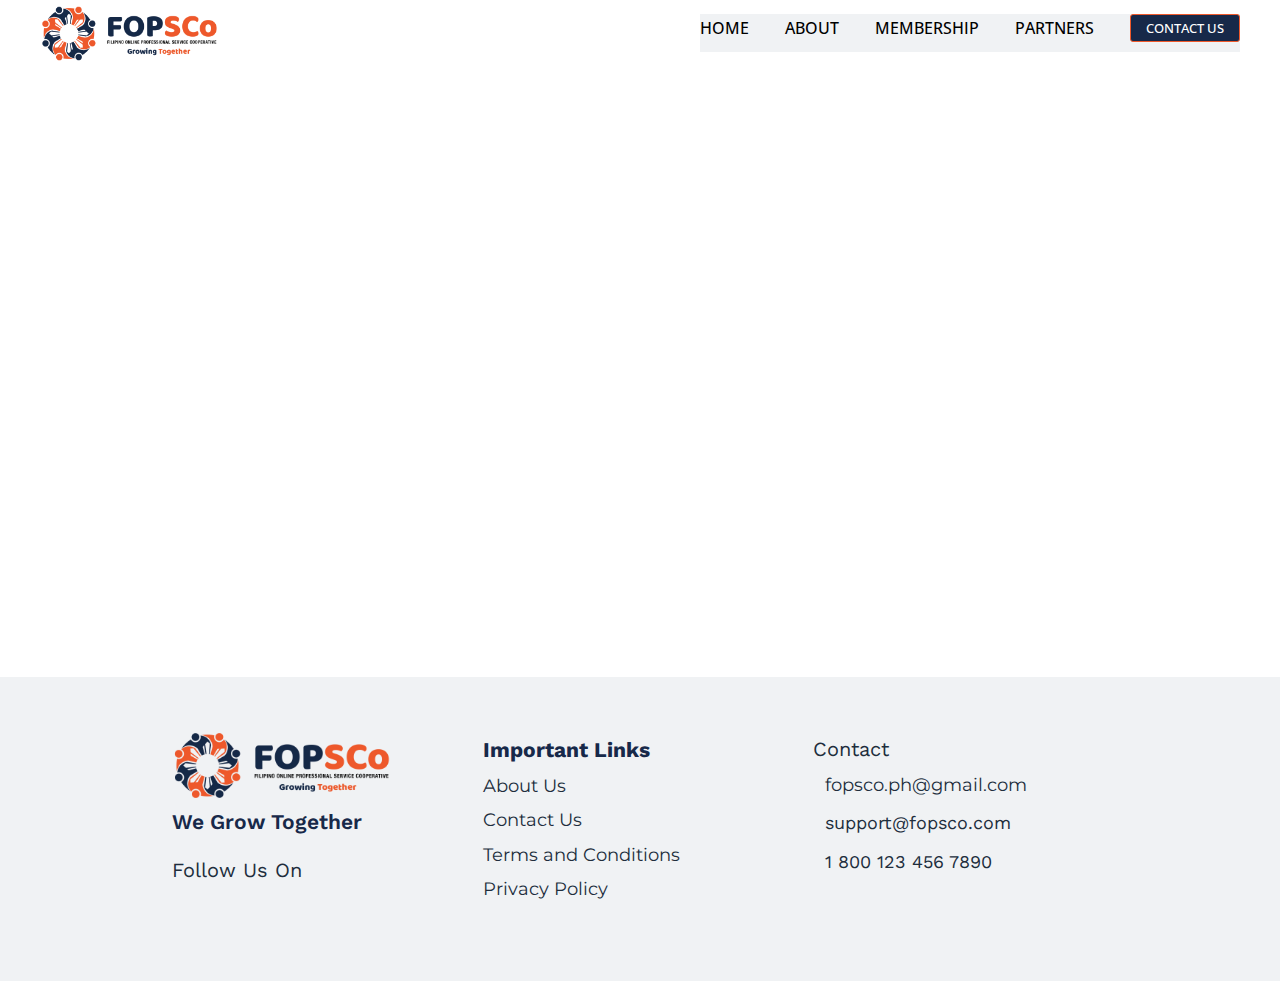
<file: index.html>
<!DOCTYPE html>
<html lang="en">
<head>
  <meta charset="UTF-8">
  <meta name="viewport" content="width=device-width, initial-scale=1.0">
  <title>FOPSCo Pages List</title>
  <meta property="og:title" content="">
  <meta property="og:description" content="">
  <meta property="og:image" content="">
  <meta name="description" content="">
  <meta name="keywords" content="">
  <meta name="robots" content="">
  <link rel="icon"
    href="images/aHR0cHM6Ly9hc3NldHMuZ3Jvb3ZlYXBwcy5jb20vaW1hZ2VzLzVmODkxY2FkM2Q4NmY1MDA3NmZlOGZjMC8xNzA3NDA2NDI4X1VudGl0bGVkZGVzaWduMS5wbmc.webp">
  <link rel="preconnect" href="https://fonts.gstatic.com">
  <link
    href="https://fonts.googleapis.com/css2?family=Abril+Fatface&family=Amatic+SC:wght@400;700&family=Architects+Daughter&family=Asap:wght@400;700&family=Balsamiq+Sans:wght@400;700&family=Barlow:wght@400;700;900&family=Bebas+Neue&family=Bitter:wght@400;700;900&family=Cabin:wght@400;700&family=Cairo:wght@400;700&family=Cormorant+Garamond:wght@400;700&family=Crimson+Text:wght@400;700&family=Dancing+Script:wght@400;700&family=Fira+Sans:wght@400;700;900&family=Fjalla+One&family=Indie+Flower&family=Josefin+Sans:wght@400;700&family=Lato:wght@400;700;900&family=Libre+Baskerville:wght@400;700&family=Libre+Franklin:wght@400;700;900&family=Lobster&family=Lora:wght@400;700&family=Martel:wght@400;700;900&family=Merriweather:wght@400;700;900&family=Montserrat:wght@400;700;900&family=Mukta:wght@400;700&family=Noto+Sans+JP:wght@400;700&family=Noto+Sans+KR:wght@400;700;900&family=Noto+Sans:wght@400;700&family=Noto+Serif:wght@400;700&family=Nunito+Sans:wght@200;300;400;700;900&family=Nunito:wght@300;400;700;900&family=Old+Standard+TT:wght@400;700&family=Open+Sans+Condensed:wght@300;700&family=Open+Sans:wght@300;400;700&family=Oswald:wght@400;700&family=Overpass:wght@400;700;900&family=Oxygen:wght@300;400;700&family=PT+Sans+Narrow:wght@400;700&family=PT+Sans:wght@400;700&family=PT+Serif:wght@400;700&family=Pacifico&family=Playfair+Display:wght@400;700;900&family=Poppins:ital,wght@0,300;0,400;0,700;0,900;1,300;1,400;1,700;1,900&family=Raleway:wght@400;700;900&family=Roboto+Condensed:wght@400;700&family=Roboto+Slab:wght@400;700;900&family=Roboto:ital,wght@0,100;0,300;0,400;0,500;0,700;0,900;1,100;1,300;1,400;1,500;1,700;1,900&family=Rubik:ital,wght@0,400;0,700;1,900&family=Shadows+Into+Light&family=Signika:wght@400;700&family=Slabo+27px&family=Source+Code+Pro:wght@400;700;900&family=Source+Sans+Pro:wght@400;700;900&family=Source+Serif+Pro:wght@400;700;900&family=Tajawal:wght@400;700;900&family=Titillium+Web:wght@400;700;900&family=Ubuntu:wght@400;700&family=Work+Sans:wght@400;700;900&display=swap"
    rel="stylesheet">
  <link href="css/inpage_published.css" rel="stylesheet">
  <script type="text/javascript" async="" defer="" src="js/matomo.js"></script>
  <script src="js/e7647a48d4.js" crossorigin="anonymous"></script>
  <script
    type="text/javascript"> window.websiteurl = ""; var megamenuEvent = new Event('megamenuLoaded'); function setPageUrl(button, page, queryString) { var pageUrl = site.pages[page]?.url; button.setAttribute('href', pageUrl + (queryString || '')); } function urlWithQueryParam(linkHREF) { if (linkHREF.match(/^(http|https)?:\/\//i)) { var newQuery = window.location.search.substring(1); if (linkHREF.includes(newQuery)) return linkHREF; var baseLink = linkHREF.split('?')[0]; var existingQuery = linkHREF.split('?')[1] || ''; var hash = baseLink.split('#')[1] || existingQuery.split('#')[1] || ''; baseLink = baseLink.split('#')[0]; existingQuery = existingQuery.split('#')[0]; newQuery = newQuery ? '&' + newQuery : ''; var hashStr = hash ? '#' + hash : ''; var queryStr = existingQuery || newQuery ? '?' + existingQuery + newQuery : ''; return baseLink + queryStr + hashStr; } return linkHREF; } function openQuickPopup(id, config, popupFrame) { const popupClosebutton = '<button class="quick-popup-close-' + (config.closeButton || 'small') + '"><svg xmlns="http://www.w3.org/2000/svg" viewBox="0 0 32 32"><title>Close</title><g stroke-linecap="square" stroke-linejoin="miter" stroke-width="1" transform="translate(0.5 0.5)" fill="#dcdcea" stroke="#dcdcea"><line fill="none" stroke="#dcdcea" stroke-miterlimit="10" x1="27" y1="5" x2="5" y2="27"></line> <line fill="none" stroke="#dcdcea" stroke-miterlimit="10" x1="27" y1="27" x2="5" y2="5"></line></g></svg></button>'; if (document.body.classList.contains('gpblsh')) { if (!document.querySelector('[data-gp-quick-popup-id="' + id + '"]')) { var quickPopupWrapper = document.createElement('div'); quickPopupWrapper.setAttribute('data-gp-quick-popup-id', id); quickPopupWrapper.classList.add('hidden-popup'); var quickPopupWrapperInner = document.createElement('div'); quickPopupWrapperInner.innerHTML = popupClosebutton; quickPopupWrapperInner.style = "width:" + (config.width || 625) + "px"; popupFrame.classList.add('popupframe'); quickPopupWrapperInner.prepend(popupFrame); quickPopupWrapper.prepend(quickPopupWrapperInner); document.body.prepend(quickPopupWrapper); quickPopupWrapper.classList.remove('hidden-popup'); if (config.appearingAnimation) { quickPopupWrapper.children[0].classList.add(config.appearingAnimation); quickPopupWrapper.children[0].classList.add('animated'); } quickPopupWrapper.addEventListener('click', e => { if (config.leavingAnimation) { quickPopupWrapper.children[0].classList.add(config.leavingAnimation); quickPopupWrapper.children[0].classList.add('animated'); setTimeout(() => { quickPopupWrapper.children[0].classList.remove(config.leavingAnimation); quickPopupWrapper.classList.add('hidden-popup'); }, 1000); } else { quickPopupWrapper.classList.add('hidden-popup'); } }); } else { document.querySelector('[data-gp-quick-popup-id="' + id + '"]').classList.remove('hidden-popup'); } } }
  </script>
  <script>window.site || window.encodeSite || (window.encodeSite = function (e, s) { return e.pages = JSON.parse(atob(e.pages)), window.site = function (e) { try { const s = { ...e.pages } || {}; return new Proxy({}, {}) instanceof Object ? (delete e.pages, e.isProxy = !0, new Proxy(e, { pages: s, get(e, s) { return "pages" === s && s in this.pages ? this.pages[s] : "pages" === s ? this.pages : s in e ? e[s] : void 0 }, set: (e, s, t) => (e[s] = t, !0) })) : void 0 } catch (e) { } const s = { ...e.pages } || {}; if (new Proxy({}, {}) instanceof Object) return delete e.pages, e.isProxy = !0, new Proxy(e, { pages: s, get(e, s) { return "pages" === s && s in this.pages ? this.pages[s] : "pages" === s ? this.pages : s in e ? e[s] : void 0 }, set: (e, s, t) => (e[s] = t, !0) }) }(e), window.site });</script>
  <script
    type="text/javascript"> var _paq = window._paq || []; /* tracker methods like "setCustomDimension" should be called before "trackPageView" */ _paq.push(["setDocumentTitle", document.domain + "/" + document.title]); _paq.push(["setCookieDomain", "*.localhost"]); _paq.push(["setDomains", ["*.localhost"]]); _paq.push(['setCustomDimension', 1, "65c07809eeff8f0f7c60e362"]); _paq.push(['setCustomDimension', 2, "9FDNGhGEA"]); _paq.push(['trackPageView']); _paq.push(['enableLinkTracking']); (function () { var u = "//matomo.groovetech.io/"; _paq.push(['setTrackerUrl', u + 'matomo.php']); _paq.push(['setSiteId', '4']); var d = document, g = d.createElement('script'), s = d.getElementsByTagName('script')[0]; g.type = 'text/javascript'; g.async = true; g.defer = true; g.src = u + 'matomo.js'; s.parentNode.insertBefore(g, s); })(); </script>
  <noscript>
    <p><img src="//matomo.groovetech.io/matomo.php?idsite=4&rec=1" style="border:0;" alt="" /></p>
  </noscript>
  <link data-gp-stylesheet="" href="css/index.css" rel="stylesheet">
</head>
<body>
  <script>
    if (!window.mergeContentSettings) { function mergeContentSettings() { } }
  </script>
  <script id="IE-check">
    (function () { if (!!window.navigator.userAgent.match(/MSIE|Trident/)) { document.getElementById("IE-warning").style.display = "block"; } else { document.getElementById("IE-warning").remove(); } })();
  </script>
  <div id="custom-top"> </div>
  <script>
    (function () { var populateSiteSettings = async function () { if (window.encodeSite) { const result = await encodeSite({ "pages": "[base64]", "popups": [], "navigation": [{ "url": "index", "name": "HOME", "megamenu": null, "megamenuHideScreens": [], "megamenuAlignment": null, "megamenuMaxWidth": null, "children": [] }, { "url": "about-us", "name": "ABOUT", "megamenu": null, "megamenuHideScreens": [], "megamenuAlignment": null, "megamenuMaxWidth": null, "children": [] }, { "url": "membership", "name": "MEMBERSHIP", "megamenu": null, "megamenuHideScreens": [], "megamenuAlignment": null, "megamenuMaxWidth": null, "children": [] }, { "url": "partners", "name": "PARTNERS", "megamenu": null, "megamenuHideScreens": [], "megamenuAlignment": null, "megamenuMaxWidth": null, "children": [] }, { "url": "contact-us", "name": "CONTACT US", "megamenu": null, "megamenuHideScreens": [], "megamenuAlignment": null, "megamenuMaxWidth": null, "children": [] }], "baseURL": "https://v1.gdapis.com/api" }, "65c07809eeff8f0f7c60e362"); if (!window.inBuilder && window.websiteurl) { const separator = window.websiteurl.charAt(window.websiteurl.length - 1) === '/' ? '' : '/'; for (const page in window.site.pages) { window.site.pages[page].url = window.websiteurl + separator + window.site.pages[page]?.url; } } if (window.site) window.encodeSite = undefined; site.subscribed = []; site.subscribe = callback => { site.subscribed.push(callback); }; var clearSiteCheck = setInterval(function () { if (window.site.isProxy) { window.dispatchEvent(new Event('settingsLoaded')); clearInterval(clearSiteCheck); } }, 250); } }; document.readyState !== 'loading' ? populateSiteSettings() : document.addEventListener("DOMContentLoaded", populateSiteSettings); })();
  </script>
  <div id="page-container" data-gp-page-id="9FDNGhGEA">
    <div class="blocks-container" id="blocks-container">
      <section data-gp-component="block" data-gp-block-id="jdaeg1E6I" data-gp-block="true"
        data-gp-block-type="global_block" data-gp-block-data="{"
        type":"global_block","id":"jdaeg1e6i","revision":1708715832}"="" data-gp-disable-styles=""
        data-gp-disable-buttons="[" save","grid","spacer","clipboard","source"]"="" data-gp-component-id="DnlAC4SisE"
        class="gp-component gp-component-id-DnlAC4SisE gp-navmenu-block"><a name="DnlAC4SisE"
          data-gp-block-anchor=""></a>
        <div class="gp-component gp-navmenu-block gp-component-id-spm1rS_XM" data-gp-block-id="12378829"
          data-gp-block-data="{" id":12378829,"type":"block","thumbnail":"="" assets.grooveapps.com=""
          pages-screenshots=""
          65d8ef791d08f.png","category":"fopsco","tag":"designed","user_id":"5f891cad3d86f50076fe8fc0","filename":null,"height":107,"global":0,"tailwind":0}"=""
          data-gp-block-type="block" id="spm1rS_XM" tabindex="0">
          <div class="" data-section-overlay=""></div>
          <div class="gp-component gp-component-id-TC3JnO95hQ" tabindex="0">
            <div class="gp-component-id-pRhagySS6h gp-component" data-navbar="" tabindex="0">
              <div class="gp-component-id-Wk9BPg6xS" tabindex="0"> <img
                  src="images/aHR0cHM6Ly9hc3NldHMuZ3Jvb3ZlYXBwcy5jb20vaW1hZ2VzLzVmODkxY2FkM2Q4NmY1MDA3NmZlOGZjMC8xNzA3NjMxMjU1X0ZPUFNDb2xvZ29uZXdjb2xvci5wbmc.webp"
                  alt=""
                  class="inline-flex items-start justify-start object-cover object-center gp-component gp-component-id-Vl5dGyAzNb"
                  tabindex="0">
                <div class="gp-component-id-3JMAFNunA0 gp-component" tabindex="0">
                  <div class="gp-component gp-component-id-IRB7iTGme8" data-gp-navmenu-id="jeIvKDd_G4"
                    data-gp-classes="">
                    <div class="data-gp-navmenu-container gp-component-id-H3iq2xui8w hidden builder-hidden"
                      data-collapse="">
                      <div class="lg:mr-9 gp-navmenu-link"><a href="home.html"
                          class="block pl-4 pr-4 pt-4 pb-4 lg:pl-0 lg:pr-0 lg:pt-0 lg:pb-0 gp-component-id-bNEUlGsotQ">
                          HOME </a></div>
                      <div class="lg:mr-9 gp-navmenu-link"><a href="about-us.html"
                          class="block pl-4 pr-4 pt-4 pb-4 lg:pl-0 lg:pr-0 lg:pt-0 lg:pb-0 gp-component-id-MT6aEfuWmr">
                          ABOUT </a></div>
                      <div class="lg:mr-9 gp-navmenu-link"><a href="membership.html"
                          class="block pl-4 pr-4 pt-4 pb-4 lg:pl-0 lg:pr-0 lg:pt-0 lg:pb-0 gp-component-id-I2Ec7Y_hLS">
                          MEMBERSHIP </a></div>
                      <div class="lg:mr-9 gp-navmenu-link"><a href="partners.html"
                          class="block pl-4 pr-4 pt-4 pb-4 lg:pl-0 lg:pr-0 lg:pt-0 lg:pb-0 gp-component-id-UI_2Fm606x">
                          PARTNERS </a></div>
                      <div class="lg:mr-9 gp-navmenu-link"><a href="contact-us.html"
                          class="block pl-4 pr-4 pt-4 pb-4 lg:pl-0 lg:pr-0 lg:pt-0 lg:pb-0 gp-component-id-y14w1TgukM">
                          CONTACT US </a></div>
                    </div>
                    <script src="js/navmenu-lib.web.js" id="script-IZQ9OMpMYI"></script>
                    <script class="gp-navmenu-script"
                      id="script-VM09jU4k6"> (function () { var checkSetup = setInterval(function () { if (window.setupNavmenu && window.site) { setupNavmenu("jeIvKDd_G4", "[base64]", "IRB7iTGme8"); clearInterval(checkSetup); } }, 250); })(); </script>
                  </div>
                </div> <button class="gp-component-id-eb6UmJiWmo gp-component" data-menu-toggle=""> <span
                    class="fas fa-bars gp-component-id-ML4iF9zDSK gp-component" aria-hidden="true"></span></button>
              </div>
            </div>
          </div>
        </div>
      </section>
      <section style="min-height: calc(100vh - 290px);">
        &nbsp;
      </section>
      <section data-gp-component="block" data-gp-block-id="Ew7Kj9OHb" data-gp-block="true"
        data-gp-block-type="global_block" data-gp-block-data="{"
        type":"global_block","id":"ew7kj9ohb","revision":1707885736}"="" data-gp-disable-styles=""
        data-gp-disable-buttons="[" save","grid","spacer","clipboard","source"]"="" data-gp-component-id="7N3Anb8gWJ"
        class="gp-component gp-component-id-7N3Anb8gWJ" id="7N3Anb8gWJ" tabindex="0"><a name="7N3Anb8gWJ"
          data-gp-block-anchor=""></a>
        <div class="gp-component gp-component-id-SO4zLrjjDF" tabindex="0" id="SO4zLrjjDF" data-gp-block-id="L0eiuyr6y_A"
          data-gp-block-type="standard" data-gp-block-data="{" id":"l0eiuyr6y_a"}"="" style="">
          <div class="" data-section-overlay=""></div>
          <div class="gp-component gp-component-id-4N1Uxb0gED" tabindex="0">
            <div class="gp-component gp-component-id-nOaBDL1Ouv" tabindex="0">
              <div class="gp-component-id-lMuNGRrcD_P">
                <div class="gp-component-id-gWtHhc7Zn0J" data-gp-grid-col="">
                  <div class="gp-component gp-component-id-WRHfYO0fWb" tabindex="0">
                    <div class="gp-component gp-component-id-mS0wvKVlHM" tabindex="0"><a data-gp-button-id="x1rSoHw7i"
                        class="inline-flex items-start justify-start overflow-hidden gp-component gp-component-id-y0l9hCCgnF"
                        href="https://fopsco.ph/index"><img
                          src="images/aHR0cHM6Ly9hc3NldHMuZ3Jvb3ZlYXBwcy5jb20vaW1hZ2VzLzVmODkxY2FkM2Q4NmY1MDA3NmZlOGZjMC8xNzA3NjMxMjU1X0ZPUFNDb2xvZ29uZXdjb2xvci5wbmc.webp"
                          alt="" class="object-cover object-center">
                        <script
                          id="script-qZHvJ2MWl"> ['load', 'settingsLoaded', 'megamenuLoaded'].forEach(myEvent => { window.addEventListener(myEvent, function () { const button = document.querySelector('[data-gp-button-id="x1rSoHw7i"]'); if (button) setPageUrl(button, "9FDNGhGEA", null) }); }); </script>
                      </a></div>
                    <div class="gp-text-container gp-component gp-component-id-leje_1kvN3" tabindex="0">
                      <p class="gp-component-id-VKTudLd025" data-id="quill-node-0">We Grow Together</p>
                    </div>
                    <div class="gp-text-container gp-component gp-component-id-s0zvJNUXRJ" tabindex="0">
                      <h3 class="gp-component-id-DJeUYfRZp9" data-id="quill-node-0">Follow Us On</h3>
                    </div>
                    <div class="gp-component gp-component-id-8Rv2l5Kcgj" tabindex="0">
                      <div class="gp-component-id-V9O9qe7XeY"> <a
                          class="text-5xl gp-component gp-component-id-CCJi75UJ2v" data-gp-button-id="2gOX15OOn_"
                          href="https://www.youtube.com/@FOPSCoPH" target="_blank"><span class="fab fa-youtube"
                            aria-hidden="true"></span> </a><a class="text-5xl gp-component gp-component-id-ksoDbq021f"
                          data-gp-button-id="ZGslWQwm0A" href="https://www.facebook.com/fopsco.ph" target="_blank"><span
                            class="fab fa-facebook" aria-hidden="true"></span> </a> <a
                          class="text-5xl gp-component gp-component-id-zgWlgumL1k" data-gp-button-id="aI8cCXRKXW"
                          href="https://www.instagram.com/fopsco.ph/" target="_blank"><span
                            class="fab fa-instagram-square" aria-hidden="true"></span> </a> <a
                          class="text-5xl gp-component gp-component-id-RGY7wAxPac" data-gp-button-id="ZHhNIt2JfQ"
                          href="https://twitter.com/fopsco_ph" target="_blank"><span class="fab fa-twitter-square"
                            aria-hidden="true"></span> </a></div>
                    </div>
                  </div>
                </div>
                <div class="gp-component-id-_b4XHxw0tQe" data-gp-grid-col="">
                  <div class="gp-component gp-component-id-q5N7U3YL_q8" tabindex="0">
                    <div class="gp-text-container gp-component gp-component-id-eMMAaxFha0a" tabindex="0">
                      <h3 class="gp-component-id-ZkuS159hJ8C" data-id="quill-node-0"><strong
                          class="gp-component-id-2dijMWqKgc">Important Links</strong></h3>
                    </div><a data-gp-button-id="sObnvJkgf" class="gp-component gp-component-id-blhoG6NqxPJ" href="about-us.html"> About Us
                      <script
                        id="script-hwPUSJu_Kh"> window.addEventListener('load', function () { var button = document.querySelectorAll('[data-gp-button-id="sObnvJkgf"]')[0]; var queryString = null; var pageUrl = site.pages['PwTXWempE'].url; button.setAttribute('href', pageUrl + (queryString || '')); }); </script>
                    </a><a data-gp-button-id="l2sOSmZ6H" class="gp-component gp-component-id-ul0phZSIzc0" href="contact-us.html"> Contact Us
                      <script
                        id="script-OtgpLRQqxM"> window.addEventListener('load', function () { var button = document.querySelectorAll('[data-gp-button-id="l2sOSmZ6H"]')[0]; var queryString = null; var pageUrl = site.pages['jGbkr0NyF'].url; button.setAttribute('href', pageUrl + (queryString || '')); }); </script>
                    </a><a data-gp-button-id="UwE4qMrYB" class="block gp-component gp-component-id-LQbpvpLNRPI"
                      href="https://fopsco.ph/terms-and-condition">Terms and Conditions
                      <script
                        id="script-G_UI7lbMK"> ['load', 'settingsLoaded', 'megamenuLoaded'].forEach(myEvent => { window.addEventListener(myEvent, function () { const button = document.querySelector('[data-gp-button-id="UwE4qMrYB"]'); if (button) setPageUrl(button, "uIyJQ7b6F", null) }); }); </script>
                    </a><a data-gp-button-id="IxjGTfPtp" class="gp-component gp-component-id-ij7dWKDtETF"
                      href="https://fopsco.ph/privacy-policy">Privacy Policy
                      <script
                        id="script-a1qVs722F"> ['load', 'settingsLoaded', 'megamenuLoaded'].forEach(myEvent => { window.addEventListener(myEvent, function () { const button = document.querySelector('[data-gp-button-id="IxjGTfPtp"]'); if (button) setPageUrl(button, "a9AUdFL6a", null) }); }); </script>
                    </a>
                  </div>
                </div>
                <div class="gp-component-id-S04FVGDTJa7" data-gp-grid-col="">
                  <div class="gp-component gp-component-id-O1quRKBIvuX" tabindex="0">
                    <div class="gp-text-container gp-component gp-component-id-cxntWWyVIsJ" tabindex="0">
                      <h3 class="gp-component-id-z1gMQ0WcxDF" data-id="quill-node-0">Contact</h3>
                    </div>
                    <li class="gp-component gp-component-id-ZjwBVmf9Rt6" tabindex="0"> <span
                        class="fas fa-envelope gp-component gp-component-id-ZYqY0ZH0b8y" tabindex="0"
                        aria-hidden="true"></span>
                      <div class="gp-text-container gp-component gp-component-id-bt6uvfQ_YMj">
                        <p class="gp-component-id-JPKtYiBPH7w" data-id="quill-node-0"><a
                            href="/cdn-cgi/l/email-protection#98fef7e8ebfbf7b6e8f0d8fff5f9f1f4b6fbf7f5"
                            rel="noopener noreferrer" target="_blank"><span class="__cf_email__"
                              data-cfemail="95f3fae5e6f6fabbe5fdd5f2f8f4fcf9bbf6faf8">[email protected]</span></a></p>
                      </div>
                    </li>
                    <li class="gp-component gp-component-id-R2Jksnfbqmv" tabindex="0"> <span
                        class="fas fa-envelope gp-component gp-component-id-BU_FVQFGo8c" tabindex="0"
                        aria-hidden="true"></span>
                      <div class="gp-text-container gp-component gp-component-id-0o6z3nriQTe">
                        <p class="gp-component-id-tV0u7A79CTA" data-id="quill-node-0"><a
                            href="/cdn-cgi/l/email-protection" class="__cf_email__"
                            data-cfemail="70030500001f020430161f0003131f5e131f1d">[email protected]</a></p>
                      </div>
                    </li>
                    <li class="gp-component gp-component-id-QsdDvv_gKpb" tabindex="0"> <span
                        class="fas fa-phone-alt gp-component gp-component-id-yfNFev6mA6V" tabindex="0"
                        aria-hidden="true"></span>
                      <div class="gp-text-container gp-component gp-component-id-EMf2bxnLTu1">
                        <p class="gp-component-id-ugxmC8UZzfa" data-id="quill-node-0">1 800 123 456 7890</p>
                      </div>
                    </li>
                  </div>
                </div>
              </div>
            </div>
          </div>
        </div>
      </section>
    </div>
    <div id="blocks-staging" style="top: 0px; left: 0; position: absolute;"></div>
  </div>
  <div id="custom-bottom"> </div>
  <script data-cfasync="false" src="js/email-decode.min.js"></script>
  <script> (function () { var callSiteCallbacks = function () { if (window.site && window.site.subscribed) { site.subscribed.forEach(callback => { callback(); }); } }; document.readyState !== 'loading' ? callSiteCallbacks() : document.addEventListener("DOMContentLoaded", callSiteCallbacks); })(); </script>
  <script src="js/inpage_published.js"></script>
</body>
</html>
</file>
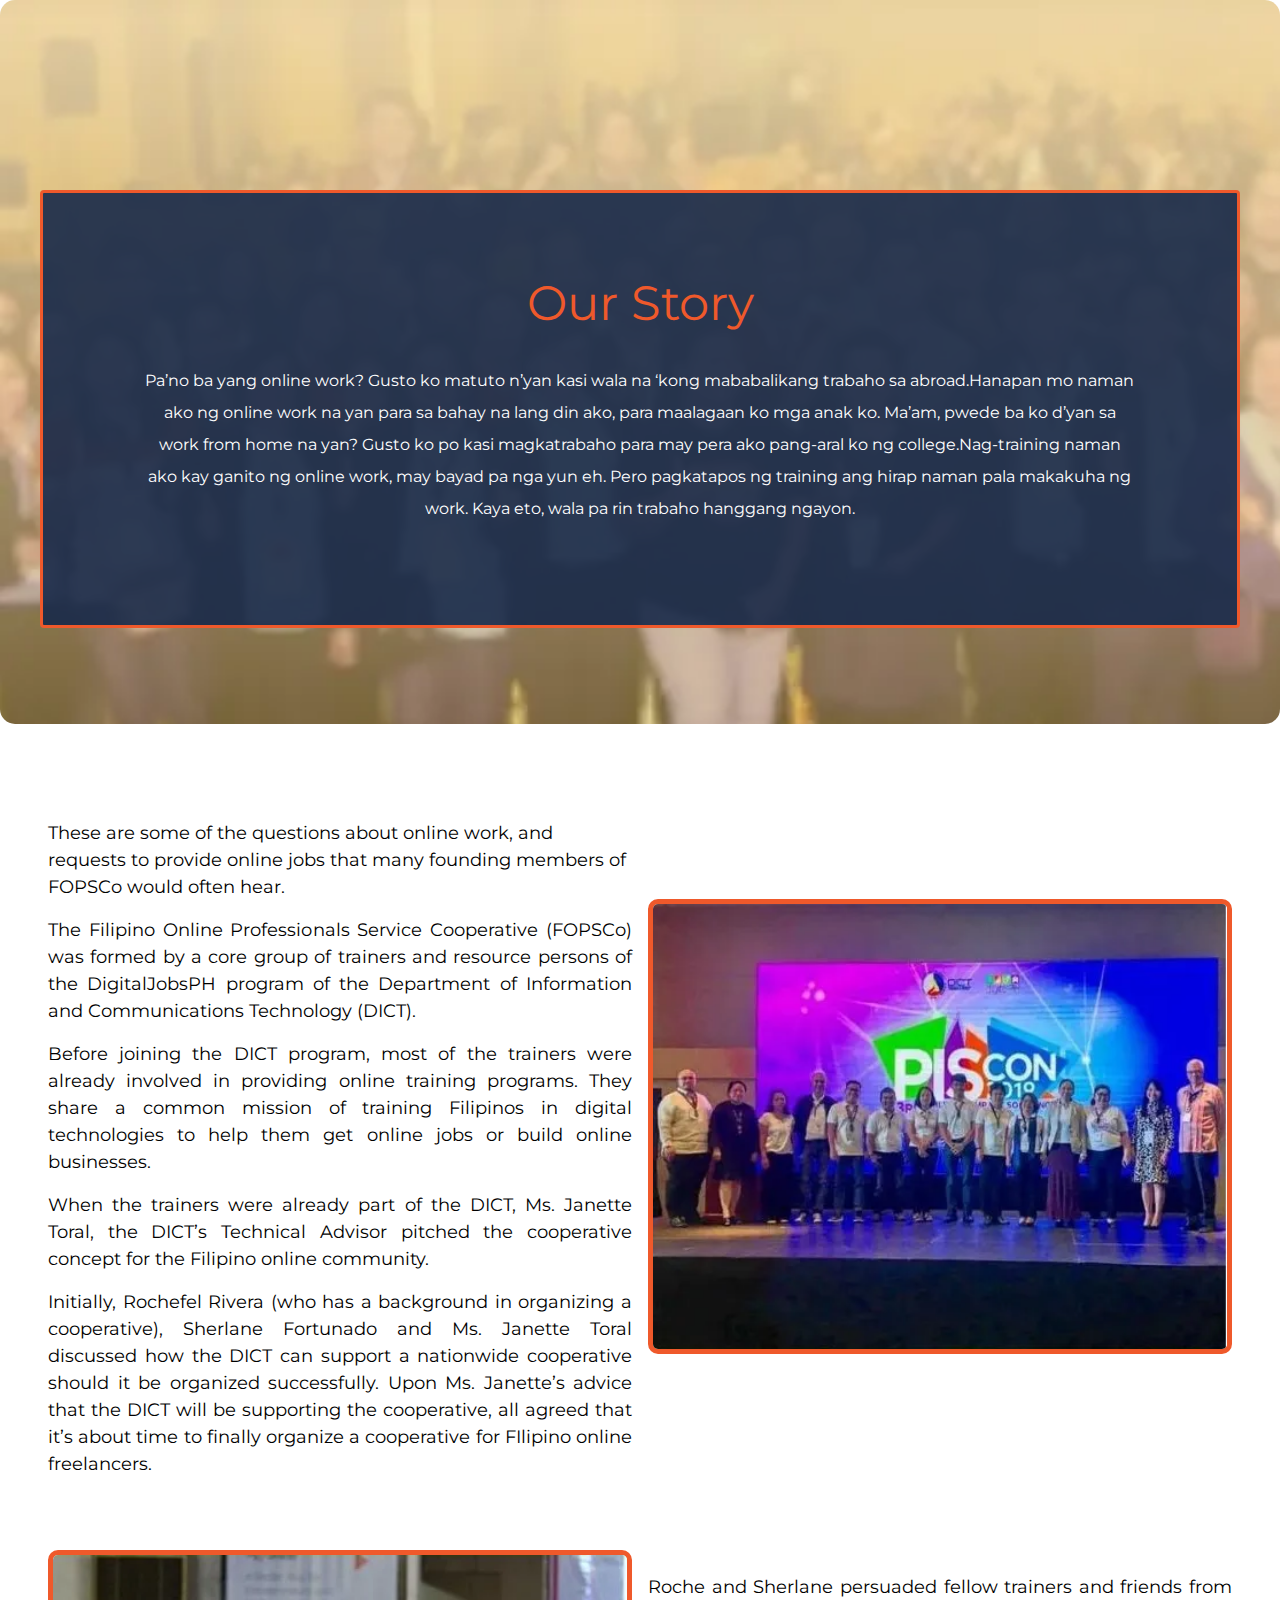
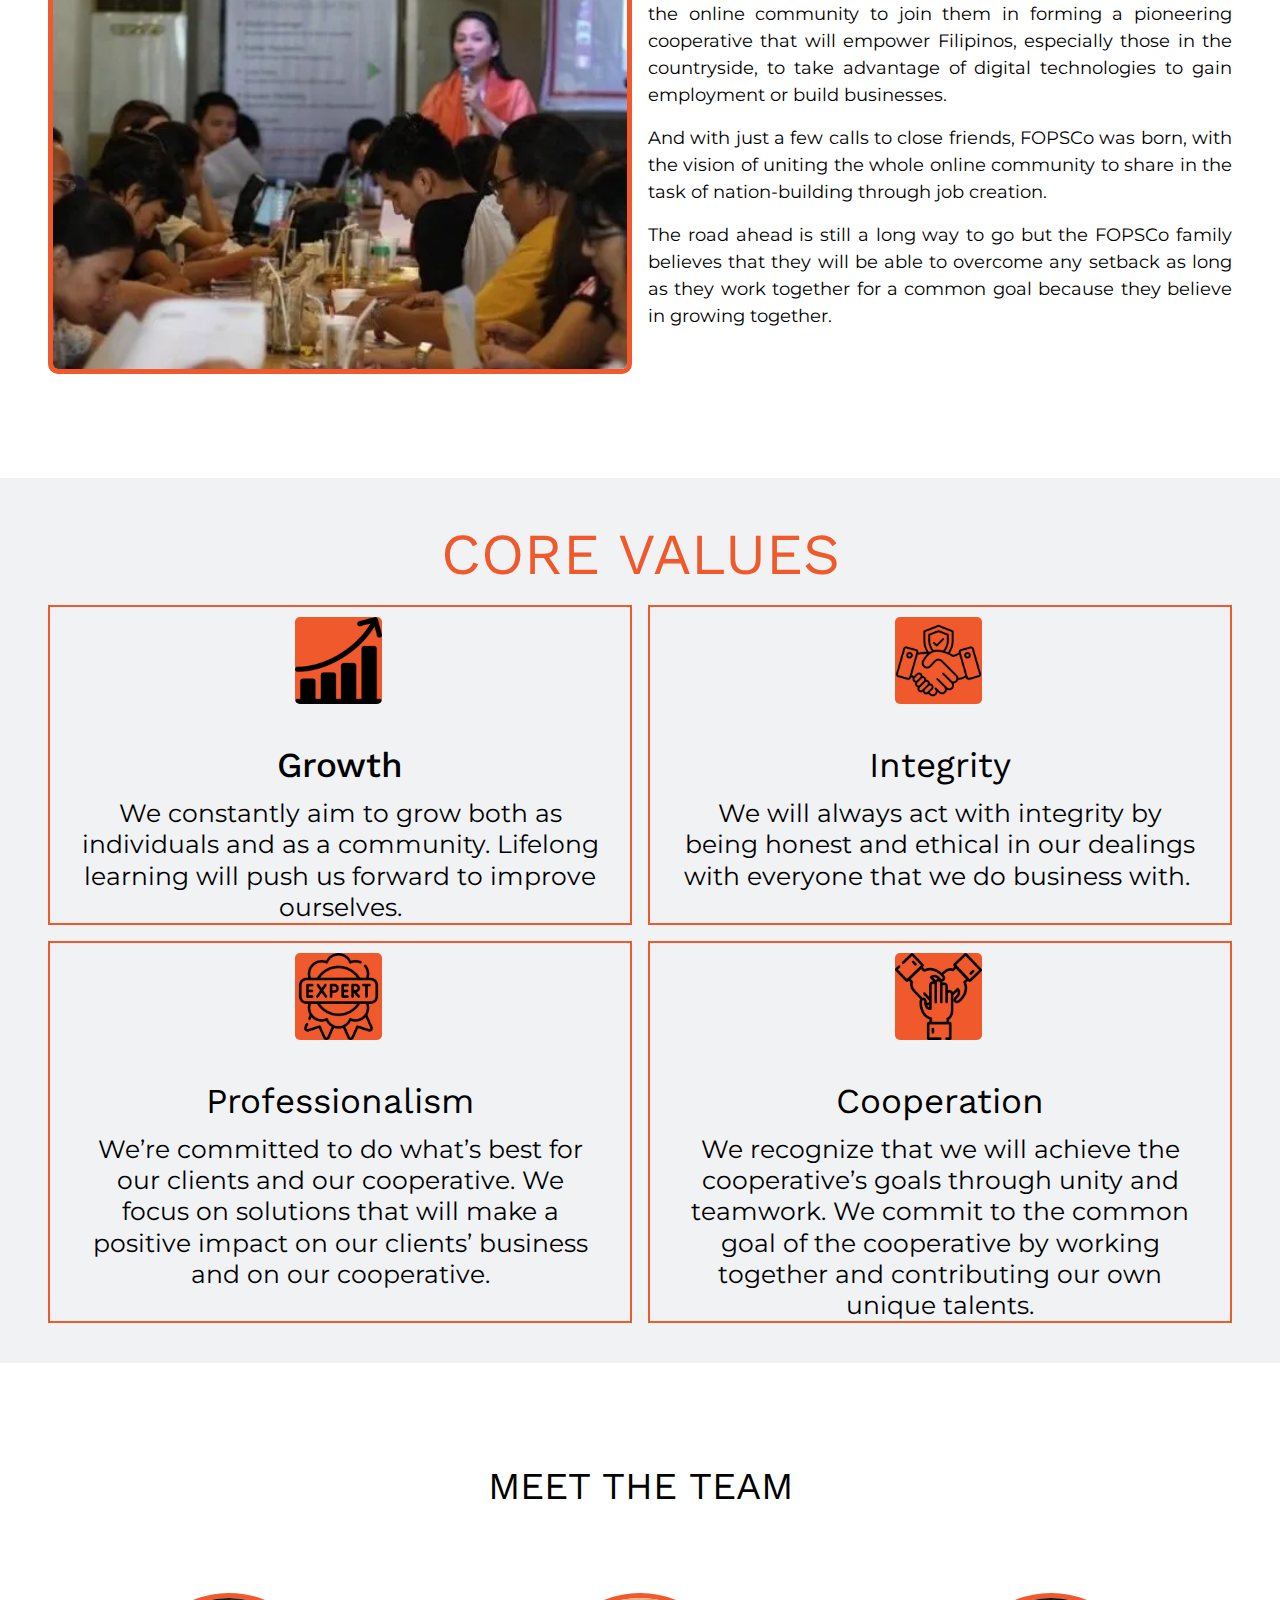
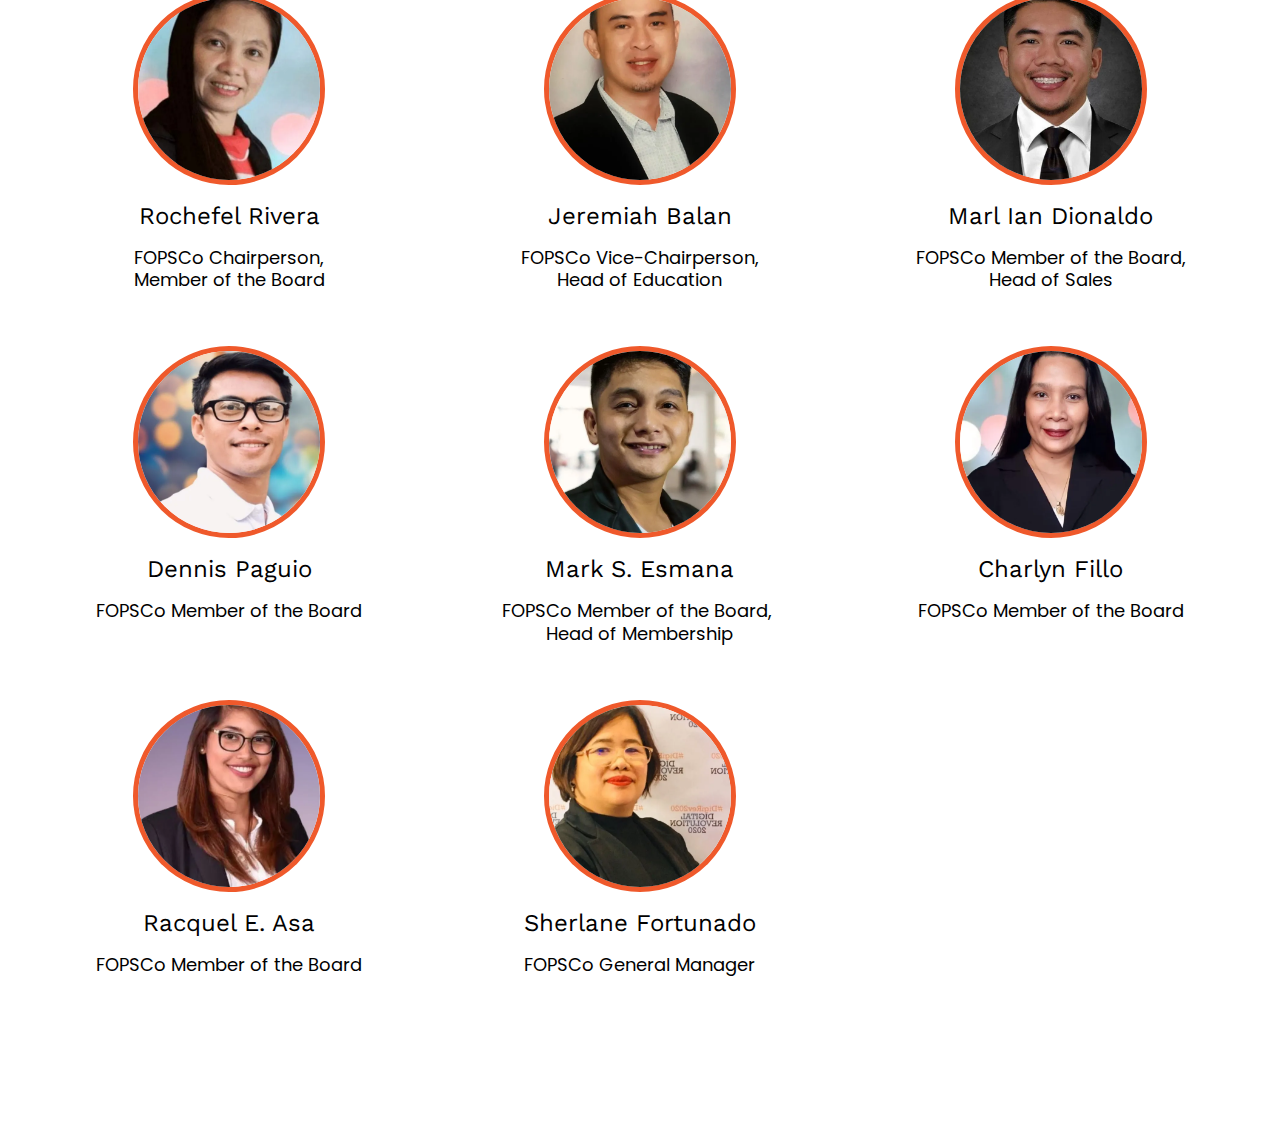
<file: about-us.html>
<html>

<head>
  <meta charset="utf-8">
  <title>About Us</title>
  <meta name="viewport" content="width=device-width, initial-scale=1.0">
  <meta property="og:title" content="">
  <meta property="og:description" content="">
  <meta property="og:image" content="">
  <meta name="description" content="">
  <meta name="keywords" content="">
  <meta name="robots" content="">
  <link rel="icon"
    href="images/aHR0cHM6Ly9hc3NldHMuZ3Jvb3ZlYXBwcy5jb20vaW1hZ2VzLzVmODkxY2FkM2Q4NmY1MDA3NmZlOGZjMC8xNzA3NDA2NDI4X1VudGl0bGVkZGVzaWduMS5wbmc.webp">
  <link rel="preconnect" href="https://fonts.gstatic.com">
  <link
    href="https://fonts.googleapis.com/css2?family=Abril+Fatface&family=Amatic+SC:wght@400;700&family=Architects+Daughter&family=Asap:wght@400;700&family=Balsamiq+Sans:wght@400;700&family=Barlow:wght@400;700;900&family=Bebas+Neue&family=Bitter:wght@400;700;900&family=Cabin:wght@400;700&family=Cairo:wght@400;700&family=Cormorant+Garamond:wght@400;700&family=Crimson+Text:wght@400;700&family=Dancing+Script:wght@400;700&family=Fira+Sans:wght@400;700;900&family=Fjalla+One&family=Indie+Flower&family=Josefin+Sans:wght@400;700&family=Lato:wght@400;700;900&family=Libre+Baskerville:wght@400;700&family=Libre+Franklin:wght@400;700;900&family=Lobster&family=Lora:wght@400;700&family=Martel:wght@400;700;900&family=Merriweather:wght@400;700;900&family=Montserrat:wght@400;700;900&family=Mukta:wght@400;700&family=Noto+Sans+JP:wght@400;700&family=Noto+Sans+KR:wght@400;700;900&family=Noto+Sans:wght@400;700&family=Noto+Serif:wght@400;700&family=Nunito+Sans:wght@200;300;400;700;900&family=Nunito:wght@300;400;700;900&family=Old+Standard+TT:wght@400;700&family=Open+Sans+Condensed:wght@300;700&family=Open+Sans:wght@300;400;700&family=Oswald:wght@400;700&family=Overpass:wght@400;700;900&family=Oxygen:wght@300;400;700&family=PT+Sans+Narrow:wght@400;700&family=PT+Sans:wght@400;700&family=PT+Serif:wght@400;700&family=Pacifico&family=Playfair+Display:wght@400;700;900&family=Poppins:ital,wght@0,300;0,400;0,700;0,900;1,300;1,400;1,700;1,900&family=Raleway:wght@400;700;900&family=Roboto+Condensed:wght@400;700&family=Roboto+Slab:wght@400;700;900&family=Roboto:ital,wght@0,100;0,300;0,400;0,500;0,700;0,900;1,100;1,300;1,400;1,500;1,700;1,900&family=Rubik:ital,wght@0,400;0,700;1,900&family=Shadows+Into+Light&family=Signika:wght@400;700&family=Slabo+27px&family=Source+Code+Pro:wght@400;700;900&family=Source+Sans+Pro:wght@400;700;900&family=Source+Serif+Pro:wght@400;700;900&family=Tajawal:wght@400;700;900&family=Titillium+Web:wght@400;700;900&family=Ubuntu:wght@400;700&family=Work+Sans:wght@400;700;900&display=swap"
    rel="stylesheet">
  <link href="css/inpage_published.css" rel="stylesheet">
  <script type="text/javascript" async="" defer="" src="js/matomo.js"></script>
  <script src="js/e7647a48d4.js" crossorigin="anonymous"></script>
  <script
    type="text/javascript"> window.websiteurl = "https://fopsco.ph/"; var megamenuEvent = new Event('megamenuLoaded'); function setPageUrl(button, page, queryString) { var pageUrl = site.pages[page]?.url; button.setAttribute('href', pageUrl + (queryString || '')); } function urlWithQueryParam(linkHREF) { if (linkHREF.match(/^(http|https)?:\/\//i)) { var newQuery = window.location.search.substring(1); if (linkHREF.includes(newQuery)) return linkHREF; var baseLink = linkHREF.split('?')[0]; var existingQuery = linkHREF.split('?')[1] || ''; var hash = baseLink.split('#')[1] || existingQuery.split('#')[1] || ''; baseLink = baseLink.split('#')[0]; existingQuery = existingQuery.split('#')[0]; newQuery = newQuery ? '&' + newQuery : ''; var hashStr = hash ? '#' + hash : ''; var queryStr = existingQuery || newQuery ? '?' + existingQuery + newQuery : ''; return baseLink + queryStr + hashStr; } return linkHREF; } function openQuickPopup(id, config, popupFrame) { const popupClosebutton = '<button class="quick-popup-close-' + (config.closeButton || 'small') + '"><svg xmlns="http://www.w3.org/2000/svg" viewBox="0 0 32 32"><title>Close</title><g stroke-linecap="square" stroke-linejoin="miter" stroke-width="1" transform="translate(0.5 0.5)" fill="#dcdcea" stroke="#dcdcea"><line fill="none" stroke="#dcdcea" stroke-miterlimit="10" x1="27" y1="5" x2="5" y2="27"></line> <line fill="none" stroke="#dcdcea" stroke-miterlimit="10" x1="27" y1="27" x2="5" y2="5"></line></g></svg></button>'; if (document.body.classList.contains('gpblsh')) { if (!document.querySelector('[data-gp-quick-popup-id="' + id + '"]')) { var quickPopupWrapper = document.createElement('div'); quickPopupWrapper.setAttribute('data-gp-quick-popup-id', id); quickPopupWrapper.classList.add('hidden-popup'); var quickPopupWrapperInner = document.createElement('div'); quickPopupWrapperInner.innerHTML = popupClosebutton; quickPopupWrapperInner.style = "width:" + (config.width || 625) + "px"; popupFrame.classList.add('popupframe'); quickPopupWrapperInner.prepend(popupFrame); quickPopupWrapper.prepend(quickPopupWrapperInner); document.body.prepend(quickPopupWrapper); quickPopupWrapper.classList.remove('hidden-popup'); if (config.appearingAnimation) { quickPopupWrapper.children[0].classList.add(config.appearingAnimation); quickPopupWrapper.children[0].classList.add('animated'); } quickPopupWrapper.addEventListener('click', e => { if (config.leavingAnimation) { quickPopupWrapper.children[0].classList.add(config.leavingAnimation); quickPopupWrapper.children[0].classList.add('animated'); setTimeout(() => { quickPopupWrapper.children[0].classList.remove(config.leavingAnimation); quickPopupWrapper.classList.add('hidden-popup'); }, 1000); } else { quickPopupWrapper.classList.add('hidden-popup'); } }); } else { document.querySelector('[data-gp-quick-popup-id="' + id + '"]').classList.remove('hidden-popup'); } } } </script>
  <script>window.site || window.encodeSite || (window.encodeSite = function (e, s) { return e.pages = JSON.parse(atob(e.pages)), window.site = function (e) { try { const s = { ...e.pages } || {}; return new Proxy({}, {}) instanceof Object ? (delete e.pages, e.isProxy = !0, new Proxy(e, { pages: s, get(e, s) { return "pages" === s && s in this.pages ? this.pages[s] : "pages" === s ? this.pages : s in e ? e[s] : void 0 }, set: (e, s, t) => (e[s] = t, !0) })) : void 0 } catch (e) { } const s = { ...e.pages } || {}; if (new Proxy({}, {}) instanceof Object) return delete e.pages, e.isProxy = !0, new Proxy(e, { pages: s, get(e, s) { return "pages" === s && s in this.pages ? this.pages[s] : "pages" === s ? this.pages : s in e ? e[s] : void 0 }, set: (e, s, t) => (e[s] = t, !0) }) }(e), window.site });</script>
  <script
    type="text/javascript"> var _paq = window._paq || []; /* tracker methods like "setCustomDimension" should be called before "trackPageView" */ _paq.push(["setDocumentTitle", document.domain + "/" + document.title]); _paq.push(["setCookieDomain", "*.localhost"]); _paq.push(["setDomains", ["*.localhost"]]); _paq.push(['setCustomDimension', 1, "65c07809eeff8f0f7c60e362"]); _paq.push(['setCustomDimension', 2, "DlzkTSaJd"]); _paq.push(['trackPageView']); _paq.push(['enableLinkTracking']); (function () { var u = "//matomo.groovetech.io/"; _paq.push(['setTrackerUrl', u + 'matomo.php']); _paq.push(['setSiteId', '4']); var d = document, g = d.createElement('script'), s = d.getElementsByTagName('script')[0]; g.type = 'text/javascript'; g.async = true; g.defer = true; g.src = u + 'matomo.js'; s.parentNode.insertBefore(g, s); })(); </script>
  <noscript>
    <p><img src="//matomo.groovetech.io/matomo.php?idsite=4&rec=1" style="border:0;" alt="" /></p>
  </noscript>
  <link data-gp-stylesheet="" href="css/about-us.css" rel="stylesheet">
</head>

<body data-gp-site-id="65c07809eeff8f0f7c60e362" data-gp-style="" class="gpblsh">
  <script>
    if (!window.mergeContentSettings) { function mergeContentSettings() { } }
  </script>
  <script
    id="IE-check"> (function () { if (!!window.navigator.userAgent.match(/MSIE|Trident/)) { document.getElementById("IE-warning").style.display = "block"; } else { document.getElementById("IE-warning").remove(); } })(); </script>
  <div id="custom-top"> </div>
  <script> (function () { var populateSiteSettings = async function () { if (window.encodeSite) { const result = await encodeSite({ "pages": "[base64]", "popups": [], "navigation": [{ "url": "index", "name": "HOME", "megamenu": null, "megamenuHideScreens": [], "megamenuAlignment": null, "megamenuMaxWidth": null, "children": [] }, { "url": "about-us", "name": "ABOUT", "megamenu": null, "megamenuHideScreens": [], "megamenuAlignment": null, "megamenuMaxWidth": null, "children": [] }, { "url": "membership", "name": "MEMBERSHIP", "megamenu": null, "megamenuHideScreens": [], "megamenuAlignment": null, "megamenuMaxWidth": null, "children": [] }, { "url": "partners", "name": "PARTNERS", "megamenu": null, "megamenuHideScreens": [], "megamenuAlignment": null, "megamenuMaxWidth": null, "children": [] }, { "url": "contact-us", "name": "CONTACT US", "megamenu": null, "megamenuHideScreens": [], "megamenuAlignment": null, "megamenuMaxWidth": null, "children": [] }], "baseURL": "https://v1.gdapis.com/api" }, "65c07809eeff8f0f7c60e362"); if (!window.inBuilder && window.websiteurl) { const separator = window.websiteurl.charAt(window.websiteurl.length - 1) === '/' ? '' : '/'; for (const page in window.site.pages) { window.site.pages[page].url = window.websiteurl + separator + window.site.pages[page]?.url; } } if (window.site) window.encodeSite = undefined; site.subscribed = []; site.subscribe = callback => { site.subscribed.push(callback); }; var clearSiteCheck = setInterval(function () { if (window.site.isProxy) { window.dispatchEvent(new Event('settingsLoaded')); clearInterval(clearSiteCheck); } }, 250); } }; document.readyState !== 'loading' ? populateSiteSettings() : document.addEventListener("DOMContentLoaded", populateSiteSettings); })(); </script>
  <div id="page-container" data-gp-page-id="DlzkTSaJd">
    <div class="blocks-container" id="blocks-container">
      <section class="gp-component gp-component-id-ncZtoS0vV" data-gp-component="block" data-gp-style=""
        data-gp-block="true" data-gp-component-id="ncZtoS0vV" tabindex="0" id="ncZtoS0vV" data-gp-block-id="12377801"
        data-gp-block-type="block" data-gp-block-data="{" id":12377801,"type":"block","thumbnail":"=""
        assets.grooveapps.com="" pages-screenshots=""
        65cc4042743f9.png","category":"fopsco","tag":"designed","user_id":"5f891cad3d86f50076fe8fc0","filename":null,"height":705,"global":0,"tailwind":0}"="">
        <a name="ncZtoS0vV" data-gp-block-anchor=""></a>
        <div class="" data-section-overlay=""></div>
        <div class="gp-component gp-component-id-lSCa0wng1W" data-gp-container="" data-gp-style=""
          data-gp-component-id="lSCa0wng1W" data-gp-component="container" tabindex="0">
          <div class="gp-component gp-component-id-TD2Fn00mBg" data-gp-container="" data-gp-style="" data-gp-dnd=""
            data-gp-component="container" data-gp-component-id="TD2Fn00mBg" tabindex="0">
            <div class="gp-text-container gp-component gp-component-id-xId6AtpMJQ" data-gp-style="" data-gp-text=""
              data-gp-dnd="" data-gp-component-id="xId6AtpMJQ" data-gp-component="null" style="" tabindex="0">
              <h1 class="gp-component-id-EAZi2MpEbw" data-id="quill-node-0">Our Story</h1>
            </div>
            <div class="gp-component gp-component-id-nXZvxI1Ad0" data-gp-container="" data-gp-style="" data-gp-dnd=""
              data-gp-component="container" data-gp-component-id="nXZvxI1Ad0" tabindex="0">
              <div class="gp-text-container gp-component gp-component-id-JsAznR4Ef5" data-gp-style="" data-gp-text=""
                data-gp-dnd="" data-gp-component-id="JsAznR4Ef5" data-gp-component="null" style="" tabindex="0">
                <p class="gp-component-id-T7LW3TB2b8" data-id="quill-node-0">Pa’no ba yang online work? Gusto ko matuto
                  n’yan kasi wala na ‘kong mababalikang trabaho sa abroad.Hanapan mo naman ako ng online work na yan
                  para sa bahay na lang din ako, para maalagaan ko mga anak ko. Ma’am, pwede ba ko d’yan sa work from
                  home na yan? Gusto ko po kasi magkatrabaho para may pera ako pang-aral ko ng college.Nag-training
                  naman ako kay ganito ng online work, may bayad pa nga yun eh. Pero pagkatapos ng training ang hirap
                  naman pala makakuha ng work. Kaya eto, wala pa rin trabaho hanggang ngayon.</p>
              </div>
            </div>
          </div>
        </div>
      </section>
      <section class="gp-component gp-component-id-Fk3s0ZWlr" data-gp-component="block" data-gp-style=""
        data-gp-block="true" data-gp-component-id="Fk3s0ZWlr" tabindex="0" data-gp-block-id="12377795"
        data-gp-block-type="block" data-gp-block-data="{" id":12377795,"type":"block","thumbnail":"=""
        assets.grooveapps.com="" pages-screenshots=""
        65cc3fdf47c54.png","category":"fopsco","tag":"designed","user_id":"5f891cad3d86f50076fe8fc0","filename":null,"height":1428,"global":0,"tailwind":0}"=""
        id="Fk3s0ZWlr"><a name="Fk3s0ZWlr" data-gp-block-anchor=""></a>
        <div class="" data-section-overlay=""></div>
        <div class="gp-component gp-component-id-FjS0vzJlTT" data-gp-container="" data-gp-style=""
          data-gp-component-id="FjS0vzJlTT" data-gp-component="container" tabindex="0">
          <div class="gp-component gp-component-id-LUY7Thmo_X" data-gp-dnd="" data-gp-style=""
            data-gp-component="layout-2-2" data-gp-component-id="LUY7Thmo_X" tabindex="0">
            <div class="gp-component-id-_lJVM4vmN">
              <div class="gp-component-id-_mZb4d2qvF" data-gp-grid-col="">
                <div class="gp-component gp-component-id-vB447FIPd7" data-gp-container="" data-gp-style=""
                  data-gp-component-id="vB447FIPd7" data-gp-component="container" tabindex="0">
                  <div class="gp-text-container gp-component gp-component-id-DKhcgNhUVO" data-gp-style=""
                    data-gp-text="" data-gp-dnd="" data-gp-component-id="DKhcgNhUVO" data-gp-component="null" style=""
                    tabindex="0">
                    <p class="gp-component-id-QHyk1c6E9H" data-id="quill-node-0">These are some of the questions about
                      online work, and requests to provide online jobs that many founding members of FOPSCo would often
                      hear.</p>
                    <p class="gp-component-id-QHyk1c6E9H" style="text-align: justify;" data-id="quill-node-1">The
                      Filipino Online Professionals Service Cooperative (FOPSCo) was formed by a core group of trainers
                      and resource persons of the DigitalJobsPH program of the Department of Information and
                      Communications Technology (DICT).</p>
                    <p class="gp-component-id-QHyk1c6E9H" style="text-align: justify;" data-id="quill-node-2">Before
                      joining the DICT program, most of the trainers were already involved in providing online training
                      programs. They share a common mission of training Filipinos in digital technologies to help them
                      get online jobs or build online businesses.</p>
                    <p class="gp-component-id-QHyk1c6E9H" style="text-align: justify;" data-id="quill-node-3">When the
                      trainers were already part of the DICT, Ms. Janette Toral, the DICT’s Technical Advisor pitched
                      the cooperative concept for the Filipino online community.</p>
                    <p class="gp-component-id-QHyk1c6E9H" style="text-align: justify;" data-id="quill-node-4">Initially,
                      Rochefel Rivera (who has a background in organizing a cooperative), Sherlane Fortunado and Ms.
                      Janette Toral discussed how the DICT can support a nationwide cooperative should it be organized
                      successfully. Upon Ms. Janette’s advice that the DICT will be supporting the cooperative, all
                      agreed that it’s about time to finally organize a cooperative for FIlipino online freelancers.</p>
                  </div>
                </div>
              </div>
              <div class="gp-component-id-EHBgtADSwB" data-gp-grid-col="">
                <div class="gp-component gp-component-id-2gWViV9j6y" data-gp-container="" data-gp-style=""
                  data-gp-component-id="2gWViV9j6y" data-gp-component="container" tabindex="0"><img
                    src="images/aHR0cHM6Ly9hc3NldHMuZ3Jvb3ZlYXBwcy5jb20vaW1hZ2VzLzVmODkxY2FkM2Q4NmY1MDA3NmZlOGZjMC8xNzA3MjExODM0X3Bpc2Nvbi5wbmc.webp"
                    alt=""
                    class="inline-flex items-start justify-start object-cover object-center gp-component gp-component-id-9swjgIhQBv"
                    data-gp-style="" data-gp-dnd="" data-gp-component="image" data-gp-component-id="9swjgIhQBv"
                    tabindex="0"></div>
              </div>
            </div>
          </div>
          <div class="gp-component gp-component-id-Q7WS86HiGe" data-gp-container="" data-gp-style="" data-gp-dnd=""
            data-gp-component="container" data-gp-component-id="Q7WS86HiGe" tabindex="0">
            <div class="gp-component gp-component-id-Bv0StvuaSh" data-gp-dnd="" data-gp-style=""
              data-gp-component="layout-2-2" data-gp-component-id="Bv0StvuaSh" tabindex="0">
              <div class="gp-component-id-hvMZjb760A">
                <div class="gp-component-id-cEGyXs77_u" data-gp-grid-col="">
                  <div class="gp-component gp-component-id-00740SpNfc" data-gp-container="" data-gp-style=""
                    data-gp-component-id="00740SpNfc" data-gp-component="container" tabindex="0"><img
                      src="images/aHR0cHM6Ly9hc3NldHMuZ3Jvb3ZlYXBwcy5jb20vaW1hZ2VzLzVmODkxY2FkM2Q4NmY1MDA3NmZlOGZjMC8xNzA3MjEyMTEwX1NjcmVlbnNob3QyMDI0MDIwNjE3MzQ0Mi5wbmc.webp"
                      alt=""
                      class="inline-flex items-start justify-start object-cover object-center gp-component gp-component-id-6NxQGhXPi1"
                      data-gp-style="" data-gp-dnd="" data-gp-component="image" data-gp-component-id="6NxQGhXPi1"
                      tabindex="0"></div>
                </div>
                <div class="gp-component-id-2pMQAQD1BM" data-gp-grid-col="">
                  <div class="gp-component gp-component-id-50wU7M_kWZ" data-gp-container="" data-gp-style=""
                    data-gp-component-id="50wU7M_kWZ" data-gp-component="container" tabindex="0">
                    <div class="gp-text-container gp-component gp-component-id-cdleLKHTbE" data-gp-style=""
                      data-gp-text="" data-gp-dnd="" data-gp-component-id="cdleLKHTbE" data-gp-component="null" style=""
                      tabindex="0">
                      <p class="gp-component-id-N4Hwn8ilnG" data-id="quill-node-0" style="text-align: justify;">Roche
                        and Sherlane persuaded fellow trainers and friends from the online community to join them in
                        forming a pioneering cooperative that will empower Filipinos, especially those in the
                        countryside, to take advantage of digital technologies to gain employment or build businesses.
                      </p>
                      <p class="gp-component-id-N4Hwn8ilnG" style="text-align: justify;" data-id="quill-node-1">And with
                        just a few calls to close friends, FOPSCo was born, with the vision of uniting the whole online
                        community to share in the task of nation-building through job creation.</p>
                      <p class="gp-component-id-N4Hwn8ilnG" style="text-align: justify;" data-id="quill-node-2">The road
                        ahead is still a long way to go but the FOPSCo family believes that they will be able to
                        overcome any setback as long as they work together for a common goal because they believe in
                        growing together.</p>
                    </div>
                  </div>
                </div>
              </div>
            </div>
          </div>
        </div>
      </section>
      <section class="gp-component-id-ojeuYi1Mq gp-component" data-gp-component="block" data-gp-style=""
        data-gp-block-id="12377796" data-gp-block="true" data-gp-block-type="block" data-gp-block-data="{"
        id":12377796,"type":"block","thumbnail":"="" assets.grooveapps.com="" pages-screenshots=""
        65cc3ffdce43b.png","category":"fopsco","tag":"designed","user_id":"5f891cad3d86f50076fe8fc0","filename":null,"height":676,"global":0,"tailwind":0}"=""
        data-gp-component-id="ojeuYi1Mq" id="ojeuYi1Mq" tabindex="0" style=""><a name="ojeuYi1Mq"
          data-gp-block-anchor=""></a>
        <div class="" data-section-overlay=""></div>
        <div class="gp-component-id-IWNSUQUtf4 gp-component" data-gp-container="" data-gp-style=""
          data-gp-component-id="IWNSUQUtf4" data-gp-component="container" tabindex="0">
          <div class="gp-text-container gp-component gp-component-id-xYCtJNA5TA" data-gp-style="true"
            data-gp-text="true" data-gp-dnd="true" data-gp-component-id="xYCtJNA5TA" data-gp-component="null" style=""
            tabindex="0">
            <h1 class="gp-component-id-fsTQ3SKDsw" data-id="quill-node-0" style="text-align: center;">CORE VALUES</h1>
          </div>
          <div class="gp-component gp-component-id-4fvYPw8PYG" data-gp-component="layout-2-2" data-gp-dnd=""
            data-gp-style="" data-gp-component-id="4fvYPw8PYG" tabindex="0">
            <div class="gp-component-id-ZWBN_VC0Og">
              <div class="gp-component-id-wKY7m2Xse2" data-gp-grid-col="">
                <div class="gp-component gp-component-id-EFKwmZ50Ay" data-gp-container="" data-gp-style=""
                  data-gp-component-id="EFKwmZ50Ay" data-gp-component="container" tabindex="0"><img
                    src="images/aHR0cHM6Ly9hc3NldHMuZ3Jvb3ZlYXBwcy5jb20vaW1hZ2VzLzVmODkxY2FkM2Q4NmY1MDA3NmZlOGZjMC8xNzA3NzQzNzY3X2RpYWdyYW0ucG5n.webp"
                    alt=""
                    class="inline-flex items-start justify-start object-cover object-center gp-component gp-component-id-UJUgjhfyQf"
                    data-gp-style="" data-gp-dnd="" data-gp-component="image" data-gp-component-id="UJUgjhfyQf"
                    tabindex="0">
                  <div data-gp-dnd="" data-gp-style="" data-gp-container="" data-gp-component="container"
                    class="gp-component-id-hMP8zXqLyS gp-component" data-gp-component-id="hMP8zXqLyS" tabindex="0">
                    <div class="gp-text-container gp-component gp-component-id-Kvw58GKJYA" data-gp-style=""
                      data-gp-text="" data-gp-component-id="Kvw58GKJYA" data-gp-component="null">
                      <p class="gp-component-id-5nOPeNLmCQ" style="text-align: center;" data-id="quill-node-0">Growth
                      </p>
                    </div>
                    <div class="gp-text-container gp-component gp-component-id-eHQu1QeCIr" data-gp-style=""
                      data-gp-text="" data-gp-component-id="eHQu1QeCIr" data-gp-component="null">
                      <p class="gp-component-id-YU6kNRAMrE" style="text-align: center;" data-id="quill-node-0">We
                        constantly aim to grow both as individuals and as a community. Lifelong learning will push us
                        forward to improve ourselves.</p>
                    </div>
                  </div>
                </div>
              </div>
              <div class="gp-component-id-sBjtR_e0l1" data-gp-grid-col="">
                <div class="gp-component-id-lEewvrXB3v gp-component" data-gp-container="" data-gp-style=""
                  data-gp-component-id="lEewvrXB3v" data-gp-component="container" tabindex="0"><img
                    src="images/aHR0cHM6Ly9hc3NldHMuZ3Jvb3ZlYXBwcy5jb20vaW1hZ2VzLzVmODkxY2FkM2Q4NmY1MDA3NmZlOGZjMC8xNzA3ODMyNjgwX2hvbmVzdHkucG5n.webp"
                    alt=""
                    class="inline-flex items-start justify-start object-cover object-center gp-component gp-component-id-0v21PQcCUf"
                    data-gp-style="" data-gp-dnd="" data-gp-component="image" data-gp-component-id="0v21PQcCUf"
                    tabindex="0">
                  <div data-gp-dnd="" data-gp-style="" data-gp-container="" data-gp-component="container"
                    class="gp-component-id-gJgGGNBuAj gp-component" data-gp-component-id="gJgGGNBuAj" style=""
                    tabindex="0">
                    <div class="gp-text-container gp-component gp-component-id-AWB0ew9w6ZS" data-gp-style=""
                      data-gp-text="" data-gp-component-id="AWB0ew9w6ZS" data-gp-component="null">
                      <p class="gp-component-id-IPBBn6oQRu" style="text-align: center;" data-id="quill-node-0">Integrity
                      </p>
                    </div>
                    <div class="gp-text-container gp-component gp-component-id-BJVD9pPFNgp" data-gp-style=""
                      data-gp-text="" data-gp-component-id="BJVD9pPFNgp" data-gp-component="null">
                      <p class="gp-component-id-htteYCL7LTP" style="text-align: center;" data-id="quill-node-0">We will
                        always act with integrity by being honest and ethical in our dealings with everyone that we do
                        business with. </p>
                    </div>
                  </div>
                </div>
              </div>
            </div>
          </div>
          <div class="gp-component gp-component-id-0NOcoZrUF0P" data-gp-component="layout-2-2" data-gp-dnd=""
            data-gp-style="" data-gp-component-id="0NOcoZrUF0P" tabindex="0">
            <div class="gp-component-id-iwaQ9BIUHM">
              <div class="gp-component-id-fWqjfPiT3b" data-gp-grid-col="">
                <div class="gp-component-id-xVKGFU5lGjC gp-component" data-gp-container="" data-gp-style=""
                  data-gp-component-id="xVKGFU5lGjC" data-gp-component="container" tabindex="0"><img
                    src="images/aHR0cHM6Ly9hc3NldHMuZ3Jvb3ZlYXBwcy5jb20vaW1hZ2VzLzVmODkxY2FkM2Q4NmY1MDA3NmZlOGZjMC8xNzA3ODMyODAyX2V4cGVydC5wbmc.webp"
                    alt=""
                    class="inline-flex items-start justify-start object-cover object-center gp-component gp-component-id-HGpQr8btvdw"
                    data-gp-style="" data-gp-dnd="" data-gp-component="image" data-gp-component-id="HGpQr8btvdw"
                    tabindex="0">
                  <div data-gp-dnd="" data-gp-style="" data-gp-container="" data-gp-component="container"
                    class="gp-component gp-component-id-p01ooit3JQw" style="" data-gp-component-id="p01ooit3JQw"
                    tabindex="0">
                    <div class="gp-text-container gp-component gp-component-id-kRfjwfIc3aQ" data-gp-style=""
                      data-gp-text="" data-gp-component-id="kRfjwfIc3aQ" data-gp-component="null">
                      <p class="gp-component-id-_nJPFHUmXYg" style="text-align: center;" data-id="quill-node-0">
                        Professionalism</p>
                    </div>
                    <div class="gp-text-container gp-component gp-component-id-FIrMIk5TovQ" data-gp-style=""
                      data-gp-text="" data-gp-component-id="FIrMIk5TovQ" data-gp-component="null">
                      <p class="gp-component-id-kFDKJfR4O3L" style="text-align: center;" data-id="quill-node-0">We’re
                        committed to do what’s best for our clients and our cooperative. We focus on solutions that will
                        make a positive impact on our clients’ business and on our cooperative.</p>
                    </div>
                  </div>
                </div>
              </div>
              <div class="gp-component-id-CPT8T1Ga7f" data-gp-grid-col="">
                <div class="gp-component-id-77o76VK24ot gp-component" data-gp-container="" data-gp-style=""
                  data-gp-component-id="77o76VK24ot" data-gp-component="container" tabindex="0"><img
                    src="images/aHR0cHM6Ly9hc3NldHMuZ3Jvb3ZlYXBwcy5jb20vaW1hZ2VzLzVmODkxY2FkM2Q4NmY1MDA3NmZlOGZjMC8xNzA3ODMzMTc4X2Nvb3BlcmF0aW9uLnBuZw.webp"
                    alt=""
                    class="inline-flex items-start justify-start object-cover object-center gp-component gp-component-id-oonJp9wJvSN"
                    data-gp-style="" data-gp-dnd="" data-gp-component="image" data-gp-component-id="oonJp9wJvSN"
                    tabindex="0">
                  <div data-gp-dnd="" data-gp-style="" data-gp-container="" data-gp-component="container"
                    class="gp-component-id-WwePcdz1S0U gp-component" style="" data-gp-component-id="WwePcdz1S0U"
                    tabindex="0">
                    <div class="gp-text-container gp-component gp-component-id-RQTF02kUqmx" data-gp-style=""
                      data-gp-text="" data-gp-component-id="RQTF02kUqmx" data-gp-component="null">
                      <p class="gp-component-id-A3TFG0v0mzk" style="text-align: center;" data-id="quill-node-0">
                        Cooperation</p>
                    </div>
                    <div class="gp-text-container gp-component gp-component-id-ZzvVr7vd4Uy" data-gp-style=""
                      data-gp-text="" data-gp-component-id="ZzvVr7vd4Uy" data-gp-component="null">
                      <p class="gp-component-id-OVTKVoP0Fss" style="text-align: center;" data-id="quill-node-0">We
                        recognize that we will achieve the cooperative’s goals through unity and teamwork. We commit to
                        the common goal of the cooperative by working together and contributing our own unique talents.
                      </p>
                    </div>
                  </div>
                </div>
              </div>
            </div>
          </div>
        </div>
      </section>
      <section class="gp-component gp-component-id-zVl1F8TZe" data-gp-component="block" data-gp-style=""
        data-gp-block="true" data-gp-component-id="zVl1F8TZe" tabindex="0" data-gp-block-id="12377798"
        data-gp-block-type="block" data-gp-block-data="{" id":12377798,"type":"block","thumbnail":"=""
        assets.grooveapps.com="" pages-screenshots=""
        65cc40131a478.png","category":"fopsco","tag":"designed","user_id":"5f891cad3d86f50076fe8fc0","filename":null,"height":619,"global":0,"tailwind":0}"=""
        id="zVl1F8TZe"><a name="zVl1F8TZe" data-gp-block-anchor=""></a>
        <div class="" data-section-overlay=""></div>
        <div class="gp-component gp-component-id-0FnPTv6_iu" data-gp-container="" data-gp-style=""
          data-gp-component-id="0FnPTv6_iu" data-gp-component="null" tabindex="0">
          <div class="gp-component gp-component-id-XfeVFq0mBV" data-gp-component="layout-1" data-gp-dnd=""
            data-gp-style="" data-gp-component-id="XfeVFq0mBV" tabindex="0">
            <div class="gp-component-id-5tz2qRkVVmo">
              <div class="gp-component-id-8BYzbQE1Tpd" data-gp-grid-col="">
                <div class="gp-component gp-component-id-z9CDoWeltC" data-gp-container="" data-gp-style=""
                  data-gp-component-id="z9CDoWeltC" data-gp-component="null" tabindex="0">
                  <div class="gp-text-container gp-component gp-component-id-vEKKPzQuFP" data-gp-style=""
                    data-gp-text="" data-gp-component="text_1" data-gp-dnd="" data-gp-component-id="vEKKPzQuFP"
                    tabindex="0" style="">
                    <h2 class="gp-component-id-COejmXOIGu" data-id="quill-node-0"><strong>MEET THE TEAM</strong></h2>
                  </div>
                  <div class="gp-component gp-component-id-GU0uKqL_wx" data-gp-dnd="" data-gp-style=""
                    data-gp-component="layout-3-3-3" data-gp-component-id="GU0uKqL_wx" tabindex="0">
                    <div class="gp-component-id-BXHO2ECpsmK">
                      <div class="gp-component-id-Y7mDsjSVMDS" data-gp-grid-col="">
                        <div class="gp-component gp-component-id-IZyndbfALC" data-gp-container="" data-gp-style=""
                          data-gp-component-id="IZyndbfALC" data-gp-component="container" tabindex="0"><img
                            src="images/aHR0cHM6Ly9hc3NldHMuZ3Jvb3ZlYXBwcy5jb20vaW1hZ2VzLzVmODkxY2FkM2Q4NmY1MDA3NmZlOGZjMC8xNzA3MjQxNzQ3X3JvY2hlZmVscml2ZXJhcHJvZmlsZWZvcHNjby5qcGc.webp"
                            alt=""
                            class="rounded-full w-48 h-48 object-cover object-center gp-component gp-component-id-Klqmbtya2V"
                            data-gp-style="" data-gp-dnd="" data-gp-component="image-round"
                            data-gp-component-id="Klqmbtya2V" tabindex="0">
                          <div class="gp-text-container gp-component gp-component-id-TqanrfAHup" data-gp-style=""
                            data-gp-text="" data-gp-component="text_2" data-gp-dnd="" data-gp-component-id="TqanrfAHup"
                            style="" tabindex="0">
                            <h3 class="gp-component-id-aUF2RAyfpm" data-id="quill-node-0">Rochefel Rivera</h3>
                          </div>
                          <div class="gp-text-container gp-component gp-component-id-upr3TSy_VX" data-gp-style=""
                            data-gp-text="" data-gp-component="text_6" data-gp-dnd="" data-gp-component-id="upr3TSy_VX"
                            style="" tabindex="0">
                            <p class="gp-component-id-TUhYs_0eZ3">FOPSCo Chairperson,</p>
                            <p class="gp-component-id-TUhYs_0eZ3">Member of the Board</p>
                            <p class="gp-component-id-TUhYs_0eZ3"><br></p>
                          </div>
                        </div>
                      </div>
                      <div class="gp-component-id-BOHjWAJUsZ0" data-gp-grid-col="">
                        <div class="gp-component gp-component-id-f6Z0nuoXbA" data-gp-container="" data-gp-style=""
                          data-gp-component-id="f6Z0nuoXbA" data-gp-component="container" tabindex="0"><img
                            src="images/aHR0cHM6Ly9hc3NldHMuZ3Jvb3ZlYXBwcy5jb20vaW1hZ2VzLzVmODkxY2FkM2Q4NmY1MDA3NmZlOGZjMC8xNzA3MjQxNzcxX2pheWJhbGFuZm9wc2NvMS5qcGc.webp"
                            alt=""
                            class="rounded-full w-48 h-48 object-cover object-center gp-component gp-component-id-8fZEAMjcoo"
                            data-gp-style="" data-gp-dnd="" data-gp-component="image-round"
                            data-gp-component-id="8fZEAMjcoo" tabindex="0">
                          <div class="gp-text-container gp-component gp-component-id-LyCEdhAxlwu" data-gp-style=""
                            data-gp-text="" data-gp-component="text_2" data-gp-dnd="" data-gp-component-id="LyCEdhAxlwu"
                            style="" tabindex="0">
                            <h3 class="gp-component-id-tCb7XBEPtk" data-id="quill-node-0">Jeremiah Balan</h3>
                          </div>
                          <div class="gp-text-container gp-component gp-component-id-0cyzvgl0375" data-gp-style=""
                            data-gp-text="" data-gp-component="text_6" data-gp-dnd="" data-gp-component-id="0cyzvgl0375"
                            style="" tabindex="0">
                            <p class="gp-component-id-hk9g3G8ugby">FOPSCo Vice-Chairperson,</p>
                            <p class="gp-component-id-hk9g3G8ugby">Head of Education</p>
                            <p class="gp-component-id-hk9g3G8ugby"><br></p>
                          </div>
                        </div>
                      </div>
                      <div class="gp-component-id-VvVDEPCRWfS" data-gp-grid-col="">
                        <div class="gp-component gp-component-id-i66ciPMS6Hs" data-gp-container="" data-gp-style=""
                          data-gp-component-id="i66ciPMS6Hs" data-gp-component="container" tabindex="0"><img
                            src="images/aHR0cHM6Ly9hc3NldHMuZ3Jvb3ZlYXBwcy5jb20vaW1hZ2VzLzVmODkxY2FkM2Q4NmY1MDA3NmZlOGZjMC8xNzA3MjQxNzk4X21hcmtpYW5kaW9uYWxkb3Byb2ZpbGVmb3BzY28uanBn.webp"
                            alt=""
                            class="rounded-full w-48 h-48 object-cover object-center gp-component gp-component-id-CTfvqSvdi0v"
                            data-gp-style="" data-gp-dnd="" data-gp-component="image-round"
                            data-gp-component-id="CTfvqSvdi0v" tabindex="0">
                          <div class="gp-text-container gp-component gp-component-id-PgrOc0omesu" data-gp-style=""
                            data-gp-text="" data-gp-component="text_2" data-gp-dnd="" data-gp-component-id="PgrOc0omesu"
                            style="" tabindex="0">
                            <h3 class="gp-component-id-t0pVOdwZqbX" data-id="quill-node-0">Marl Ian Dionaldo</h3>
                          </div>
                          <div class="gp-text-container gp-component gp-component-id-VtFAuDrcCVv" data-gp-style=""
                            data-gp-text="" data-gp-component="text_6" data-gp-dnd="" data-gp-component-id="VtFAuDrcCVv"
                            style="" tabindex="0">
                            <p class="gp-component-id-jIqK2IeznNn" data-id="quill-node-0">FOPSCo Member of the Board,
                            </p>
                            <p class="gp-component-id-jIqK2IeznNn" data-id="quill-node-1">Head of Sales</p>
                            <p class="gp-component-id-jIqK2IeznNn" data-id="quill-node-2"><br></p>
                          </div>
                        </div>
                      </div>
                    </div>
                  </div>
                </div>
              </div>
            </div>
          </div>
        </div>
      </section>
      <section class="gp-component gp-component-id-Nf9ToARoi" data-gp-component="block" data-gp-style=""
        data-gp-block="true" data-gp-component-id="Nf9ToARoi" tabindex="0" data-gp-block-id="12377799"
        data-gp-block-type="block" data-gp-block-data="{" id":12377799,"type":"block","thumbnail":"=""
        assets.grooveapps.com="" pages-screenshots=""
        65cc4025602b9.png","category":"fopsco","tag":"designed","user_id":"5f891cad3d86f50076fe8fc0","filename":null,"height":380,"global":0,"tailwind":0}"=""
        id="Nf9ToARoi" style=""><a name="Nf9ToARoi" data-gp-block-anchor=""></a>
        <div class="" data-section-overlay=""></div>
        <div class="gp-component gp-component-id-Af5r0ZGwrG" data-gp-container="" data-gp-style=""
          data-gp-component-id="Af5r0ZGwrG" data-gp-component="null" tabindex="0">
          <div class="gp-component gp-component-id-kF58TICYeB" data-gp-component="layout-1" data-gp-dnd=""
            data-gp-style="" data-gp-component-id="kF58TICYeB" tabindex="0">
            <div class="gp-component-id-5tz2qRkVVmo">
              <div class="gp-component-id-8BYzbQE1Tpd" data-gp-grid-col="">
                <div class="gp-component gp-component-id-ln6jkmvFEr" data-gp-container="" data-gp-style=""
                  data-gp-component-id="ln6jkmvFEr" data-gp-component="null" tabindex="0">
                  <div class="gp-component gp-component-id-QZJj2azicF" data-gp-dnd="" data-gp-style=""
                    data-gp-component="layout-3-3-3" data-gp-component-id="QZJj2azicF" tabindex="0">
                    <div class="gp-component-id-BXHO2ECpsmK">
                      <div class="gp-component-id-Y7mDsjSVMDS" data-gp-grid-col="">
                        <div class="gp-component gp-component-id-5YCFyEVaZd" data-gp-container="" data-gp-style=""
                          data-gp-component-id="5YCFyEVaZd" data-gp-component="container" tabindex="0"><img
                            src="images/aHR0cHM6Ly9hc3NldHMuZ3Jvb3ZlYXBwcy5jb20vaW1hZ2VzLzVmODkxY2FkM2Q4NmY1MDA3NmZlOGZjMC8xNzA3MjQxOTcwX0Rlbm5pc1BhZ3Vpb3Byb2ZpbGUuanBn.webp"
                            alt=""
                            class="rounded-full w-48 h-48 object-cover object-center gp-component gp-component-id-rd9lRtVD5d"
                            data-gp-style="" data-gp-dnd="" data-gp-component="image-round"
                            data-gp-component-id="rd9lRtVD5d" tabindex="0">
                          <div class="gp-text-container gp-component gp-component-id-S_K0rt1jI0" data-gp-style=""
                            data-gp-text="" data-gp-component="text_2" data-gp-dnd="" data-gp-component-id="S_K0rt1jI0"
                            style="" tabindex="0">
                            <h3 class="gp-component-id-K04dFRgyfx" data-id="quill-node-0">Dennis Paguio</h3>
                          </div>
                          <div class="gp-text-container gp-component gp-component-id-H9tmILEFJL" data-gp-style=""
                            data-gp-text="" data-gp-component="text_6" data-gp-dnd="" data-gp-component-id="H9tmILEFJL"
                            style="" tabindex="0">
                            <p class="gp-component-id-W9y7NKd0zh" data-id="quill-node-0">FOPSCo Member of the Board</p>
                          </div>
                        </div>
                      </div>
                      <div class="gp-component-id-BOHjWAJUsZ0" data-gp-grid-col="">
                        <div class="gp-component gp-component-id-iACCXJfXcN" data-gp-container="" data-gp-style=""
                          data-gp-component-id="iACCXJfXcN" data-gp-component="container" tabindex="0"><img
                            src="images/aHR0cHM6Ly9hc3NldHMuZ3Jvb3ZlYXBwcy5jb20vaW1hZ2VzLzVmODkxY2FkM2Q4NmY1MDA3NmZlOGZjMC8xNzA3MjQxOTk0X21hcmtzYWxpbmFzcHJvZmlsZWZvcHNjby5qcGc.webp"
                            alt=""
                            class="rounded-full w-48 h-48 object-cover object-center gp-component gp-component-id-3pro2MOvaY"
                            data-gp-style="" data-gp-dnd="" data-gp-component="image-round"
                            data-gp-component-id="3pro2MOvaY" tabindex="0">
                          <div class="gp-text-container gp-component gp-component-id-IPhP6oUimV" data-gp-style=""
                            data-gp-text="" data-gp-component="text_2" data-gp-dnd="" data-gp-component-id="IPhP6oUimV"
                            style="" tabindex="0">
                            <h3 class="gp-component-id-mizS6CfZgl" data-id="quill-node-0">Mark S. Esmana</h3>
                          </div>
                          <div class="gp-text-container gp-component gp-component-id-sI1V0NZI9xT" data-gp-style=""
                            data-gp-text="" data-gp-component="text_6" data-gp-dnd="" data-gp-component-id="sI1V0NZI9xT"
                            style="" tabindex="0">
                            <p class="gp-component-id-0XiE0XhEba" data-id="quill-node-0">FOPSCo Member of the Board, 
                            </p>
                            <p class="gp-component-id-0XiE0XhEba" data-id="quill-node-1">Head of Membership</p>
                            <p class="gp-component-id-0XiE0XhEba" data-id="quill-node-2"><br></p>
                          </div>
                        </div>
                      </div>
                      <div class="gp-component-id-VvVDEPCRWfS" data-gp-grid-col="">
                        <div class="gp-component gp-component-id-lgNmZSYFPme" data-gp-container="" data-gp-style=""
                          data-gp-component-id="lgNmZSYFPme" data-gp-component="container" tabindex="0"><img
                            src="images/aHR0cHM6Ly9hc3NldHMuZ3Jvb3ZlYXBwcy5jb20vaW1hZ2VzLzVmODkxY2FkM2Q4NmY1MDA3NmZlOGZjMC8xNzA3MjQyMDE4X0Rlbm5pc1BhZ3Vpb3Byb2ZpbGUwMi5wbmc.webp"
                            alt=""
                            class="rounded-full w-48 h-48 object-cover object-center gp-component gp-component-id-6C62rSqeheW"
                            data-gp-style="" data-gp-dnd="" data-gp-component="image-round"
                            data-gp-component-id="6C62rSqeheW" tabindex="0">
                          <div class="gp-text-container gp-component gp-component-id-OokaX7QHckS" data-gp-style=""
                            data-gp-text="" data-gp-component="text_2" data-gp-dnd="" data-gp-component-id="OokaX7QHckS"
                            style="" tabindex="0">
                            <h3 class="gp-component-id-p2OUEjMg2zy" data-id="quill-node-0">Charlyn Fillo</h3>
                          </div>
                          <div class="gp-text-container gp-component gp-component-id-pPevGuSmM50" data-gp-style=""
                            data-gp-text="" data-gp-component="text_6" data-gp-dnd="" data-gp-component-id="pPevGuSmM50"
                            style="" tabindex="0">
                            <p class="gp-component-id-SZ4oz4MS4tv" data-id="quill-node-0">FOPSCo Member of the Board</p>
                          </div>
                        </div>
                      </div>
                    </div>
                  </div>
                </div>
              </div>
            </div>
          </div>
        </div>
      </section>
      <section class="gp-component gp-component-id-pMtc4TDsQ" data-gp-component="block" data-gp-style=""
        data-gp-block="true" data-gp-component-id="pMtc4TDsQ" tabindex="0" data-gp-block-id="12377800"
        data-gp-block-type="block" data-gp-block-data="{" id":12377800,"type":"block","thumbnail":"=""
        assets.grooveapps.com="" pages-screenshots=""
        65cc40345c67b.png","category":"fopsco","tag":"designed","user_id":"5f891cad3d86f50076fe8fc0","filename":null,"height":449,"global":0,"tailwind":0}"=""
        id="pMtc4TDsQ"><a name="pMtc4TDsQ" data-gp-block-anchor=""></a>
        <div class="" data-section-overlay=""></div>
        <div class="gp-component gp-component-id-Xn4hfSCzyO" data-gp-container="" data-gp-style=""
          data-gp-component-id="Xn4hfSCzyO" data-gp-component="null" tabindex="0">
          <div class="gp-component gp-component-id-XRvKfjscvm" data-gp-component="layout-1" data-gp-dnd=""
            data-gp-style="" data-gp-component-id="XRvKfjscvm" tabindex="0">
            <div class="gp-component-id-5tz2qRkVVmo">
              <div class="gp-component-id-8BYzbQE1Tpd" data-gp-grid-col="">
                <div class="gp-component gp-component-id-G8H0RQdY0U" data-gp-container="" data-gp-style=""
                  data-gp-component-id="G8H0RQdY0U" data-gp-component="null" tabindex="0">
                  <div class="gp-component gp-component-id-Hh7CbelBwP" data-gp-dnd="" data-gp-style=""
                    data-gp-component="layout-3-3-3" data-gp-component-id="Hh7CbelBwP" tabindex="0" style="">
                    <div class="gp-component-id-BXHO2ECpsmK">
                      <div class="gp-component-id-Y7mDsjSVMDS" data-gp-grid-col="">
                        <div class="gp-component gp-component-id-7q7T5pvsvx" data-gp-container="" data-gp-style=""
                          data-gp-component-id="7q7T5pvsvx" data-gp-component="container" tabindex="0"><img
                            src="images/aHR0cHM6Ly9hc3NldHMuZ3Jvb3ZlYXBwcy5jb20vaW1hZ2VzLzVmODkxY2FkM2Q4NmY1MDA3NmZlOGZjMC8xNzA3MjQyMDUzX3JhY3F1ZWxhc2Fwcm9maWxlZm9wc2NvLmpwZw.webp"
                            alt=""
                            class="rounded-full w-48 h-48 object-cover object-center gp-component gp-component-id-0_FN6gRu2p"
                            data-gp-style="" data-gp-dnd="" data-gp-component="image-round"
                            data-gp-component-id="0_FN6gRu2p" tabindex="0">
                          <div class="gp-text-container gp-component gp-component-id-2od6DJKfN0" data-gp-style=""
                            data-gp-text="" data-gp-component="text_2" data-gp-dnd="" data-gp-component-id="2od6DJKfN0"
                            style="" tabindex="0">
                            <h3 class="gp-component-id-cxjSd5lSyd" data-id="quill-node-0">Racquel E. Asa</h3>
                          </div>
                          <div class="gp-text-container gp-component gp-component-id-nj4mjQ05A8" data-gp-style=""
                            data-gp-text="" data-gp-component="text_6" data-gp-dnd="" data-gp-component-id="nj4mjQ05A8"
                            style="" tabindex="0">
                            <p class="gp-component-id-dQXY8aBXIJ" data-id="quill-node-0">FOPSCo Member of the Board</p>
                          </div>
                        </div>
                      </div>
                      <div class="gp-component-id-BOHjWAJUsZ0" data-gp-grid-col="">
                        <div class="gp-component gp-component-id-V8yCmHpH2p" data-gp-container="" data-gp-style=""
                          data-gp-component-id="V8yCmHpH2p" data-gp-component="container" tabindex="0"><img
                            src="images/aHR0cHM6Ly9hc3NldHMuZ3Jvb3ZlYXBwcy5jb20vaW1hZ2VzLzVmODkxY2FkM2Q4NmY1MDA3NmZlOGZjMC8xNzA3MjQyMDc2X3NoZXJsYW5lZm9ydHVuYWRvcHJvZmlsZWZvcHNjby5qcGc.webp"
                            alt=""
                            class="rounded-full w-48 h-48 object-cover object-center gp-component gp-component-id-Y3cn403Aax"
                            data-gp-style="" data-gp-dnd="" data-gp-component="image-round"
                            data-gp-component-id="Y3cn403Aax" tabindex="0">
                          <div class="gp-text-container gp-component gp-component-id-xXK9bVrKyF" data-gp-style=""
                            data-gp-text="" data-gp-component="text_2" data-gp-dnd="" data-gp-component-id="xXK9bVrKyF"
                            style="" tabindex="0">
                            <h3 class="gp-component-id-u01u6Q_phr" data-id="quill-node-0">Sherlane Fortunado</h3>
                          </div>
                          <div class="gp-text-container gp-component gp-component-id-l4r5zfqZRO3" data-gp-style=""
                            data-gp-text="" data-gp-component="text_6" data-gp-dnd="" data-gp-component-id="l4r5zfqZRO3"
                            style="" tabindex="0">
                            <p class="gp-component-id-hog4OYdzvE" data-id="quill-node-0">FOPSCo General Manager</p>
                          </div>
                        </div>
                      </div>
                      <div class="gp-component-id-VvVDEPCRWfS" data-gp-grid-col=""> </div>
                    </div>
                  </div>
                </div>
              </div>
            </div>
          </div>
        </div>
      </section>
    </div>
    <div id="blocks-staging" style="top: 0px; left: 0; position: absolute;"></div>
  </div>
  <div id="custom-bottom"> </div>
  <script data-cfasync="false" src="js/email-decode.min.js"></script>
  <script> (function () { var callSiteCallbacks = function () { if (window.site && window.site.subscribed) { site.subscribed.forEach(callback => { callback(); }); } }; document.readyState !== 'loading' ? callSiteCallbacks() : document.addEventListener("DOMContentLoaded", callSiteCallbacks); })(); </script>
  <script src="js/inpage_published.js"></script>
</body>

</html>
</file>
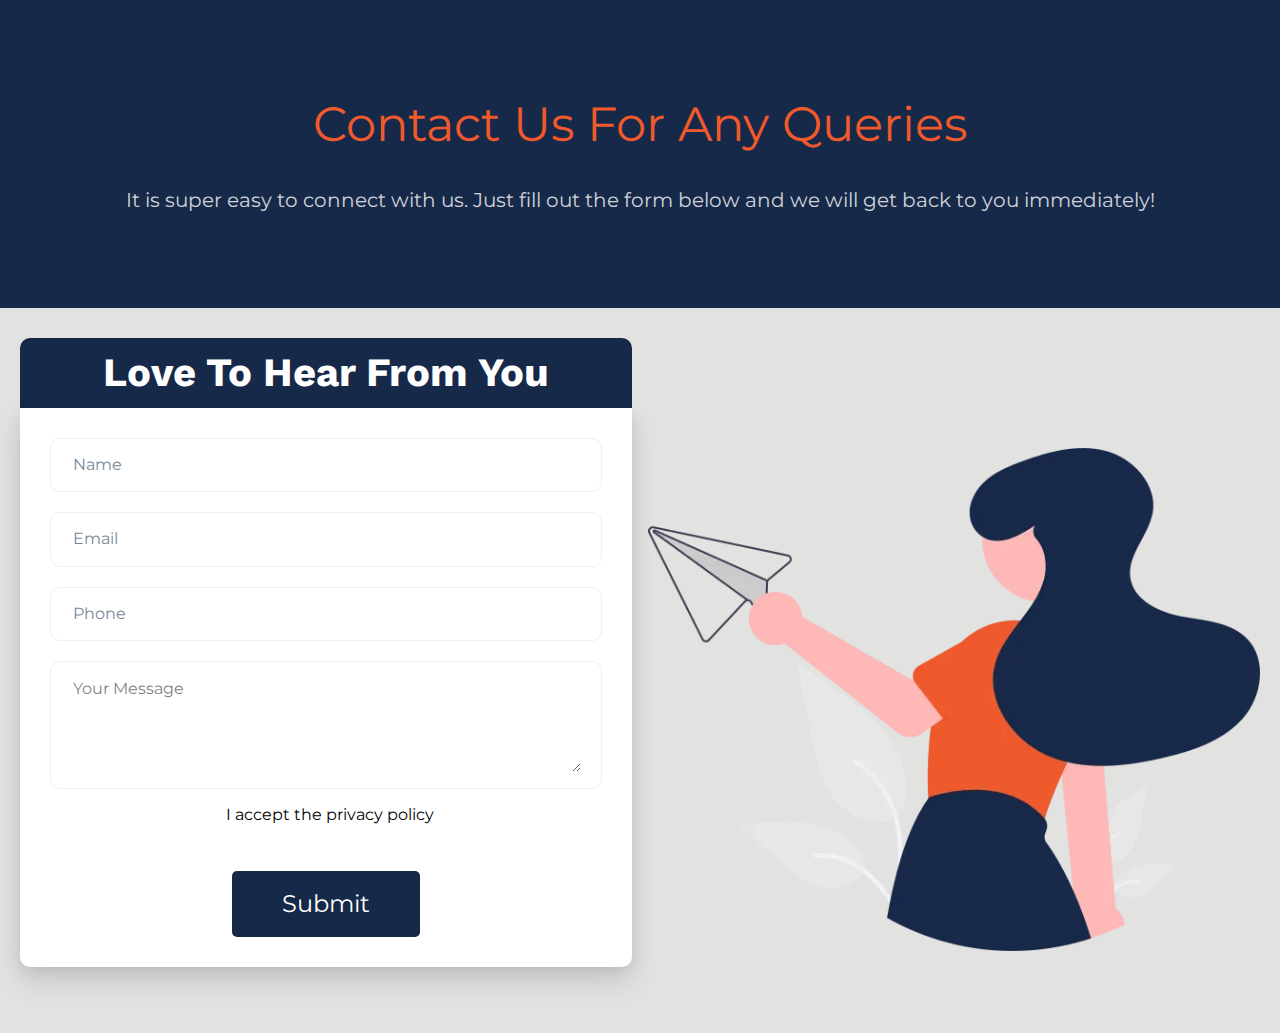
<file: contact-us.html>
<html>

<head>
  <meta charset="utf-8">
  <title>Contact Us</title>
  <meta name="viewport" content="width=device-width, initial-scale=1.0">
  <meta property="og:title" content="">
  <meta property="og:description" content="">
  <meta property="og:image" content="">
  <meta name="description" content="">
  <meta name="keywords" content="">
  <meta name="robots" content="">
  <link rel="icon"
    href="images/aHR0cHM6Ly9hc3NldHMuZ3Jvb3ZlYXBwcy5jb20vaW1hZ2VzLzVmODkxY2FkM2Q4NmY1MDA3NmZlOGZjMC8xNzA3NDA2NDI4X1VudGl0bGVkZGVzaWduMS5wbmc.webp">
  <link rel="preconnect" href="https://fonts.gstatic.com">
  <link
    href="https://fonts.googleapis.com/css2?family=Abril+Fatface&family=Amatic+SC:wght@400;700&family=Architects+Daughter&family=Asap:wght@400;700&family=Balsamiq+Sans:wght@400;700&family=Barlow:wght@400;700;900&family=Bebas+Neue&family=Bitter:wght@400;700;900&family=Cabin:wght@400;700&family=Cairo:wght@400;700&family=Cormorant+Garamond:wght@400;700&family=Crimson+Text:wght@400;700&family=Dancing+Script:wght@400;700&family=Fira+Sans:wght@400;700;900&family=Fjalla+One&family=Indie+Flower&family=Josefin+Sans:wght@400;700&family=Lato:wght@400;700;900&family=Libre+Baskerville:wght@400;700&family=Libre+Franklin:wght@400;700;900&family=Lobster&family=Lora:wght@400;700&family=Martel:wght@400;700;900&family=Merriweather:wght@400;700;900&family=Montserrat:wght@400;700;900&family=Mukta:wght@400;700&family=Noto+Sans+JP:wght@400;700&family=Noto+Sans+KR:wght@400;700;900&family=Noto+Sans:wght@400;700&family=Noto+Serif:wght@400;700&family=Nunito+Sans:wght@200;300;400;700;900&family=Nunito:wght@300;400;700;900&family=Old+Standard+TT:wght@400;700&family=Open+Sans+Condensed:wght@300;700&family=Open+Sans:wght@300;400;700&family=Oswald:wght@400;700&family=Overpass:wght@400;700;900&family=Oxygen:wght@300;400;700&family=PT+Sans+Narrow:wght@400;700&family=PT+Sans:wght@400;700&family=PT+Serif:wght@400;700&family=Pacifico&family=Playfair+Display:wght@400;700;900&family=Poppins:ital,wght@0,300;0,400;0,700;0,900;1,300;1,400;1,700;1,900&family=Raleway:wght@400;700;900&family=Roboto+Condensed:wght@400;700&family=Roboto+Slab:wght@400;700;900&family=Roboto:ital,wght@0,100;0,300;0,400;0,500;0,700;0,900;1,100;1,300;1,400;1,500;1,700;1,900&family=Rubik:ital,wght@0,400;0,700;1,900&family=Shadows+Into+Light&family=Signika:wght@400;700&family=Slabo+27px&family=Source+Code+Pro:wght@400;700;900&family=Source+Sans+Pro:wght@400;700;900&family=Source+Serif+Pro:wght@400;700;900&family=Tajawal:wght@400;700;900&family=Titillium+Web:wght@400;700;900&family=Ubuntu:wght@400;700&family=Work+Sans:wght@400;700;900&display=swap"
    rel="stylesheet">
  <link href="css/inpage_published.css" rel="stylesheet">
  <script type="text/javascript" async="" defer="" src="js/matomo.js"></script>
  <script src="js/e7647a48d4.js" crossorigin="anonymous"></script>
  <script
    type="text/javascript"> window.websiteurl = "https://fopsco.ph/"; var megamenuEvent = new Event('megamenuLoaded'); function setPageUrl(button, page, queryString) { var pageUrl = site.pages[page]?.url; button.setAttribute('href', pageUrl + (queryString || '')); } function urlWithQueryParam(linkHREF) { if (linkHREF.match(/^(http|https)?:\/\//i)) { var newQuery = window.location.search.substring(1); if (linkHREF.includes(newQuery)) return linkHREF; var baseLink = linkHREF.split('?')[0]; var existingQuery = linkHREF.split('?')[1] || ''; var hash = baseLink.split('#')[1] || existingQuery.split('#')[1] || ''; baseLink = baseLink.split('#')[0]; existingQuery = existingQuery.split('#')[0]; newQuery = newQuery ? '&' + newQuery : ''; var hashStr = hash ? '#' + hash : ''; var queryStr = existingQuery || newQuery ? '?' + existingQuery + newQuery : ''; return baseLink + queryStr + hashStr; } return linkHREF; } function openQuickPopup(id, config, popupFrame) { const popupClosebutton = '<button class="quick-popup-close-' + (config.closeButton || 'small') + '"><svg xmlns="http://www.w3.org/2000/svg" viewBox="0 0 32 32"><title>Close</title><g stroke-linecap="square" stroke-linejoin="miter" stroke-width="1" transform="translate(0.5 0.5)" fill="#dcdcea" stroke="#dcdcea"><line fill="none" stroke="#dcdcea" stroke-miterlimit="10" x1="27" y1="5" x2="5" y2="27"></line> <line fill="none" stroke="#dcdcea" stroke-miterlimit="10" x1="27" y1="27" x2="5" y2="5"></line></g></svg></button>'; if (document.body.classList.contains('gpblsh')) { if (!document.querySelector('[data-gp-quick-popup-id="' + id + '"]')) { var quickPopupWrapper = document.createElement('div'); quickPopupWrapper.setAttribute('data-gp-quick-popup-id', id); quickPopupWrapper.classList.add('hidden-popup'); var quickPopupWrapperInner = document.createElement('div'); quickPopupWrapperInner.innerHTML = popupClosebutton; quickPopupWrapperInner.style = "width:" + (config.width || 625) + "px"; popupFrame.classList.add('popupframe'); quickPopupWrapperInner.prepend(popupFrame); quickPopupWrapper.prepend(quickPopupWrapperInner); document.body.prepend(quickPopupWrapper); quickPopupWrapper.classList.remove('hidden-popup'); if (config.appearingAnimation) { quickPopupWrapper.children[0].classList.add(config.appearingAnimation); quickPopupWrapper.children[0].classList.add('animated'); } quickPopupWrapper.addEventListener('click', e => { if (config.leavingAnimation) { quickPopupWrapper.children[0].classList.add(config.leavingAnimation); quickPopupWrapper.children[0].classList.add('animated'); setTimeout(() => { quickPopupWrapper.children[0].classList.remove(config.leavingAnimation); quickPopupWrapper.classList.add('hidden-popup'); }, 1000); } else { quickPopupWrapper.classList.add('hidden-popup'); } }); } else { document.querySelector('[data-gp-quick-popup-id="' + id + '"]').classList.remove('hidden-popup'); } } } </script>
  <script>window.site || window.encodeSite || (window.encodeSite = function (e, s) { return e.pages = JSON.parse(atob(e.pages)), window.site = function (e) { try { const s = { ...e.pages } || {}; return new Proxy({}, {}) instanceof Object ? (delete e.pages, e.isProxy = !0, new Proxy(e, { pages: s, get(e, s) { return "pages" === s && s in this.pages ? this.pages[s] : "pages" === s ? this.pages : s in e ? e[s] : void 0 }, set: (e, s, t) => (e[s] = t, !0) })) : void 0 } catch (e) { } const s = { ...e.pages } || {}; if (new Proxy({}, {}) instanceof Object) return delete e.pages, e.isProxy = !0, new Proxy(e, { pages: s, get(e, s) { return "pages" === s && s in this.pages ? this.pages[s] : "pages" === s ? this.pages : s in e ? e[s] : void 0 }, set: (e, s, t) => (e[s] = t, !0) }) }(e), window.site });</script>
  <script
    type="text/javascript"> var _paq = window._paq || []; /* tracker methods like "setCustomDimension" should be called before "trackPageView" */ _paq.push(["setDocumentTitle", document.domain + "/" + document.title]); _paq.push(["setCookieDomain", "*.localhost"]); _paq.push(["setDomains", ["*.localhost"]]); _paq.push(['setCustomDimension', 1, "65c07809eeff8f0f7c60e362"]); _paq.push(['setCustomDimension', 2, "sb8FJ7mT7"]); _paq.push(['trackPageView']); _paq.push(['enableLinkTracking']); (function () { var u = "//matomo.groovetech.io/"; _paq.push(['setTrackerUrl', u + 'matomo.php']); _paq.push(['setSiteId', '4']); var d = document, g = d.createElement('script'), s = d.getElementsByTagName('script')[0]; g.type = 'text/javascript'; g.async = true; g.defer = true; g.src = u + 'matomo.js'; s.parentNode.insertBefore(g, s); })(); </script>
  <noscript>
    <p><img src="//matomo.groovetech.io/matomo.php?idsite=4&rec=1" style="border:0;" alt="" /></p>
  </noscript>
  <link data-gp-stylesheet="" href="css/contact-us.css" rel="stylesheet">
</head>

<body data-gp-site-id="65c07809eeff8f0f7c60e362" data-gp-style="" class="gpblsh">
  <script>
    if (!window.mergeContentSettings) { function mergeContentSettings() { } }
  </script>
  <script
    id="IE-check"> (function () { if (!!window.navigator.userAgent.match(/MSIE|Trident/)) { document.getElementById("IE-warning").style.display = "block"; } else { document.getElementById("IE-warning").remove(); } })(); </script>
  <div id="custom-top"> </div>
  <script> (function () { var populateSiteSettings = async function () { if (window.encodeSite) { const result = await encodeSite({ "pages": "[base64]", "popups": [], "navigation": [{ "url": "index", "name": "HOME", "megamenu": null, "megamenuHideScreens": [], "megamenuAlignment": null, "megamenuMaxWidth": null, "children": [] }, { "url": "about-us", "name": "ABOUT", "megamenu": null, "megamenuHideScreens": [], "megamenuAlignment": null, "megamenuMaxWidth": null, "children": [] }, { "url": "membership", "name": "MEMBERSHIP", "megamenu": null, "megamenuHideScreens": [], "megamenuAlignment": null, "megamenuMaxWidth": null, "children": [] }, { "url": "partners", "name": "PARTNERS", "megamenu": null, "megamenuHideScreens": [], "megamenuAlignment": null, "megamenuMaxWidth": null, "children": [] }, { "url": "contact-us", "name": "CONTACT US", "megamenu": null, "megamenuHideScreens": [], "megamenuAlignment": null, "megamenuMaxWidth": null, "children": [] }], "baseURL": "https://v1.gdapis.com/api" }, "65c07809eeff8f0f7c60e362"); if (!window.inBuilder && window.websiteurl) { const separator = window.websiteurl.charAt(window.websiteurl.length - 1) === '/' ? '' : '/'; for (const page in window.site.pages) { window.site.pages[page].url = window.websiteurl + separator + window.site.pages[page]?.url; } } if (window.site) window.encodeSite = undefined; site.subscribed = []; site.subscribe = callback => { site.subscribed.push(callback); }; var clearSiteCheck = setInterval(function () { if (window.site.isProxy) { window.dispatchEvent(new Event('settingsLoaded')); clearInterval(clearSiteCheck); } }, 250); } }; document.readyState !== 'loading' ? populateSiteSettings() : document.addEventListener("DOMContentLoaded", populateSiteSettings); })(); </script>
  <div id="page-container" data-gp-page-id="sb8FJ7mT7">
    <div class="blocks-container" id="blocks-container">
      <section class="gp-component-id-0ODgkTfQC gp-component" data-gp-component="block" data-gp-style=""
        data-gp-block="true" data-gp-component-id="0ODgkTfQC" tabindex="0" id="0ODgkTfQC"><a name="0ODgkTfQC"
          data-gp-block-anchor=""></a>
        <div class="" data-section-overlay=""></div>
        <div class="gp-component-id-QJSvp5TPtv gp-component" data-gp-container="" data-gp-style=""
          data-gp-component-id="QJSvp5TPtv" data-gp-component="container" tabindex="0">
          <div class="gp-text-container gp-component gp-component-id-175tZZxsd" data-gp-style="" data-gp-text=""
            data-gp-dnd="" data-gp-component-id="175tZZxsd" data-gp-component="null" style="" tabindex="0">
            <h1 class="gp-component-id-2PgVpPyJhX" data-id="quill-node-0">Contact Us For Any Queries</h1>
          </div>
          <div class="gp-component gp-component-id-0gV_ABtNf" data-gp-container="" data-gp-style="" data-gp-dnd=""
            data-gp-component="container" data-gp-component-id="0gV_ABtNf" tabindex="0">
            <div class="gp-text-container gp-component gp-component-id-aR0fdt0ue" data-gp-style="" data-gp-text=""
              data-gp-dnd="" data-gp-component-id="aR0fdt0ue" data-gp-component="null" style="" tabindex="0">
              <p class="gp-component-id-wY2xGuHvd" data-id="quill-node-0">It is super easy to connect with us. Just fill
                out the form below and we will get back to you immediately!</p>
            </div>
          </div>
        </div>
      </section>
      <section class="gp-component gp-component-id-cGg8rYubV" data-gp-component="block" data-gp-style=""
        data-gp-block-id="12342167" data-gp-block="true" data-gp-block-data="{"
        id":12342167,"type":"block","thumbnail":"="" assets.grooveapps.com="" pages-previews=""
        641f0e0213a9d.png","category":"contact","tag":"modern","user_id":"b48d34ec-b678-470d-a13e-73f6ee7f85c9","filename":null,"height":762,"global":1,"tailwind":0}"=""
        data-gp-component-id="cGg8rYubV" data-gp-block-type="block" id="cGg8rYubV" tabindex="0"><a name="cGg8rYubV"
          data-gp-block-anchor=""></a>
        <div class="" data-section-overlay=""></div>
        <div class="gp-component gp-component-id-gScQM4nTYE" data-gp-container="" data-gp-style=""
          data-gp-component-id="gScQM4nTYE" data-gp-component="container" tabindex="0">
          <div class="gp-component gp-component-id-f0__fzpcJ7" data-gp-container="" data-gp-style="" data-gp-dnd=""
            data-gp-component="container" data-gp-component-id="f0__fzpcJ7" tabindex="0">
            <div class="gp-component gp-component-id-O2cmyrjXI9" data-gp-dnd="" data-gp-style=""
              data-gp-component="layout-2-2" data-gp-component-id="O2cmyrjXI9" tabindex="0">
              <div class="gp-component-id-sAq6C_BWXr">
                <div class="gp-component-id-L7Hs9C_Ppe" data-gp-grid-col="">
                  <div class="gp-component gp-component-id-uE80m7lvpH" data-gp-container="" data-gp-style=""
                    data-gp-component-id="uE80m7lvpH" data-gp-component="container" tabindex="0">
                    <div class="gp-component gp-component-id-pa6pqt80aE" data-gp-container="" data-gp-style=""
                      data-gp-dnd="" data-gp-component="container" data-gp-component-id="pa6pqt80aE" tabindex="0">
                      <div class="gp-text-container gp-component gp-component-id-CDet2qaRE8" data-gp-style="true"
                        data-gp-text="true" data-gp-dnd="true" data-gp-component-id="CDet2qaRE8"
                        data-gp-component="null" tabindex="0" style="">
                        <h2 class="gp-component-id-62edQOdaXw" data-id="quill-node-0">Love To Hear From You</h2>
                      </div>
                    </div>
                    <form class="gp-component-id-OKbRCeDkQy gp-component" action="" method="" data-gp-dnd=""
                      data-gp-style="" data-gp-component="form-container" data-gp-component-id="OKbRCeDkQy"
                      tabindex="0">
                      <div data-gp-container="" data-gp-style="" data-gp-dnd="" data-gp-component-id="HZhAymzRPW"
                        class="gp-component gp-component-id-HZhAymzRPW" tabindex="0" data-gp-component="container">
                        <div class="form-control gp-component gp-component-id-n00638q2D7" data-gp-dnd=""
                          data-gp-style="" data-gp-component="input" data-gp-component-id="n00638q2D7" tabindex="0">
                          <input name="" type="text" placeholder="Name" class="block w-full bg-transparent border-none"
                            required=""> </div>
                        <div class="form-control gp-component gp-component-id-FhIxFe4RLa" data-gp-dnd=""
                          data-gp-style="" data-gp-component="input" data-gp-component-id="FhIxFe4RLa" tabindex="0">
                          <input name="" type="email" placeholder="Email"
                            class="block w-full bg-transparent border-none" required=""> </div>
                        <div class="form-control gp-component gp-component-id-8YnqzPVtwb" data-gp-dnd=""
                          data-gp-style="" data-gp-component="input" data-gp-component-id="8YnqzPVtwb" tabindex="0">
                          <input name="" type="tel" placeholder="Phone" class="block w-full bg-transparent border-none"
                            required=""> </div>
                        <div class="form-control gp-component gp-component-id-s29mmwiIgT" data-gp-dnd=""
                          data-gp-style="" data-gp-component="textarea" data-gp-component-id="s29mmwiIgT" tabindex="0">
                          <textarea id="" name="" placeholder="Your Message"
                            class="block w-full bg-transparent border-none" required=""></textarea> </div><label
                          class="form-control gp-component gp-component-id-KNGGqDX7i" data-gp-dnd="" data-gp-style=""
                          data-gp-component="checkbox" data-gp-component-id="KNGGqDX7i" tabindex="0"> <input name=""
                            type="checkbox" class="hidden" required=""> <i class="far fa-square uncheck-icon text-grey"
                            aria-hidden="true"></i> <i class="far fa-check-square check-icon text-grey-darker"
                            aria-hidden="true"></i> <span class="ml-2">I accept the privacy policy</span>
                        </label><button type="submit"
                          class="global-style-nK2AH4UiC gp-component gp-component-id-mR8b9Dwe1s" data-gp-dnd=""
                          data-gp-style="" data-gp-component="form-submit"
                          data-gp-component-id="mR8b9Dwe1s">Submit</button>
                      </div>
                    </form>
                  </div>
                </div>
                <div class="gp-component-id-LPxI6BqRYdY" data-gp-grid-col="">
                  <div class="gp-component gp-component-id-UmyDqFMWpt" data-gp-container="" data-gp-style=""
                    data-gp-component-id="UmyDqFMWpt" data-gp-component="container" tabindex="0"><img
                      src="images/aHR0cHM6Ly9hc3NldHMuZ3Jvb3ZlYXBwcy5jb20vaW1hZ2VzLzVmODkxY2FkM2Q4NmY1MDA3NmZlOGZjMC8xNzA4NDM4MTA4X3N2Zy5wbmc.webp"
                      alt=""
                      class="inline-flex items-start justify-start object-cover object-center gp-component gp-component-id-VMm04rh5fUn"
                      data-gp-style="" data-gp-dnd="" data-gp-component="image" data-gp-component-id="VMm04rh5fUn"
                      tabindex="0"></div>
                </div>
              </div>
            </div>
          </div>
        </div>
      </section>
    </div>
    <div id="blocks-staging" style="top: 0px; left: 0; position: absolute;"></div>
  </div>
  <div id="custom-bottom"> </div>
  <script data-cfasync="false" src="js/email-decode.min.js"></script>
  <script> (function () { var callSiteCallbacks = function () { if (window.site && window.site.subscribed) { site.subscribed.forEach(callback => { callback(); }); } }; document.readyState !== 'loading' ? callSiteCallbacks() : document.addEventListener("DOMContentLoaded", callSiteCallbacks); })(); </script>
  <script src="js/inpage_published.js"></script>
</body>

</html>
</file>
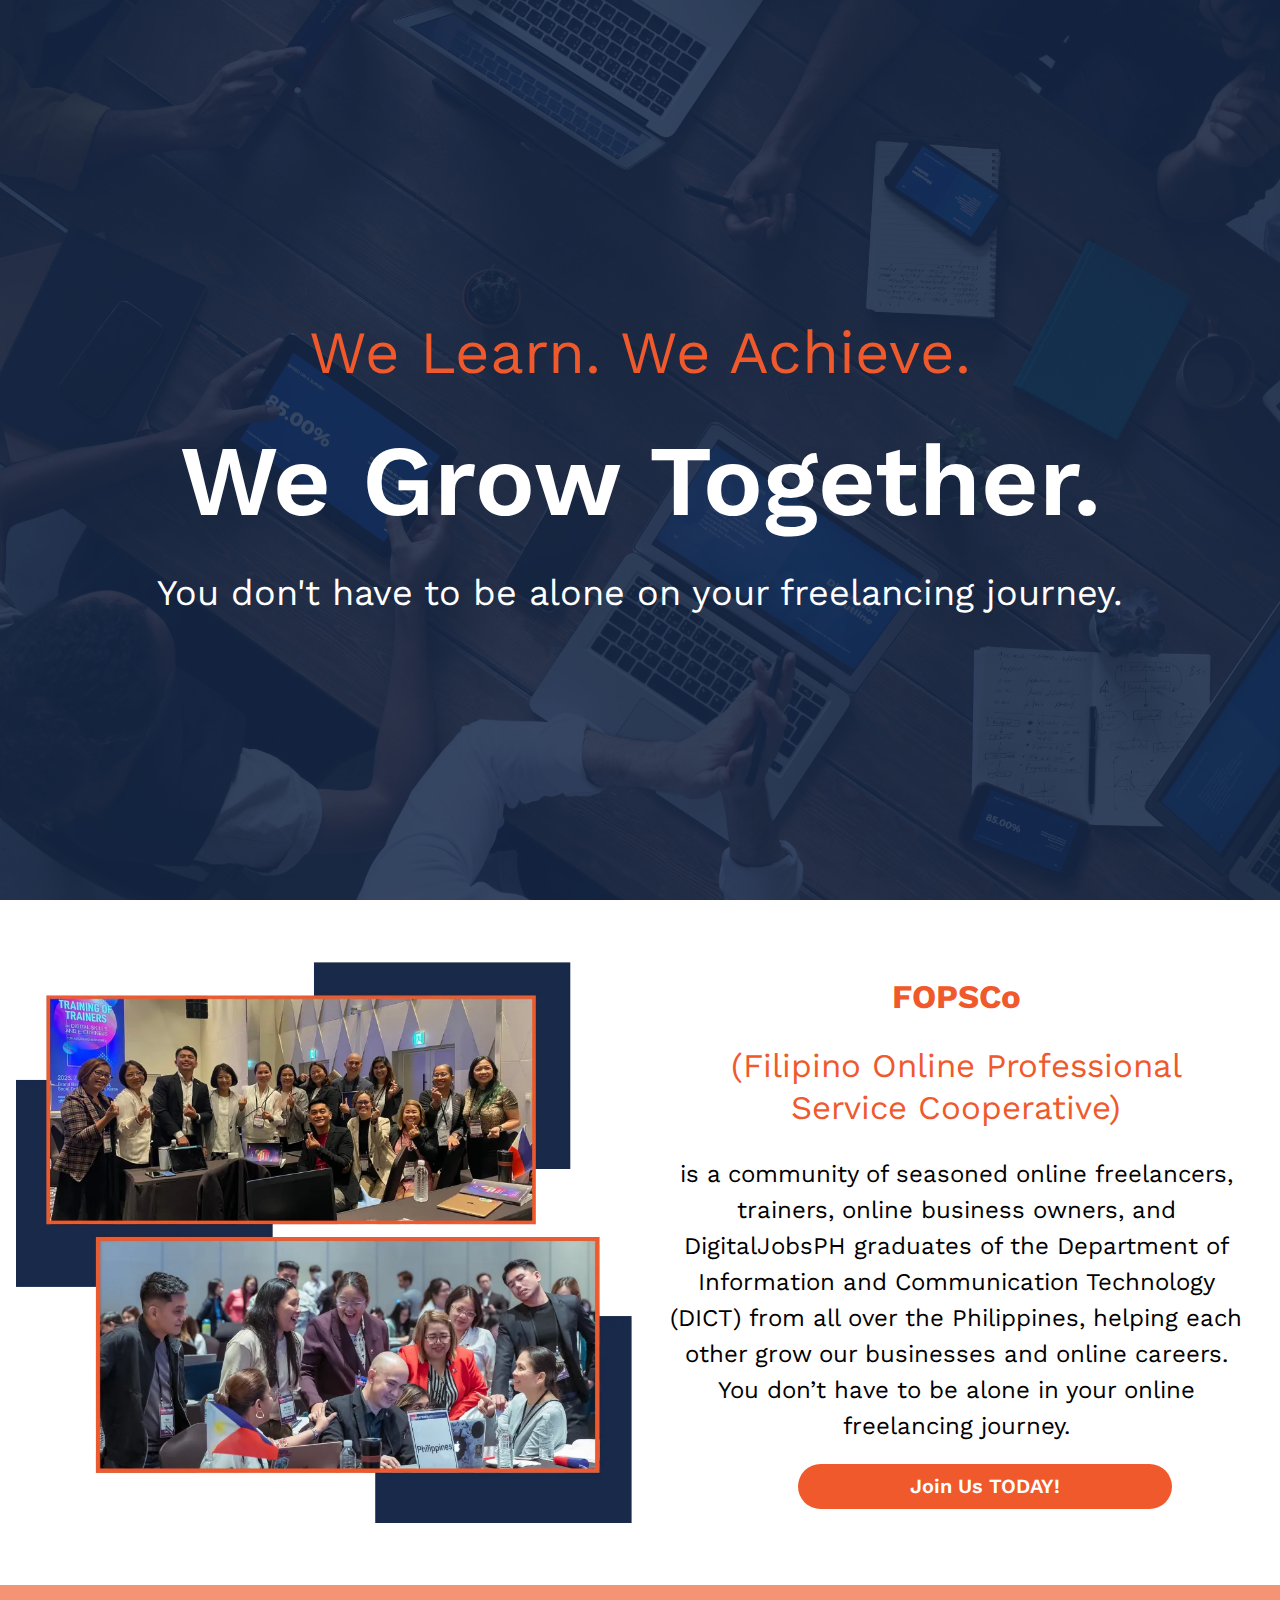
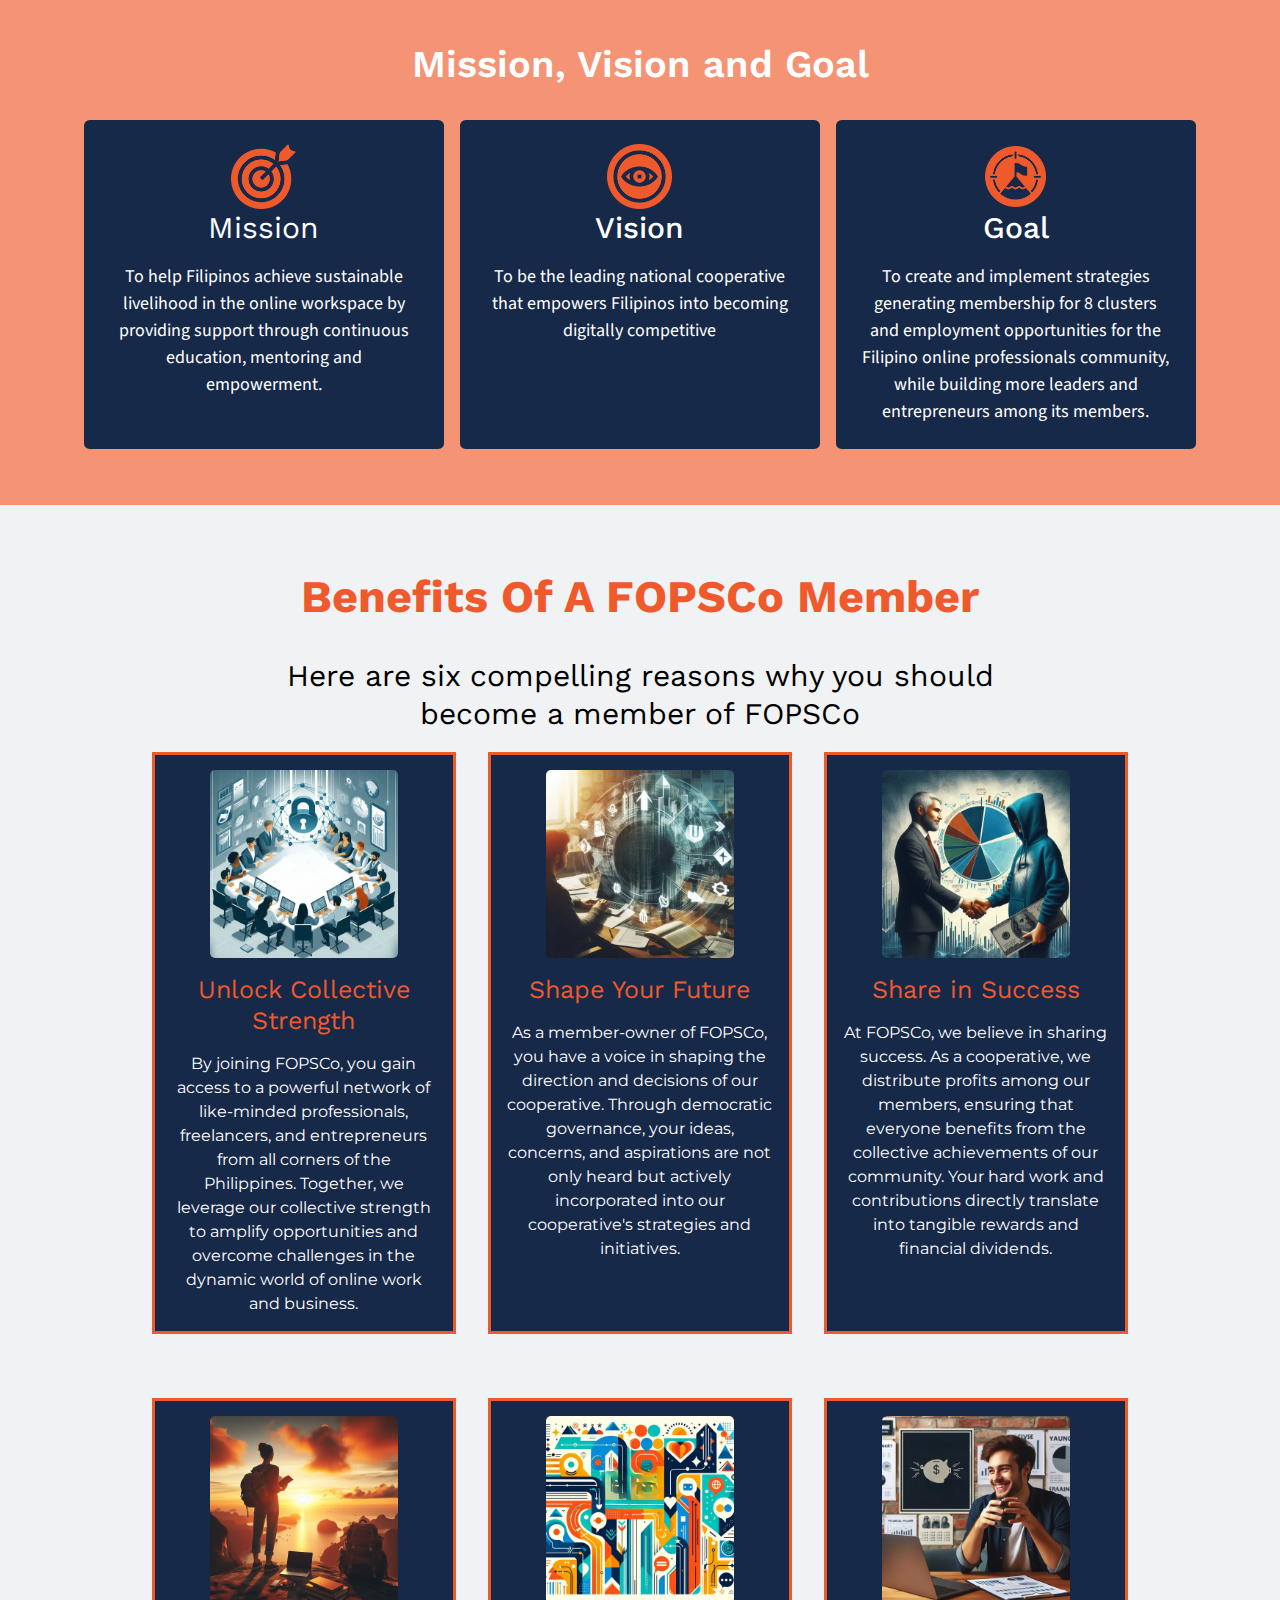
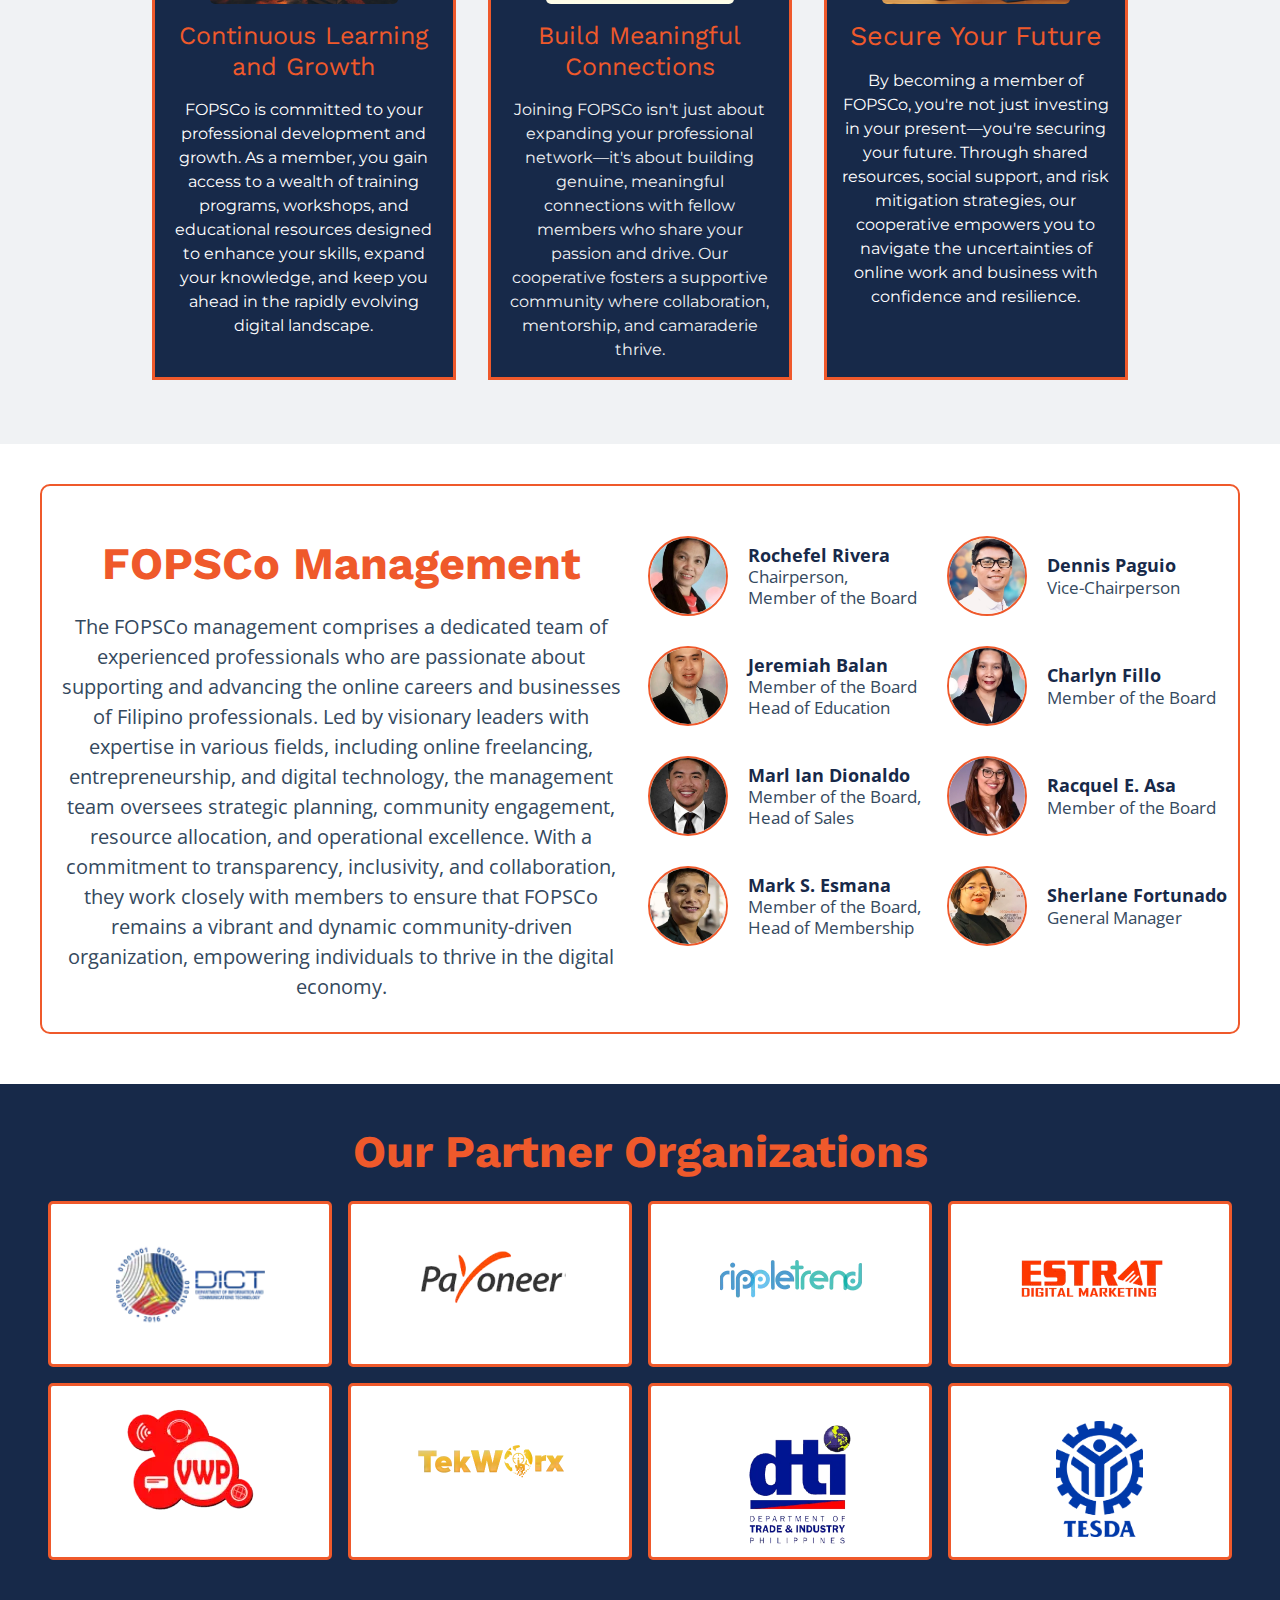
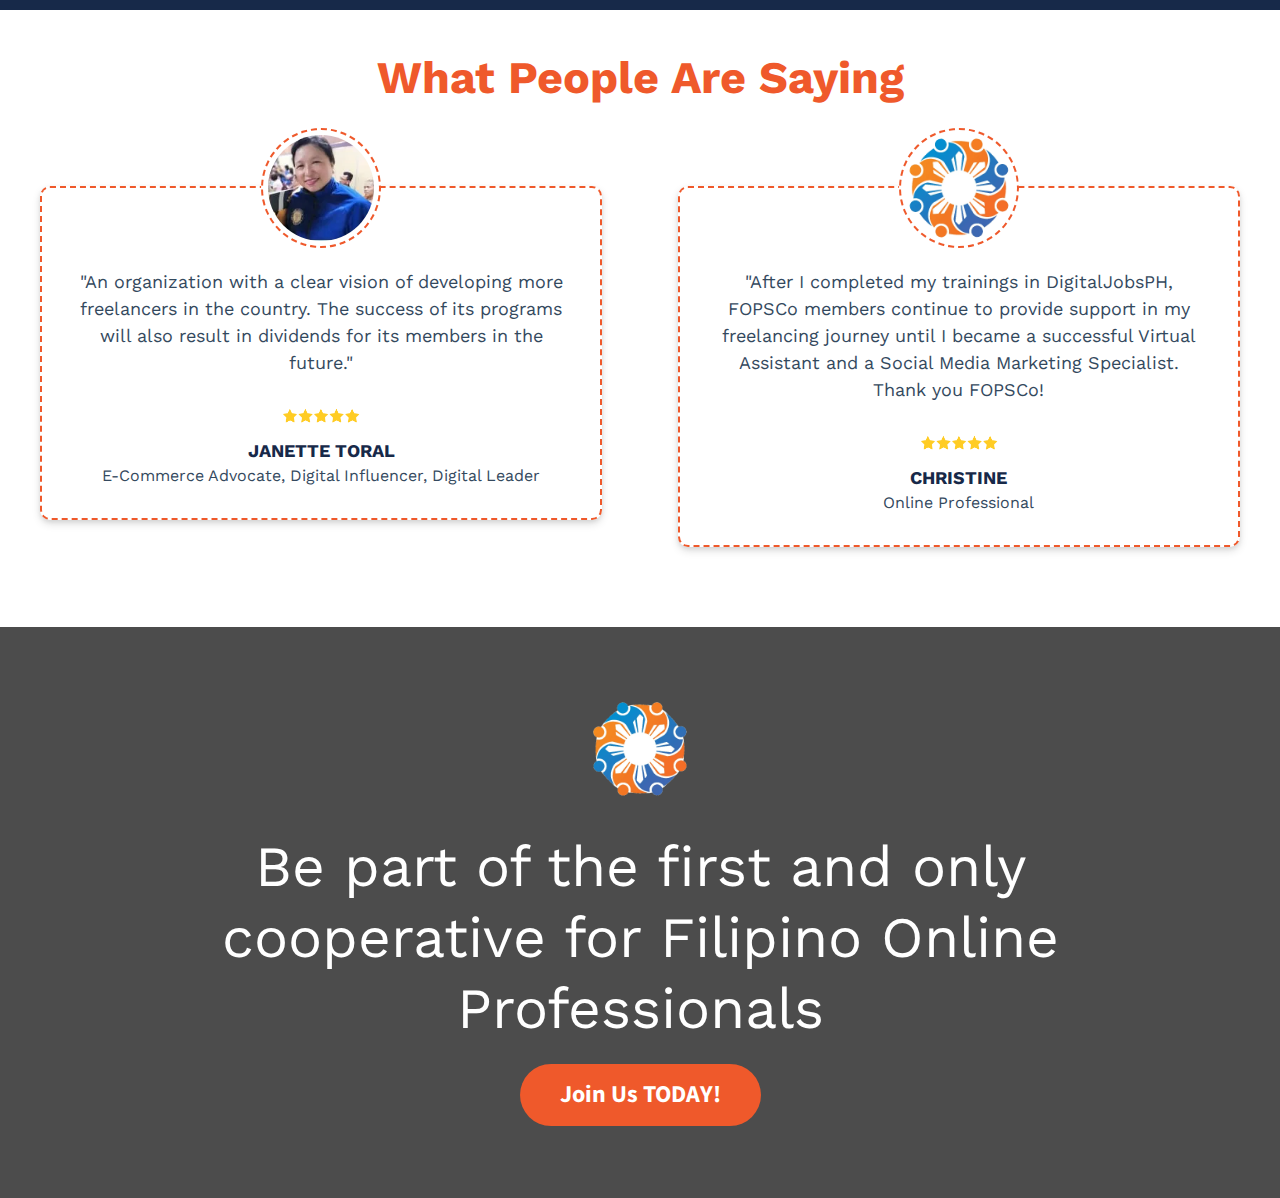
<file: home.html>
<html>

<head>
  <meta charset="utf-8">
  <title>HOME</title>
  <meta name="viewport" content="width=device-width, initial-scale=1.0">
  <meta property="og:title" content="">
  <meta property="og:description" content="">
  <meta property="og:image" content="">
  <meta name="description" content="">
  <meta name="keywords" content="">
  <meta name="robots" content="">
  <link rel="icon"
    href="images/aHR0cHM6Ly9hc3NldHMuZ3Jvb3ZlYXBwcy5jb20vaW1hZ2VzLzVmODkxY2FkM2Q4NmY1MDA3NmZlOGZjMC8xNzA3NDA2NDI4X1VudGl0bGVkZGVzaWduMS5wbmc.webp">
  <link rel="preconnect" href="https://fonts.gstatic.com">
  <link
    href="https://fonts.googleapis.com/css2?family=Abril+Fatface&family=Amatic+SC:wght@400;700&family=Architects+Daughter&family=Asap:wght@400;700&family=Balsamiq+Sans:wght@400;700&family=Barlow:wght@400;700;900&family=Bebas+Neue&family=Bitter:wght@400;700;900&family=Cabin:wght@400;700&family=Cairo:wght@400;700&family=Cormorant+Garamond:wght@400;700&family=Crimson+Text:wght@400;700&family=Dancing+Script:wght@400;700&family=Fira+Sans:wght@400;700;900&family=Fjalla+One&family=Indie+Flower&family=Josefin+Sans:wght@400;700&family=Lato:wght@400;700;900&family=Libre+Baskerville:wght@400;700&family=Libre+Franklin:wght@400;700;900&family=Lobster&family=Lora:wght@400;700&family=Martel:wght@400;700;900&family=Merriweather:wght@400;700;900&family=Montserrat:wght@400;700;900&family=Mukta:wght@400;700&family=Noto+Sans+JP:wght@400;700&family=Noto+Sans+KR:wght@400;700;900&family=Noto+Sans:wght@400;700&family=Noto+Serif:wght@400;700&family=Nunito+Sans:wght@200;300;400;700;900&family=Nunito:wght@300;400;700;900&family=Old+Standard+TT:wght@400;700&family=Open+Sans+Condensed:wght@300;700&family=Open+Sans:wght@300;400;700&family=Oswald:wght@400;700&family=Overpass:wght@400;700;900&family=Oxygen:wght@300;400;700&family=PT+Sans+Narrow:wght@400;700&family=PT+Sans:wght@400;700&family=PT+Serif:wght@400;700&family=Pacifico&family=Playfair+Display:wght@400;700;900&family=Poppins:ital,wght@0,300;0,400;0,700;0,900;1,300;1,400;1,700;1,900&family=Raleway:wght@400;700;900&family=Roboto+Condensed:wght@400;700&family=Roboto+Slab:wght@400;700;900&family=Roboto:ital,wght@0,100;0,300;0,400;0,500;0,700;0,900;1,100;1,300;1,400;1,500;1,700;1,900&family=Rubik:ital,wght@0,400;0,700;1,900&family=Shadows+Into+Light&family=Signika:wght@400;700&family=Slabo+27px&family=Source+Code+Pro:wght@400;700;900&family=Source+Sans+Pro:wght@400;700;900&family=Source+Serif+Pro:wght@400;700;900&family=Tajawal:wght@400;700;900&family=Titillium+Web:wght@400;700;900&family=Ubuntu:wght@400;700&family=Work+Sans:wght@400;700;900&display=swap"
    rel="stylesheet">
  <link href="css/inpage_published.css" rel="stylesheet">
  <script type="text/javascript" async="" defer="" src="js/matomo.js"></script>
  <script src="js/e7647a48d4.js" crossorigin="anonymous"></script>
  <script
    type="text/javascript"> window.websiteurl = "https://fopsco.ph/"; var megamenuEvent = new Event('megamenuLoaded'); function setPageUrl(button, page, queryString) { var pageUrl = site.pages[page]?.url; button.setAttribute('href', pageUrl + (queryString || '')); } function urlWithQueryParam(linkHREF) { if (linkHREF.match(/^(http|https)?:\/\//i)) { var newQuery = window.location.search.substring(1); if (linkHREF.includes(newQuery)) return linkHREF; var baseLink = linkHREF.split('?')[0]; var existingQuery = linkHREF.split('?')[1] || ''; var hash = baseLink.split('#')[1] || existingQuery.split('#')[1] || ''; baseLink = baseLink.split('#')[0]; existingQuery = existingQuery.split('#')[0]; newQuery = newQuery ? '&' + newQuery : ''; var hashStr = hash ? '#' + hash : ''; var queryStr = existingQuery || newQuery ? '?' + existingQuery + newQuery : ''; return baseLink + queryStr + hashStr; } return linkHREF; } function openQuickPopup(id, config, popupFrame) { const popupClosebutton = '<button class="quick-popup-close-' + (config.closeButton || 'small') + '"><svg xmlns="http://www.w3.org/2000/svg" viewBox="0 0 32 32"><title>Close</title><g stroke-linecap="square" stroke-linejoin="miter" stroke-width="1" transform="translate(0.5 0.5)" fill="#dcdcea" stroke="#dcdcea"><line fill="none" stroke="#dcdcea" stroke-miterlimit="10" x1="27" y1="5" x2="5" y2="27"></line> <line fill="none" stroke="#dcdcea" stroke-miterlimit="10" x1="27" y1="27" x2="5" y2="5"></line></g></svg></button>'; if (document.body.classList.contains('gpblsh')) { if (!document.querySelector('[data-gp-quick-popup-id="' + id + '"]')) { var quickPopupWrapper = document.createElement('div'); quickPopupWrapper.setAttribute('data-gp-quick-popup-id', id); quickPopupWrapper.classList.add('hidden-popup'); var quickPopupWrapperInner = document.createElement('div'); quickPopupWrapperInner.innerHTML = popupClosebutton; quickPopupWrapperInner.style = "width:" + (config.width || 625) + "px"; popupFrame.classList.add('popupframe'); quickPopupWrapperInner.prepend(popupFrame); quickPopupWrapper.prepend(quickPopupWrapperInner); document.body.prepend(quickPopupWrapper); quickPopupWrapper.classList.remove('hidden-popup'); if (config.appearingAnimation) { quickPopupWrapper.children[0].classList.add(config.appearingAnimation); quickPopupWrapper.children[0].classList.add('animated'); } quickPopupWrapper.addEventListener('click', e => { if (config.leavingAnimation) { quickPopupWrapper.children[0].classList.add(config.leavingAnimation); quickPopupWrapper.children[0].classList.add('animated'); setTimeout(() => { quickPopupWrapper.children[0].classList.remove(config.leavingAnimation); quickPopupWrapper.classList.add('hidden-popup'); }, 1000); } else { quickPopupWrapper.classList.add('hidden-popup'); } }); } else { document.querySelector('[data-gp-quick-popup-id="' + id + '"]').classList.remove('hidden-popup'); } } } </script>
  <script>window.site || window.encodeSite || (window.encodeSite = function (e, s) { return e.pages = JSON.parse(atob(e.pages)), window.site = function (e) { try { const s = { ...e.pages } || {}; return new Proxy({}, {}) instanceof Object ? (delete e.pages, e.isProxy = !0, new Proxy(e, { pages: s, get(e, s) { return "pages" === s && s in this.pages ? this.pages[s] : "pages" === s ? this.pages : s in e ? e[s] : void 0 }, set: (e, s, t) => (e[s] = t, !0) })) : void 0 } catch (e) { } const s = { ...e.pages } || {}; if (new Proxy({}, {}) instanceof Object) return delete e.pages, e.isProxy = !0, new Proxy(e, { pages: s, get(e, s) { return "pages" === s && s in this.pages ? this.pages[s] : "pages" === s ? this.pages : s in e ? e[s] : void 0 }, set: (e, s, t) => (e[s] = t, !0) }) }(e), window.site });</script>
  <script
    type="text/javascript"> var _paq = window._paq || []; /* tracker methods like "setCustomDimension" should be called before "trackPageView" */ _paq.push(["setDocumentTitle", document.domain + "/" + document.title]); _paq.push(["setCookieDomain", "*.localhost"]); _paq.push(["setDomains", ["*.localhost"]]); _paq.push(['setCustomDimension', 1, "65c07809eeff8f0f7c60e362"]); _paq.push(['setCustomDimension', 2, "9FDNGhGEA"]); _paq.push(['trackPageView']); _paq.push(['enableLinkTracking']); (function () { var u = "//matomo.groovetech.io/"; _paq.push(['setTrackerUrl', u + 'matomo.php']); _paq.push(['setSiteId', '4']); var d = document, g = d.createElement('script'), s = d.getElementsByTagName('script')[0]; g.type = 'text/javascript'; g.async = true; g.defer = true; g.src = u + 'matomo.js'; s.parentNode.insertBefore(g, s); })(); </script>
  <noscript>
    <p><img src="//matomo.groovetech.io/matomo.php?idsite=4&rec=1" style="border:0;" alt="" /></p>
  </noscript>
  <link data-gp-stylesheet="" href="css/index.css" rel="stylesheet">
</head>

<body data-gp-site-id="65c07809eeff8f0f7c60e362" data-gp-style="" class="gpblsh">
  <script>
    if (!window.mergeContentSettings) { function mergeContentSettings() { } }
  </script>
  <script
    id="IE-check"> (function () { if (!!window.navigator.userAgent.match(/MSIE|Trident/)) { document.getElementById("IE-warning").style.display = "block"; } else { document.getElementById("IE-warning").remove(); } })(); </script>
  <div id="custom-top"> </div>
  <script> (function () { var populateSiteSettings = async function () { if (window.encodeSite) { const result = await encodeSite({ "pages": "[base64]", "popups": [], "navigation": [{ "url": "index", "name": "HOME", "megamenu": null, "megamenuHideScreens": [], "megamenuAlignment": null, "megamenuMaxWidth": null, "children": [] }, { "url": "about-us", "name": "ABOUT", "megamenu": null, "megamenuHideScreens": [], "megamenuAlignment": null, "megamenuMaxWidth": null, "children": [] }, { "url": "membership", "name": "MEMBERSHIP", "megamenu": null, "megamenuHideScreens": [], "megamenuAlignment": null, "megamenuMaxWidth": null, "children": [] }, { "url": "partners", "name": "PARTNERS", "megamenu": null, "megamenuHideScreens": [], "megamenuAlignment": null, "megamenuMaxWidth": null, "children": [] }, { "url": "contact-us", "name": "CONTACT US", "megamenu": null, "megamenuHideScreens": [], "megamenuAlignment": null, "megamenuMaxWidth": null, "children": [] }], "baseURL": "https://v1.gdapis.com/api" }, "65c07809eeff8f0f7c60e362"); if (!window.inBuilder && window.websiteurl) { const separator = window.websiteurl.charAt(window.websiteurl.length - 1) === '/' ? '' : '/'; for (const page in window.site.pages) { window.site.pages[page].url = window.websiteurl + separator + window.site.pages[page]?.url; } } if (window.site) window.encodeSite = undefined; site.subscribed = []; site.subscribe = callback => { site.subscribed.push(callback); }; var clearSiteCheck = setInterval(function () { if (window.site.isProxy) { window.dispatchEvent(new Event('settingsLoaded')); clearInterval(clearSiteCheck); } }, 250); } }; document.readyState !== 'loading' ? populateSiteSettings() : document.addEventListener("DOMContentLoaded", populateSiteSettings); })(); </script>
  <div id="page-container" data-gp-page-id="9FDNGhGEA">
    <div class="blocks-container" id="blocks-container">
      <section class="gp-component-id-KUJIMjs4Z8 gp-component" data-gp-component="block" data-gp-style=""
        data-gp-block-id="-yxo4ruRVj" data-gp-block="true" data-gp-block-type="block" data-gp-block-data="{"
        id":"-yxo4rurvj","type":"block"}"="" data-gp-component-id="KUJIMjs4Z8" id="KUJIMjs4Z8" tabindex="0"><a
          name="KUJIMjs4Z8" data-gp-block-anchor=""></a>
        <div class="" data-section-overlay=""></div>
        <div class="gp-component-id-nRN9ZqUz7G gp-component" data-gp-container="" data-gp-style=""
          data-gp-component-id="nRN9ZqUz7G" data-gp-component="container" tabindex="0" data-gp-overlay="false">
          <div class="gp-text-container gp-component gp-component-id-YjeO062RTy" data-gp-style="" data-gp-text=""
            data-gp-dnd="" data-gp-component-id="YjeO062RTy" data-gp-component="null" tabindex="0">
            <h2 class="gp-component-id-3vUbpfwi6U" data-id="quill-node-0">We Learn. We Achieve.</h2>
          </div>
          <div class="gp-text-container gp-component gp-component-id-K9Fn1kCxTxi animate__onreveal pulse no-animation"
            data-gp-style="" data-gp-text="" data-gp-dnd="" data-gp-component-id="K9Fn1kCxTxi" data-gp-component="null"
            tabindex="0" data-gp-animation-duration="1s" style="">
            <h2 class="gp-component-id-ecT7veGOjaz" data-id="quill-node-0">We Grow Together.</h2>
          </div>
          <div class="gp-text-container gp-component gp-component-id-BasKlBtgVL7" data-gp-style="" data-gp-text=""
            data-gp-dnd="" data-gp-component-id="BasKlBtgVL7" data-gp-component="null" tabindex="0">
            <p class="gp-component-id-ZNjEDVe2CDD" data-id="quill-node-0">You don't have to be alone on your freelancing
              journey.</p>
          </div>
        </div>
      </section>
      <section class="gp-component-id-XRuKbHXL3B gp-component" data-gp-component="block" data-gp-style=""
        data-gp-block="true" data-gp-component-id="XRuKbHXL3B" tabindex="0" data-gp-block-id="LIeqTIYHxB"
        data-gp-block-type="block" data-gp-block-data="{" id":"lieqtiyhxb","type":"block"}"="" id="XRuKbHXL3B" style="">
        <a name="XRuKbHXL3B" data-gp-block-anchor=""></a>
        <div class="" data-section-overlay=""></div>
        <div class="gp-component-id-AD2PEIeeHo gp-component" data-gp-container="" data-gp-style=""
          data-gp-component-id="AD2PEIeeHo" tabindex="0" data-gp-component="container">
          <div class="gp-component gp-component-id-Vd50pNv21S" data-gp-component="layout-1" data-gp-dnd=""
            data-gp-style="" data-gp-component-id="Vd50pNv21S" tabindex="0">
            <div class="gp-component-id-54pQh0zy6v">
              <div class="gp-component-id-N2KKPFL4oe" data-gp-grid-col="">
                <div class="gp-component-id-1DtQXgpuXl gp-component" data-gp-container="" data-gp-style=""
                  data-gp-component-id="1DtQXgpuXl" data-gp-component="container" tabindex="0">
                  <div class="gp-component gp-component-id-tP_gTV2kXw" data-gp-dnd="" data-gp-style=""
                    data-gp-component="layout-2-2" data-gp-component-id="tP_gTV2kXw" tabindex="0">
                    <div class="gp-component-id-VwjuSQQ4o">
                      <div class="gp-component-id-N4QImTK_OP" data-gp-grid-col="">
                        <div class="gp-component gp-component-id-wyPIJvPkmR" data-gp-container="" data-gp-style=""
                          data-gp-component-id="wyPIJvPkmR" data-gp-component="container" tabindex="0"><img
                            src="images/aHR0cHM6Ly9hc3NldHMuZ3Jvb3ZlYXBwcy5jb20vaW1hZ2VzLzVmODkxY2FkM2Q4NmY1MDA3NmZlOGZjMC8xNzA3NjM3NzM4X2Fib3V0Rk9QU0NvLnBuZw.webp"
                            alt="" class="gp-component gp-component-id-iD9szZmDA6" data-gp-style="" data-gp-dnd=""
                            data-gp-component="image" data-gp-component-id="iD9szZmDA6" tabindex="0"></div>
                      </div>
                      <div class="gp-component-id-DY8VnqRAhF" data-gp-grid-col="">
                        <div class="gp-component gp-component-id-x70Bmoyi63" data-gp-container="" data-gp-style=""
                          data-gp-component-id="x70Bmoyi63" data-gp-component="container" tabindex="0">
                          <div class="gp-text-container gp-component gp-component-id-1LcI70080" data-gp-style=""
                            data-gp-text="" data-gp-dnd="" data-gp-component-id="1LcI70080" data-gp-component="null"
                            tabindex="0" style="">
                            <h1 class="gp-component-id-m77L03wcm5" data-id="quill-node-0"><strong>FOPSCo</strong></h1>
                            <h1 class="gp-component-id-H4HI7UnjC6" data-id="quill-node-1">(Filipino Online Professional
                              Service Cooperative)</h1>
                          </div>
                          <div class="gp-text-container gp-component gp-component-id-rHUU81YqF9" data-gp-style=""
                            data-gp-text="" data-gp-dnd="" data-gp-component-id="rHUU81YqF9" data-gp-component="null"
                            tabindex="0">
                            <p class="gp-component-id-uK1xjkV0tJ" data-id="quill-node-0">is a community of seasoned
                              online freelancers, trainers, online business owners, and DigitalJobsPH graduates of the
                              Department of Information and Communication Technology (DICT) from all over the
                              Philippines, helping each other grow our businesses and online careers. You don’t have to
                              be alone in your online freelancing journey.</p>
                          </div><a target="_blank" rel="noopener noreferrer" href="https://forms.gle/ovikBQWke2P8R6Yr8"
                            data-gp-button-id="0zgpHBWz3" class="items-center gp-component gp-component-id-ieoTfrhiAj"
                            data-gp-style="" data-gp-dnd="" data-gp-animation-duration="1s" data-gp-component="button"
                            data-gp-component-id="ieoTfrhiAj">
                            <div style="display: inline-block; flex-grow: 1;">
                              <div class="gp-component gp-component-id-SRaN94CkqV" data-gp-component="button main-label"
                                data-gp-style="" data-gp-component-id="SRaN94CkqV">Join Us TODAY!</div>
                            </div>
                          </a>
                        </div>
                      </div>
                    </div>
                  </div>
                </div>
              </div>
            </div>
          </div>
        </div>
      </section>
      <section class="gp-component gp-component-id-jAOcj3y_IZ" data-gp-component="block" data-gp-style=""
        data-gp-block="true" data-gp-component-id="jAOcj3y_IZ" tabindex="0" data-gp-block-id="CgVpuPcFIJt"
        data-gp-block-type="block" data-gp-block-data="{" id":"cgvpupcfijt","type":"block"}"="" id="jAOcj3y_IZ"><a
          name="jAOcj3y_IZ" data-gp-block-anchor=""></a><a name="jAOcj3y_IZ" class="gp-component-id-l6wVs9mpsyn"></a>
        <div class="" data-section-overlay=""></div>
        <div class="gp-component gp-component-id-bbtdIzplED" data-gp-container="" data-gp-style=""
          data-gp-component-id="bbtdIzplED" data-gp-component="container" tabindex="0" data-gp-overlay="true">
          <div class="gp-component gp-component-id-6z1kjtIFaE" data-gp-component="layout-1" data-gp-dnd=""
            data-gp-style="" data-gp-component-id="6z1kjtIFaE" tabindex="0">
            <div class="gp-component-id-BDqT9uCBDfS">
              <div class="gp-component-id-ppVwXAgACEP" data-gp-grid-col="">
                <div class="gp-component gp-component-id-MTfks7aDhq" data-gp-container="" data-gp-style=""
                  data-gp-component-id="MTfks7aDhq" data-gp-component="container" tabindex="0">
                  <div class="gp-text-container gp-component gp-component-id-vj_r2RCcc1" data-gp-style=""
                    data-gp-text="" data-gp-component="text" data-gp-dnd="" data-gp-component-id="vj_r2RCcc1"
                    tabindex="0">
                    <h1 class="gp-component-id-2BFNJb0Az5" data-id="quill-node-0">Mission, Vision and Goal</h1>
                  </div>
                  <div class="gp-component gp-component-id-X7iguY4wTx" data-gp-dnd="" data-gp-style=""
                    data-gp-component="layout-3-3-3" data-gp-component-id="X7iguY4wTx" tabindex="0">
                    <div class="gp-component-id-0x24QdipGZF">
                      <div class="gp-component-id-y5wp6aJnXIX" data-gp-grid-col="">
                        <div class="gp-component gp-component-id-T430oomtaM" data-gp-container="" data-gp-style=""
                          data-gp-component-id="T430oomtaM" data-gp-component="container" tabindex="0"><img
                            src="images/aHR0cHM6Ly9hc3NldHMuZ3Jvb3ZlYXBwcy5jb20vaW1hZ2VzLzVmODkxY2FkM2Q4NmY1MDA3NmZlOGZjMC8xNzA3NjQwMDMxX3RhcmdldC5wbmc.webp"
                            alt="" class="gp-component gp-component-id-sA9UGTFUWY" data-gp-style="" data-gp-dnd=""
                            data-gp-component="image" data-gp-component-id="sA9UGTFUWY" tabindex="0">
                          <div class="gp-text-container gp-component gp-component-id-O_BlDyeYb8" data-gp-style=""
                            data-gp-text="" data-gp-dnd="" data-gp-component-id="O_BlDyeYb8" data-gp-component="null"
                            tabindex="0">
                            <p class="gp-component-id-d4oONPKT8Z" data-id="quill-node-0">Mission</p>
                          </div>
                          <div class="gp-text-container gp-component gp-component-id-pFKh67u7Bf" data-gp-style=""
                            data-gp-text="" data-gp-dnd="" data-gp-component-id="pFKh67u7Bf" data-gp-component="null"
                            tabindex="0">
                            <p class="gp-component-id-K1zAdTR7sm" data-id="quill-node-0">To help Filipinos achieve
                              sustainable livelihood in the online workspace by providing support through continuous
                              education, mentoring and empowerment.</p>
                          </div>
                        </div>
                      </div>
                      <div class="gp-component-id-kwBLOKOkfPk" data-gp-grid-col="">
                        <div class="gp-component gp-component-id-Vl0LyEuGSC" data-gp-container="" data-gp-style=""
                          data-gp-component-id="Vl0LyEuGSC" data-gp-component="container" tabindex="0"><img
                            src="images/aHR0cHM6Ly9hc3NldHMuZ3Jvb3ZlYXBwcy5jb20vaW1hZ2VzLzVmODkxY2FkM2Q4NmY1MDA3NmZlOGZjMC8xNzA3NjQwMDcwX3Zpc2lvbi5wbmc.webp"
                            alt="" class="gp-component gp-component-id-bWX0juiZVi" data-gp-style="" data-gp-dnd=""
                            data-gp-component="image" data-gp-component-id="bWX0juiZVi" tabindex="0">
                          <div class="gp-text-container gp-component gp-component-id-xjuuvj14NPc" data-gp-style=""
                            data-gp-text="" data-gp-dnd="" data-gp-component-id="xjuuvj14NPc" data-gp-component="null"
                            tabindex="0">
                            <p class="gp-component-id-P70YzO0HZN0" data-id="quill-node-0">Vision</p>
                          </div>
                          <div class="gp-text-container gp-component gp-component-id-m14pSC0i7F7" data-gp-style=""
                            data-gp-text="" data-gp-dnd="" data-gp-component-id="m14pSC0i7F7" data-gp-component="null"
                            tabindex="0">
                            <p class="gp-component-id-giT5AnQU0j3" data-id="quill-node-0">To be the leading national
                              cooperative that empowers Filipinos into becoming digitally competitive</p>
                          </div>
                        </div>
                      </div>
                      <div class="gp-component-id-SgMu8tq3qgA" data-gp-grid-col="">
                        <div class="gp-component gp-component-id-f2iBHIM7pwb" data-gp-container="" data-gp-style=""
                          data-gp-component-id="f2iBHIM7pwb" data-gp-component="container" tabindex="0"><img
                            src="images/aHR0cHM6Ly9hc3NldHMuZ3Jvb3ZlYXBwcy5jb20vaW1hZ2VzLzVmODkxY2FkM2Q4NmY1MDA3NmZlOGZjMC8xNzA3NjQwMTA4X2dvYWxzLnBuZw.webp"
                            alt="" class="gp-component gp-component-id-ekQIJKn8o0F" data-gp-style="" data-gp-dnd=""
                            data-gp-component="image" data-gp-component-id="ekQIJKn8o0F" tabindex="0">
                          <div class="gp-text-container gp-component gp-component-id-mFISI21JCef" data-gp-style=""
                            data-gp-text="" data-gp-dnd="" data-gp-component-id="mFISI21JCef" data-gp-component="null"
                            tabindex="0">
                            <p class="gp-component-id-kQXireS47Mo" data-id="quill-node-0">Goal</p>
                          </div>
                          <div class="gp-text-container gp-component gp-component-id-7jtN6o4SJ75" data-gp-style=""
                            data-gp-text="" data-gp-dnd="" data-gp-component-id="7jtN6o4SJ75" data-gp-component="null"
                            tabindex="0">
                            <p class="gp-component-id-Nl6Tgx2Ot9P" data-id="quill-node-0">To create and implement
                              strategies generating membership for 8 clusters and employment opportunities for the
                              Filipino online professionals community, while building more leaders and entrepreneurs
                              among its members.</p>
                          </div>
                        </div>
                      </div>
                    </div>
                  </div>
                </div>
              </div>
            </div>
          </div>
        </div>
      </section>
      <section class="gp-component gp-component-id-CQ0Z5dESUt textediting" data-gp-component="block" data-gp-style=""
        data-gp-block="true" data-gp-component-id="CQ0Z5dESUt" tabindex="0" data-gp-block-id="rNjdNFropwQ"
        data-gp-block-type="block" data-gp-block-data="{" id":"rnjdnfropwq","type":"block"}"="" id="CQ0Z5dESUt"><a
          name="CQ0Z5dESUt" data-gp-block-anchor=""></a>
        <div class="" data-section-overlay=""></div>
        <div class="gp-component gp-component-id-kyDGakG9Fd" data-gp-container="" data-gp-style=""
          data-gp-component-id="kyDGakG9Fd" data-gp-component="container" tabindex="0">
          <div class="gp-text-container gp-component gp-component-id-GV8CG6ELDO" data-gp-style="" data-gp-text=""
            data-gp-component="text_2" data-gp-dnd="" data-gp-component-id="GV8CG6ELDO" tabindex="0">
            <h3 class="gp-component-id-nM1wcb0OwB" data-id="quill-node-0"><strong>Benefits Of A FOPSCo Member</strong>
            </h3>
          </div>
          <div class="gp-text-container gp-component gp-component-id-2ofSL8NbaW" data-gp-style="true"
            data-gp-text="true" data-gp-dnd="true" data-gp-component-id="2ofSL8NbaW" data-gp-component="null"
            tabindex="0">
            <h1 class="gp-component-id-Z5ZKGNbzwC" data-id="quill-node-0">Here are six compelling reasons why you should
            </h1>
            <h1 class="gp-component-id-Z5ZKGNbzwC" data-id="quill-node-1">become a member of FOPSCo</h1>
          </div>
          <div class="gp-component gp-component-id-4Uf0iZ81gB" data-gp-dnd="" data-gp-style=""
            data-gp-component="layout-3-3-3" data-gp-component-id="4Uf0iZ81gB" tabindex="0">
            <div class="gp-component-id-UtIG3NVXF84">
              <div class="gp-component-id-1WU24G_lcCE" data-gp-grid-col="">
                <div class="gp-component gp-component-id-Mop4aMYmqJ" data-gp-container="" data-gp-style=""
                  data-gp-component-id="Mop4aMYmqJ" data-gp-component="container" tabindex="0"><img
                    src="images/aHR0cHM6Ly9hc3NldHMuZ3Jvb3ZlYXBwcy5jb20vaW1hZ2VzLzVmODkxY2FkM2Q4NmY1MDA3NmZlOGZjMC8xNzA3ODc4MTE3X09JRzNQaG90b3Jvb20uanBn.webp"
                    alt="" class="gp-component gp-component-id-2H3WLXIOED" data-gp-style="" data-gp-dnd=""
                    data-gp-component="image" data-gp-component-id="2H3WLXIOED" tabindex="0">
                  <div class="gp-text-container gp-component gp-component-id-Phdr5Mpfax" data-gp-style=""
                    data-gp-text="" data-gp-component="text_2" data-gp-dnd="" data-gp-component-id="Phdr5Mpfax"
                    tabindex="0">
                    <h3 class="gp-component-id-LbFofqIYZk" data-id="quill-node-0">Unlock Collective Strength</h3>
                  </div>
                  <div class="gp-text-container gp-component gp-component-id-Nqan1R_WCd" data-gp-style=""
                    data-gp-text="" data-gp-component="text_6" data-gp-dnd="" data-gp-component-id="Nqan1R_WCd"
                    tabindex="0">
                    <p class="gp-component-id-on_TGCLRfs" data-id="quill-node-0">By joining FOPSCo, you gain access to a
                      powerful network of like-minded professionals, freelancers, and entrepreneurs from all corners of
                      the Philippines. Together, we leverage our collective strength to amplify opportunities and
                      overcome challenges in the dynamic world of online work and business.</p>
                  </div>
                </div>
              </div>
              <div class="gp-component-id-k2YiYyTa4LL" data-gp-grid-col="">
                <div class="gp-component gp-component-id-Zmt5vYh7GU" data-gp-container="" data-gp-style=""
                  data-gp-component-id="Zmt5vYh7GU" data-gp-component="container" tabindex="0"><img
                    src="images/aHR0cHM6Ly9hc3NldHMuZ3Jvb3ZlYXBwcy5jb20vaW1hZ2VzLzVmODkxY2FkM2Q4NmY1MDA3NmZlOGZjMC8xNzA3ODc4MTY4XzIxYzM4YTk3MTk2MDQ0ZDM4OTZiZWIzNGNhMzQzZTUwUGhvdG9yb29tLmpwZw.webp"
                    alt="" class="gp-component gp-component-id-pSbofBC_1h" data-gp-style="" data-gp-dnd=""
                    data-gp-component="image" data-gp-component-id="pSbofBC_1h" tabindex="0">
                  <div class="gp-text-container gp-component gp-component-id-lX0PvbTc4KR" data-gp-style=""
                    data-gp-text="" data-gp-component="text_2" data-gp-dnd="" data-gp-component-id="lX0PvbTc4KR"
                    tabindex="0">
                    <h3 class="gp-component-id-_5BeH4gotcf" data-id="quill-node-0">Shape Your Future</h3>
                  </div>
                  <div class="gp-text-container gp-component gp-component-id-hJ4r2g0o0YI" data-gp-style=""
                    data-gp-text="" data-gp-component="text_6" data-gp-dnd="" data-gp-component-id="hJ4r2g0o0YI"
                    tabindex="0">
                    <p class="gp-component-id-OPpDq6PGS2x" data-id="quill-node-0">As a member-owner of FOPSCo, you have
                      a voice in shaping the direction and decisions of our cooperative. Through democratic governance,
                      your ideas, concerns, and aspirations are not only heard but actively incorporated into our
                      cooperative's strategies and initiatives.</p>
                  </div>
                </div>
              </div>
              <div class="gp-component-id-34XYpiLyTOq" data-gp-grid-col="">
                <div class="gp-component gp-component-id-bUbMv3ql7sk" data-gp-container="" data-gp-style=""
                  data-gp-component-id="bUbMv3ql7sk" data-gp-component="container" tabindex="0"><img
                    src="images/aHR0cHM6Ly9hc3NldHMuZ3Jvb3ZlYXBwcy5jb20vaW1hZ2VzLzVmODkxY2FkM2Q4NmY1MDA3NmZlOGZjMC8xNzA3ODM4MzE1XzU4NGQ0MDlmMmE5MDQ0MzI4NjBiYmQyNmM5MmUzZTkwLmpwZw.webp"
                    alt="" class="gp-component gp-component-id-Y3nWFIhoth9" data-gp-style="" data-gp-dnd=""
                    data-gp-component="image" data-gp-component-id="Y3nWFIhoth9" tabindex="0">
                  <div class="gp-text-container gp-component gp-component-id-XpifUUEB0c8" data-gp-style=""
                    data-gp-text="" data-gp-component="text_2" data-gp-dnd="" data-gp-component-id="XpifUUEB0c8"
                    tabindex="0">
                    <h3 class="gp-component-id-eUagq3l0EZi" data-id="quill-node-0">Share in Success</h3>
                  </div>
                  <div class="gp-text-container gp-component gp-component-id-dHyKeUR9Htk" data-gp-style=""
                    data-gp-text="" data-gp-component="text_6" data-gp-dnd="" data-gp-component-id="dHyKeUR9Htk"
                    tabindex="0">
                    <p class="gp-component-id-ZX0WU167ZQ4" data-id="quill-node-0">At FOPSCo, we believe in sharing
                      success. As a cooperative, we distribute profits among our members, ensuring that everyone
                      benefits from the collective achievements of our community. Your hard work and contributions
                      directly translate into tangible rewards and financial dividends.</p>
                  </div>
                </div>
              </div>
            </div>
          </div>
        </div>
      </section>
      <section class="gp-component gp-component-id-rhVjnzoTrq" data-gp-component="block" data-gp-style=""
        data-gp-block="true" data-gp-component-id="rhVjnzoTrq" tabindex="0" data-gp-block-id="YzwQfqhgm5"
        data-gp-block-type="block" data-gp-block-data="{" id":"yzwqfqhgm5","type":"block"}"="" id="rhVjnzoTrq"><a
          name="rhVjnzoTrq" data-gp-block-anchor=""></a>
        <div class="" data-section-overlay=""></div>
        <div class="gp-component gp-component-id-4bJ9rzrtK_" data-gp-container="" data-gp-style=""
          data-gp-component-id="4bJ9rzrtK_" data-gp-component="null" tabindex="0">
          <div class="gp-component gp-component-id-THLsxdGKVp" data-gp-dnd="" data-gp-style=""
            data-gp-component="layout-3-3-3" data-gp-component-id="THLsxdGKVp" tabindex="0">
            <div class="gp-component-id-UtIG3NVXF84">
              <div class="gp-component-id-1WU24G_lcCE" data-gp-grid-col="">
                <div class="gp-component gp-component-id-lCJdFz8WUP" data-gp-container="" data-gp-style=""
                  data-gp-component-id="lCJdFz8WUP" data-gp-component="container" tabindex="0"><img
                    src="images/aHR0cHM6Ly9hc3NldHMuZ3Jvb3ZlYXBwcy5jb20vaW1hZ2VzLzVmODkxY2FkM2Q4NmY1MDA3NmZlOGZjMC8xNzA3ODM4MzQ3XzgxNjMyYzBhYzE3OTQ3MmI5ZjlkMzRkN2Y5NDRhMTg4LmpwZw.webp"
                    alt="" class="gp-component gp-component-id-JWLuO4cKJt" data-gp-style="" data-gp-dnd=""
                    data-gp-component="image" data-gp-component-id="JWLuO4cKJt" tabindex="0">
                  <div class="gp-text-container gp-component gp-component-id-k8czfcWaSn" data-gp-style=""
                    data-gp-text="" data-gp-component="text_2" data-gp-dnd="" data-gp-component-id="k8czfcWaSn"
                    tabindex="0">
                    <h3 class="gp-component-id-s_OPB0Z_8F" data-id="quill-node-0">Continuous Learning and Growth</h3>
                  </div>
                  <div class="gp-text-container gp-component gp-component-id-yigxWKtKGT" data-gp-style=""
                    data-gp-text="" data-gp-component="text_6" data-gp-dnd="" data-gp-component-id="yigxWKtKGT"
                    tabindex="0">
                    <p class="gp-component-id-VBKxEebRgY" data-id="quill-node-0">FOPSCo is committed to your
                      professional development and growth. As a member, you gain access to a wealth of training
                      programs, workshops, and educational resources designed to enhance your skills, expand your
                      knowledge, and keep you ahead in the rapidly evolving digital landscape.</p>
                  </div>
                </div>
              </div>
              <div class="gp-component-id-k2YiYyTa4LL" data-gp-grid-col="">
                <div class="gp-component gp-component-id-kDmUbPs3mp" data-gp-container="" data-gp-style=""
                  data-gp-component-id="kDmUbPs3mp" data-gp-component="container" tabindex="0"><img
                    src="images/aHR0cHM6Ly9hc3NldHMuZ3Jvb3ZlYXBwcy5jb20vaW1hZ2VzLzVmODkxY2FkM2Q4NmY1MDA3NmZlOGZjMC8xNzA3ODc4MTkxXzdlMWQ3OTE3ZjA2NDQzMzA4YzVmNWYzZTY5YzBiYjg4UGhvdG9yb29tLmpwZw.webp"
                    alt="" class="gp-component gp-component-id-Ts5OzTsiUv" data-gp-style="" data-gp-dnd=""
                    data-gp-component="image" data-gp-component-id="Ts5OzTsiUv" tabindex="0">
                  <div class="gp-text-container gp-component gp-component-id-HRjyuKCeQC" data-gp-style=""
                    data-gp-text="" data-gp-component="text_2" data-gp-dnd="" data-gp-component-id="HRjyuKCeQC"
                    tabindex="0">
                    <h3 class="gp-component-id-2LxjB7sK0j" data-id="quill-node-0">Build Meaningful Connections</h3>
                  </div>
                  <div class="gp-text-container gp-component gp-component-id-1tYbW8UG1e" data-gp-style=""
                    data-gp-text="" data-gp-component="text_6" data-gp-dnd="" data-gp-component-id="1tYbW8UG1e"
                    tabindex="0">
                    <p class="gp-component-id-yQ1frQhM8A" data-id="quill-node-0">Joining FOPSCo isn't just about
                      expanding your professional network—it's about building genuine, meaningful connections with
                      fellow members who share your passion and drive. Our cooperative fosters a supportive community
                      where collaboration, mentorship, and camaraderie thrive.</p>
                  </div>
                </div>
              </div>
              <div class="gp-component-id-34XYpiLyTOq" data-gp-grid-col="">
                <div class="gp-component gp-component-id-ZgPXV5yeg1P" data-gp-container="" data-gp-style=""
                  data-gp-component-id="ZgPXV5yeg1P" data-gp-component="container" tabindex="0"><img
                    src="images/aHR0cHM6Ly9hc3NldHMuZ3Jvb3ZlYXBwcy5jb20vaW1hZ2VzLzVmODkxY2FkM2Q4NmY1MDA3NmZlOGZjMC8xNzA3ODc4MjIzX2Y5ODEzNTdiYWUyNTQ4MmRiYWE0NzM4NWU2YzIyMWY4UGhvdG9yb29tLmpwZw.webp"
                    alt="" class="gp-component gp-component-id-ew8AxKa0m0u" data-gp-style="" data-gp-dnd=""
                    data-gp-component="image" data-gp-component-id="ew8AxKa0m0u" tabindex="0">
                  <div class="gp-text-container gp-component gp-component-id-enw2g62FR0z" data-gp-style=""
                    data-gp-text="" data-gp-component="text_2" data-gp-dnd="" data-gp-component-id="enw2g62FR0z"
                    tabindex="0">
                    <h3 class="gp-component-id-berDFmQ0aWo" data-id="quill-node-0">Secure Your Future</h3>
                  </div>
                  <div class="gp-text-container gp-component gp-component-id-lJBmTnPdYCr" data-gp-style=""
                    data-gp-text="" data-gp-component="text_6" data-gp-dnd="" data-gp-component-id="lJBmTnPdYCr"
                    tabindex="0">
                    <p class="gp-component-id-jasuDYiClXS" data-id="quill-node-0">By becoming a member of FOPSCo, you're
                      not just investing in your present—you're securing your future. Through shared resources, social
                      support, and risk mitigation strategies, our cooperative empowers you to navigate the
                      uncertainties of online work and business with confidence and resilience.</p>
                  </div>
                </div>
              </div>
            </div>
          </div>
        </div>
      </section>
      <section class="gp-component-id-xKajMluPTr gp-component" data-gp-component="block" data-gp-style=""
        data-gp-block-id="j30kcNeLp9B" data-gp-block="true" data-gp-block-type="block" data-gp-block-data="{"
        id":"j30kcnelp9b","type":"block"}"="" data-gp-component-id="xKajMluPTr" id="xKajMluPTr" tabindex="0" style=""><a
          name="xKajMluPTr" data-gp-block-anchor=""></a>
        <div class="" data-section-overlay=""></div>
        <div class="gp-component-id-aZBsdKPf52 gp-component" data-gp-container="" data-gp-style=""
          data-gp-component-id="aZBsdKPf52" data-gp-component="container" tabindex="0">
          <div class="gp-component-id-F7A6YUW1RT gp-component" data-gp-dnd="" data-gp-style=""
            data-gp-component-id="F7A6YUW1RT" data-gp-component="null" tabindex="0">
            <div class="gp-component-id-XIGtGDFNS0">
              <div class="gp-component-id-sDrImDcNWd" data-gp-grid-col="">
                <div class="gp-component-id-zIfLvLyWW0 gp-component" data-gp-container="" data-gp-style=""
                  data-gp-component-id="zIfLvLyWW0" data-gp-component="container" tabindex="0">
                  <div class="gp-component gp-component-id-D1X4S6lyKP" data-gp-container="" data-gp-style=""
                    data-gp-dnd="" data-gp-component="container" data-gp-component-id="D1X4S6lyKP" tabindex="0">
                    <div class="gp-text-container gp-component gp-component-id-1GTnIPT7Sc" data-gp-style="true"
                      data-gp-text="true" data-gp-dnd="true" data-gp-component-id="1GTnIPT7Sc" data-gp-component="null"
                      tabindex="0">
                      <h2 class="gp-component-id-ORn_nKMuFY" data-id="quill-node-0"><strong>FOPSCo Management</strong>
                      </h2>
                    </div>
                    <div class="gp-text-container gp-component gp-component-id-K2IaNro65U" data-gp-style="true"
                      data-gp-text="true" data-gp-dnd="true" data-gp-component-id="K2IaNro65U" data-gp-component="null"
                      tabindex="0">
                      <p class="gp-component-id-_2xZBHR0GK" data-id="quill-node-0">The FOPSCo management comprises a
                        dedicated team of experienced professionals who are passionate about supporting and advancing
                        the online careers and businesses of Filipino professionals. Led by visionary leaders with
                        expertise in various fields, including online freelancing, entrepreneurship, and digital
                        technology, the management team oversees strategic planning, community engagement, resource
                        allocation, and operational excellence. With a commitment to transparency, inclusivity, and
                        collaboration, they work closely with members to ensure that FOPSCo remains a vibrant and
                        dynamic community-driven organization, empowering individuals to thrive in the digital economy.
                      </p>
                    </div>
                  </div>
                </div>
              </div>
              <div class="gp-component-id-08QRUM9JyI" data-gp-grid-col="">
                <div class="gp-component gp-component-id-d22scRON8s" data-gp-container="" data-gp-style=""
                  data-gp-component-id="d22scRON8s" data-gp-component="container" tabindex="0">
                  <div class="gp-component gp-component-id-BG3rTMQ0lW" data-gp-container="" data-gp-style=""
                    data-gp-dnd="" data-gp-component="container" data-gp-component-id="BG3rTMQ0lW" tabindex="0">
                    <div class="gp-component-id-n6Rb4F0TQ_ gp-component" data-gp-container="" data-gp-style=""
                      data-gp-dnd="" data-gp-component="container" data-gp-component-id="n6Rb4F0TQ_" tabindex="0">
                      <div class="gp-component gp-component-id-E8vqhEHDQQ" data-gp-dnd="" data-gp-style=""
                        data-gp-component-id="E8vqhEHDQQ" data-gp-component="null" tabindex="0">
                        <div class="gp-component-id-skVsR7rDLW">
                          <div class="gp-component-id-OLoXyG9zCP" data-gp-grid-col="">
                            <div class="gp-component gp-component-id-RmuuBvrkNa" data-gp-container="" data-gp-style=""
                              data-gp-component-id="RmuuBvrkNa" data-gp-component="container" tabindex="0"><img
                                src="images/aHR0cHM6Ly9hc3NldHMuZ3Jvb3ZlYXBwcy5jb20vaW1hZ2VzLzVmODkxY2FkM2Q4NmY1MDA3NmZlOGZjMC8xNzA3MjQxNzQ3X3JvY2hlZmVscml2ZXJhcHJvZmlsZWZvcHNjby5qcGc.webp"
                                alt="" class="gp-component gp-component-id-qOhcULq0oY" data-gp-style="" data-gp-dnd=""
                                data-gp-component="image-round" data-gp-component-id="qOhcULq0oY" tabindex="0"></div>
                          </div>
                          <div class="gp-component-id-OwyMhuxS3u" data-gp-grid-col="">
                            <div class="gp-component gp-component-id-sLUMmYeI9xa" data-gp-container="" data-gp-style=""
                              data-gp-component-id="sLUMmYeI9xa" data-gp-component="container" tabindex="0">
                              <div class="gp-text-container gp-component gp-component-id-FkVYQeNZ0na"
                                data-gp-style="true" data-gp-text="true" data-gp-dnd="true"
                                data-gp-component-id="FkVYQeNZ0na" data-gp-component="null" tabindex="0">
                                <p class="gp-component-id-AzcGsQYGAWj" data-id="quill-node-0">Rochefel Rivera</p>
                              </div>
                              <div class="gp-text-container gp-component gp-component-id-tyKGICOfpKj"
                                data-gp-style="true" data-gp-text="true" data-gp-dnd="true"
                                data-gp-component-id="tyKGICOfpKj" data-gp-component="null" tabindex="0">
                                <p class="gp-component-id-Uz49rfyBBUZ" data-id="quill-node-0">Chairperson,</p>
                                <p class="gp-component-id-Uz49rfyBBUZ" data-id="quill-node-1">Member of the Board</p>
                              </div>
                            </div>
                          </div>
                        </div>
                      </div>
                      <div class="gp-component gp-component-id-1ACsNwBg2rE" data-gp-dnd="" data-gp-style=""
                        data-gp-component-id="1ACsNwBg2rE" data-gp-component="null" tabindex="0">
                        <div class="gp-component-id-F7mz4CUID">
                          <div class="gp-component-id-0IycZBmj3X" data-gp-grid-col="">
                            <div class="gp-component gp-component-id-yndbvFFMXtP" data-gp-container="" data-gp-style=""
                              data-gp-component-id="yndbvFFMXtP" data-gp-component="container" tabindex="0"><img
                                src="images/aHR0cHM6Ly9hc3NldHMuZ3Jvb3ZlYXBwcy5jb20vaW1hZ2VzLzVmODkxY2FkM2Q4NmY1MDA3NmZlOGZjMC8xNzA3MjQxNzcxX2pheWJhbGFuZm9wc2NvMS5qcGc.webp"
                                alt="" class="gp-component gp-component-id-YweS7P4D3uB" data-gp-style="" data-gp-dnd=""
                                data-gp-component="image-round" data-gp-component-id="YweS7P4D3uB" tabindex="0"></div>
                          </div>
                          <div class="gp-component-id-kRzGZ2LuX1" data-gp-grid-col="">
                            <div class="gp-component gp-component-id-5wY6TBELNoJ" data-gp-container="" data-gp-style=""
                              data-gp-component-id="5wY6TBELNoJ" data-gp-component="container" tabindex="0">
                              <div class="gp-text-container gp-component gp-component-id-DdUspIGrftc"
                                data-gp-style="true" data-gp-text="true" data-gp-dnd="true"
                                data-gp-component-id="DdUspIGrftc" data-gp-component="null" tabindex="0">
                                <p class="gp-component-id-qWRWvWBBD80" data-id="quill-node-0">Jeremiah Balan</p>
                              </div>
                              <div class="gp-text-container gp-component gp-component-id-OFxiLAcXiF9"
                                data-gp-style="true" data-gp-text="true" data-gp-dnd="true"
                                data-gp-component-id="OFxiLAcXiF9" data-gp-component="null" tabindex="0">
                                <p class="gp-component-id-7LeT_K3uM_Y" data-id="quill-node-0">Member of the
                                  Board<br>Head of Education</p>
                              </div>
                            </div>
                          </div>
                        </div>
                      </div>
                      <div class="gp-component gp-component-id-CnxJtMAfAS3" data-gp-dnd="" data-gp-style=""
                        data-gp-component-id="CnxJtMAfAS3" data-gp-component="null" tabindex="0">
                        <div class="gp-component-id-7Cx0MTLMfZ">
                          <div class="gp-component-id-nsWrycRWQb" data-gp-grid-col="">
                            <div class="gp-component gp-component-id-yMNVkt_5ihb" data-gp-container="" data-gp-style=""
                              data-gp-component-id="yMNVkt_5ihb" data-gp-component="container" tabindex="0"><img
                                src="images/aHR0cHM6Ly9hc3NldHMuZ3Jvb3ZlYXBwcy5jb20vaW1hZ2VzLzVmODkxY2FkM2Q4NmY1MDA3NmZlOGZjMC8xNzA3MjQxNzk4X21hcmtpYW5kaW9uYWxkb3Byb2ZpbGVmb3BzY28uanBn.webp"
                                alt="" class="gp-component gp-component-id-QWDgrKBBAHe" data-gp-style="" data-gp-dnd=""
                                data-gp-component="image-round" data-gp-component-id="QWDgrKBBAHe" tabindex="0"></div>
                          </div>
                          <div class="gp-component-id-x_q5s5zTp_" data-gp-grid-col="">
                            <div class="gp-component gp-component-id-LwpjObvwF6z" data-gp-container="" data-gp-style=""
                              data-gp-component-id="LwpjObvwF6z" data-gp-component="container" tabindex="0">
                              <div class="gp-text-container gp-component gp-component-id-J72A3F36ZKS"
                                data-gp-style="true" data-gp-text="true" data-gp-dnd="true"
                                data-gp-component-id="J72A3F36ZKS" data-gp-component="null" tabindex="0">
                                <p class="gp-component-id-6kHfuBKMQRe" data-id="quill-node-0">Marl Ian Dionaldo</p>
                              </div>
                              <div class="gp-text-container gp-component gp-component-id-vD88wiLqCCB"
                                data-gp-style="true" data-gp-text="true" data-gp-dnd="true"
                                data-gp-component-id="vD88wiLqCCB" data-gp-component="null" tabindex="0">
                                <p class="gp-component-id-bgk1pQEJ9c8" data-id="quill-node-0">Member of the Board, Head
                                  of Sales</p>
                              </div>
                            </div>
                          </div>
                        </div>
                      </div>
                      <div class="gp-component gp-component-id-0IkpUebc8s6" data-gp-dnd="" data-gp-style=""
                        data-gp-component-id="0IkpUebc8s6" data-gp-component="null" tabindex="0">
                        <div class="gp-component-id-sPhiJz0ua9">
                          <div class="gp-component-id-k3tzrusUd6" data-gp-grid-col="">
                            <div class="gp-component gp-component-id-4jTZk6vc6s9" data-gp-container="" data-gp-style=""
                              data-gp-component-id="4jTZk6vc6s9" data-gp-component="container" tabindex="0"><img
                                src="images/aHR0cHM6Ly9hc3NldHMuZ3Jvb3ZlYXBwcy5jb20vaW1hZ2VzLzVmODkxY2FkM2Q4NmY1MDA3NmZlOGZjMC8xNzA3MjQxOTk0X21hcmtzYWxpbmFzcHJvZmlsZWZvcHNjby5qcGc.webp"
                                alt="" class="gp-component gp-component-id-yVlKiu8QeFc" data-gp-style="" data-gp-dnd=""
                                data-gp-component="image-round" data-gp-component-id="yVlKiu8QeFc" tabindex="0"></div>
                          </div>
                          <div class="gp-component-id-xgpuZ2xA8_" data-gp-grid-col="">
                            <div class="gp-component gp-component-id-J5gz6tbJyjx" data-gp-container="" data-gp-style=""
                              data-gp-component-id="J5gz6tbJyjx" data-gp-component="container" tabindex="0">
                              <div class="gp-text-container gp-component gp-component-id-QAIydCmemjV"
                                data-gp-style="true" data-gp-text="true" data-gp-dnd="true"
                                data-gp-component-id="QAIydCmemjV" data-gp-component="null" tabindex="0">
                                <p class="gp-component-id-0wO3tO3mf47" data-id="quill-node-0">Mark S. Esmana</p>
                              </div>
                              <div class="gp-text-container gp-component gp-component-id-0yW3xDWpzXd"
                                data-gp-style="true" data-gp-text="true" data-gp-dnd="true"
                                data-gp-component-id="0yW3xDWpzXd" data-gp-component="null" tabindex="0">
                                <p class="gp-component-id-JHMsSJ1sBnk" data-id="quill-node-0">Member of the Board, Head
                                  of Membership</p>
                              </div>
                            </div>
                          </div>
                        </div>
                      </div>
                    </div>
                  </div>
                </div>
              </div>
              <div class="gp-component-id-Gn2yODw0xM" data-gp-grid-col="">
                <div class="gp-component-id-AhBsJ07D4CY gp-component" data-gp-container="" data-gp-style=""
                  data-gp-component-id="AhBsJ07D4CY" data-gp-component="container" tabindex="0">
                  <div class="gp-component-id-y0J_2ZNkNPy gp-component" data-gp-container="" data-gp-style=""
                    data-gp-dnd="" data-gp-component="container" data-gp-component-id="y0J_2ZNkNPy" tabindex="0">
                    <div class="gp-component gp-component-id-Wk4s0MNm7Qu" data-gp-dnd="" data-gp-style=""
                      data-gp-component-id="Wk4s0MNm7Qu" data-gp-component="null" tabindex="0">
                      <div class="gp-component-id-72eriXEN3t">
                        <div class="gp-component-id-IwE20vJMTe" data-gp-grid-col="">
                          <div class="gp-component-id-9XTtafOyMFm gp-component" data-gp-container="" data-gp-style=""
                            data-gp-component-id="9XTtafOyMFm" data-gp-component="container" tabindex="0"><img
                              src="images/aHR0cHM6Ly9hc3NldHMuZ3Jvb3ZlYXBwcy5jb20vaW1hZ2VzLzVmODkxY2FkM2Q4NmY1MDA3NmZlOGZjMC8xNzA3MjQxOTcwX0Rlbm5pc1BhZ3Vpb3Byb2ZpbGUuanBn.webp"
                              alt="" class="gp-component gp-component-id-dNj2w7SYx2P" data-gp-style="" data-gp-dnd=""
                              data-gp-component="image-round" data-gp-component-id="dNj2w7SYx2P" tabindex="0"></div>
                        </div>
                        <div class="gp-component-id-PzmR6VfCuQ" data-gp-grid-col="">
                          <div class="gp-component-id-HRtSmmRThKg gp-component" data-gp-container="" data-gp-style=""
                            data-gp-component-id="HRtSmmRThKg" data-gp-component="container" tabindex="0">
                            <div class="gp-text-container gp-component gp-component-id-Lev_T61bdF7" data-gp-style="true"
                              data-gp-text="true" data-gp-dnd="true" data-gp-component-id="Lev_T61bdF7"
                              data-gp-component="null" tabindex="0">
                              <p class="gp-component-id-YSwFICB3n_D" data-id="quill-node-0">Dennis Paguio</p>
                            </div>
                            <div class="gp-text-container gp-component gp-component-id-d1WP4EgOZZN" data-gp-style="true"
                              data-gp-text="true" data-gp-dnd="true" data-gp-component-id="d1WP4EgOZZN"
                              data-gp-component="null" tabindex="0" style="">
                              <p class="gp-component-id-MZvZTy_xj_X" data-id="quill-node-0">Vice-Chairperson</p>
                            </div>
                          </div>
                        </div>
                      </div>
                    </div>
                    <div class="gp-component gp-component-id-zMJZ5aLZjaQ" data-gp-dnd="" data-gp-style=""
                      data-gp-component-id="zMJZ5aLZjaQ" data-gp-component="null" tabindex="0">
                      <div class="gp-component-id-c10WK4kWgw">
                        <div class="gp-component-id-KLvvIryLJY" data-gp-grid-col="">
                          <div class="gp-component gp-component-id-UujO0wBAKEQ" data-gp-container="" data-gp-style=""
                            data-gp-component-id="UujO0wBAKEQ" data-gp-component="container" tabindex="0"><img
                              src="images/aHR0cHM6Ly9hc3NldHMuZ3Jvb3ZlYXBwcy5jb20vaW1hZ2VzLzVmODkxY2FkM2Q4NmY1MDA3NmZlOGZjMC8xNzA3MjQyMDE4X0Rlbm5pc1BhZ3Vpb3Byb2ZpbGUwMi5wbmc.webp"
                              alt="" class="gp-component gp-component-id-1u0Y8Pv1xUb" data-gp-style="" data-gp-dnd=""
                              data-gp-component="image-round" data-gp-component-id="1u0Y8Pv1xUb" tabindex="0"></div>
                        </div>
                        <div class="gp-component-id-0teOT1dhnf" data-gp-grid-col="">
                          <div class="gp-component gp-component-id-oIkG7BcAIkM" data-gp-container="" data-gp-style=""
                            data-gp-component-id="oIkG7BcAIkM" data-gp-component="container" tabindex="0">
                            <div class="gp-text-container gp-component gp-component-id-THUdRLTCBZ5" data-gp-style="true"
                              data-gp-text="true" data-gp-dnd="true" data-gp-component-id="THUdRLTCBZ5"
                              data-gp-component="null" tabindex="0">
                              <p class="gp-component-id-pVFXjr6Iqvn" data-id="quill-node-0">Charlyn Fillo</p>
                            </div>
                            <div class="gp-text-container gp-component gp-component-id-YVyopneFJgE" data-gp-style="true"
                              data-gp-text="true" data-gp-dnd="true" data-gp-component-id="YVyopneFJgE"
                              data-gp-component="null" tabindex="0">
                              <p class="gp-component-id-TgMH6xThKcr" data-id="quill-node-0">Member of the Board</p>
                            </div>
                          </div>
                        </div>
                      </div>
                    </div>
                    <div class="gp-component gp-component-id-yjnPMoEve8a" data-gp-dnd="" data-gp-style=""
                      data-gp-component-id="yjnPMoEve8a" data-gp-component="null" tabindex="0">
                      <div class="gp-component-id-ymOKtZyPg">
                        <div class="gp-component-id-qwePVyJOhY" data-gp-grid-col="">
                          <div class="gp-component gp-component-id-vpqb5CxhGEy" data-gp-container="" data-gp-style=""
                            data-gp-component-id="vpqb5CxhGEy" data-gp-component="container" tabindex="0"><img
                              src="images/aHR0cHM6Ly9hc3NldHMuZ3Jvb3ZlYXBwcy5jb20vaW1hZ2VzLzVmODkxY2FkM2Q4NmY1MDA3NmZlOGZjMC8xNzA3MjQyMDUzX3JhY3F1ZWxhc2Fwcm9maWxlZm9wc2NvLmpwZw.webp"
                              alt="" class="gp-component gp-component-id-wG0Q07mZdyQ" data-gp-style="" data-gp-dnd=""
                              data-gp-component="image-round" data-gp-component-id="wG0Q07mZdyQ" tabindex="0"></div>
                        </div>
                        <div class="gp-component-id-TWHWGp0_u0" data-gp-grid-col="">
                          <div class="gp-component gp-component-id-CJK0dO0qaQf" data-gp-container="" data-gp-style=""
                            data-gp-component-id="CJK0dO0qaQf" data-gp-component="container" tabindex="0">
                            <div class="gp-text-container gp-component gp-component-id-r4CN1vE0_s8" data-gp-style="true"
                              data-gp-text="true" data-gp-dnd="true" data-gp-component-id="r4CN1vE0_s8"
                              data-gp-component="null" tabindex="0">
                              <p class="gp-component-id-iYkZI0s72A_" data-id="quill-node-0">Racquel E. Asa</p>
                            </div>
                            <div class="gp-text-container gp-component gp-component-id-hsBWCmw0NUt" data-gp-style="true"
                              data-gp-text="true" data-gp-dnd="true" data-gp-component-id="hsBWCmw0NUt"
                              data-gp-component="null" tabindex="0">
                              <p class="gp-component-id-XykvpwXrZ0n" data-id="quill-node-0">Member of the Board</p>
                            </div>
                          </div>
                        </div>
                      </div>
                    </div>
                    <div class="gp-component gp-component-id-s8_Tw1cOBze" data-gp-dnd="" data-gp-style=""
                      data-gp-component-id="s8_Tw1cOBze" data-gp-component="null" tabindex="0">
                      <div class="gp-component-id-awLdc9Zr2D">
                        <div class="gp-component-id-_NPkLwSBxs" data-gp-grid-col="">
                          <div class="gp-component gp-component-id-b_56k_NTAH6" data-gp-container="" data-gp-style=""
                            data-gp-component-id="b_56k_NTAH6" data-gp-component="container" tabindex="0"><img
                              src="images/aHR0cHM6Ly9hc3NldHMuZ3Jvb3ZlYXBwcy5jb20vaW1hZ2VzLzVmODkxY2FkM2Q4NmY1MDA3NmZlOGZjMC8xNzA3MjQyMDc2X3NoZXJsYW5lZm9ydHVuYWRvcHJvZmlsZWZvcHNjby5qcGc.webp"
                              alt="" class="gp-component gp-component-id-iUeBez4qNi0" data-gp-style="" data-gp-dnd=""
                              data-gp-component="image-round" data-gp-component-id="iUeBez4qNi0" tabindex="0"></div>
                        </div>
                        <div class="gp-component-id-bnEZp1u4HB" data-gp-grid-col="">
                          <div class="gp-component gp-component-id-IzztVPwEUwr" data-gp-container="" data-gp-style=""
                            data-gp-component-id="IzztVPwEUwr" data-gp-component="container" tabindex="0">
                            <div class="gp-text-container gp-component gp-component-id-3ODwVFRf1je" data-gp-style="true"
                              data-gp-text="true" data-gp-dnd="true" data-gp-component-id="3ODwVFRf1je"
                              data-gp-component="null" tabindex="0">
                              <p class="gp-component-id-mEzQA52bDou" data-id="quill-node-0">Sherlane Fortunado</p>
                            </div>
                            <div class="gp-text-container gp-component gp-component-id-jJ0ep95JlPO" data-gp-style="true"
                              data-gp-text="true" data-gp-dnd="true" data-gp-component-id="jJ0ep95JlPO"
                              data-gp-component="null" tabindex="0">
                              <p class="gp-component-id-2HfEU8_tfqw" data-id="quill-node-0">General Manager</p>
                            </div>
                          </div>
                        </div>
                      </div>
                    </div>
                  </div>
                </div>
              </div>
            </div>
          </div>
        </div>
      </section>
      <section class="gp-component-id-Auz_tijgoy gp-component textediting" data-gp-component="block" data-gp-style=""
        data-gp-block-id="ITAoO0lo17" data-gp-block="true" data-gp-block-data="{" id":"itaoo0lo17","type":"block"}"=""
        data-gp-component-id="Auz_tijgoy" data-gp-block-type="block" id="Auz_tijgoy" tabindex="0"><a name="Auz_tijgoy"
          data-gp-block-anchor=""></a>
        <div class="" data-section-overlay=""></div>
        <div class="gp-component gp-component-id-Ov0QX2zgcA" data-gp-container="" data-gp-style=""
          data-gp-component-id="Ov0QX2zgcA" data-gp-component="container" tabindex="0">
          <div class="gp-text-container gp-component gp-component-id-wrB0zvNsD3" data-gp-style="true"
            data-gp-text="true" data-gp-dnd="true" data-gp-component-id="wrB0zvNsD3" data-gp-component="null"
            tabindex="0">
            <h1 class="gp-component-id-sjT1myKm4j" data-id="quill-node-0"><strong>Our Partner Organizations</strong>
            </h1>
          </div>
        </div>
      </section>
      <section class="gp-component-id-VjhoaK0LYw gp-component" data-gp-component="block" data-gp-style=""
        data-gp-block-id="dgJWGLo3K4A" data-gp-block="true" data-gp-block-type="block" data-gp-block-data="{"
        id":"dgjwglo3k4a","type":"block"}"="" data-gp-component-id="VjhoaK0LYw" id="VjhoaK0LYw" tabindex="0"><a
          name="VjhoaK0LYw" data-gp-block-anchor=""></a>
        <div class="" data-section-overlay=""></div>
        <div class="gp-component-id-VWzs5GDTRS gp-component gp-dnd-fix-height" data-gp-container="" data-gp-style=""
          data-gp-component-id="VWzs5GDTRS" data-gp-component="container" tabindex="0">
          <div class="gp-component-id-gPj3z41vCA gp-component" data-gp-component="layout-4-4-4-4" data-gp-dnd=""
            data-gp-style="" data-gp-component-id="gPj3z41vCA" tabindex="0">
            <div class="gp-component-id-kwa1Um0Zfh">
              <div class="gp-component-id-OMoKUGTPAe" data-gp-grid-col="">
                <div class="gp-component gp-component-id-Gx0z_LTlSQ gp-dnd-fix-height" data-gp-container=""
                  data-gp-style="" data-gp-component-id="Gx0z_LTlSQ" data-gp-component="container" tabindex="0"><img
                    src="images/aHR0cHM6Ly9hc3NldHMuZ3Jvb3ZlYXBwcy5jb20vaW1hZ2VzLzVmODkxY2FkM2Q4NmY1MDA3NmZlOGZjMC8xNzA3MTkzMTAwX0RJQ1QyLnBuZw.webp"
                    alt="" class="gp-component gp-component-id-3g_0rIBFYj" data-gp-style="" data-gp-dnd=""
                    data-gp-component="image" data-gp-component-id="3g_0rIBFYj" tabindex="0"></div>
              </div>
              <div class="gp-component-id-wiqDIiHr4S" data-gp-grid-col="">
                <div class="gp-component gp-component-id-0sVPvbRMo_" data-gp-container="" data-gp-style=""
                  data-gp-component-id="0sVPvbRMo_" data-gp-component="container" tabindex="0"><img
                    src="images/aHR0cHM6Ly9hc3NldHMuZ3Jvb3ZlYXBwcy5jb20vaW1hZ2VzLzVmODkxY2FkM2Q4NmY1MDA3NmZlOGZjMC8xNzA3MTkzMjgxX3BheW9uZWVyMi5wbmc.webp"
                    alt="" class="gp-component gp-component-id-kIGV5z2yjN" data-gp-style="" data-gp-dnd=""
                    data-gp-component="image" data-gp-component-id="kIGV5z2yjN" tabindex="0"></div>
              </div>
              <div class="gp-component-id-4rkEOTCMmO" data-gp-grid-col="">
                <div class="gp-component-id-bwyWRKyEo0 gp-component" data-gp-container="" data-gp-style=""
                  data-gp-component-id="bwyWRKyEo0" data-gp-component="container" data-gp-overlay="false" tabindex="0">
                  <img
                    src="images/aHR0cHM6Ly9hc3NldHMuZ3Jvb3ZlYXBwcy5jb20vaW1hZ2VzLzVmODkxY2FkM2Q4NmY1MDA3NmZlOGZjMC8xNzA3MTkzNDc3X3JpcHBsZXRyZW5kMi5wbmc.webp"
                    alt="" class="gp-component gp-component-id-gqNnJ7Smdw" data-gp-style="" data-gp-dnd=""
                    data-gp-component="image" data-gp-component-id="gqNnJ7Smdw" tabindex="0"></div>
              </div>
              <div class="gp-component-id-hzU6YK00jG" data-gp-grid-col="">
                <div class="gp-component gp-component-id-gpLKX1sSmv" data-gp-container="" data-gp-style=""
                  data-gp-component-id="gpLKX1sSmv" data-gp-component="container" tabindex="0"><img
                    src="images/aHR0cHM6Ly9hc3NldHMuZ3Jvb3ZlYXBwcy5jb20vaW1hZ2VzLzVmODkxY2FkM2Q4NmY1MDA3NmZlOGZjMC8xNzA3MTkzNjgxX2VzdHJhdGRpZ2l0YWxtYXJrZXRpbmcyLnBuZw.webp"
                    alt="" class="gp-component gp-component-id-LzEX5KOkCf" data-gp-style="" data-gp-dnd=""
                    data-gp-component="image" data-gp-component-id="LzEX5KOkCf" tabindex="0"></div>
              </div>
            </div>
          </div>
          <div class="gp-component-id-uAQ7UKkAeg gp-component" data-gp-component="layout-4-4-4-4" data-gp-dnd=""
            data-gp-style="" data-gp-component-id="uAQ7UKkAeg" tabindex="0">
            <div class="gp-component-id-ICILcNMpnR">
              <div class="gp-component-id-WYkWljmhxn" data-gp-grid-col="">
                <div class="gp-component-id-CVnzWzeqtH gp-component gp-dnd-fix-height" data-gp-container=""
                  data-gp-style="" data-gp-component-id="CVnzWzeqtH" data-gp-component="container" tabindex="0"><img
                    src="images/aHR0cHM6Ly9hc3NldHMuZ3Jvb3ZlYXBwcy5jb20vaW1hZ2VzLzVmODkxY2FkM2Q4NmY1MDA3NmZlOGZjMC8xNzA3MTk0ODc1X1ZXUDIucG5n.webp"
                    alt="" class="gp-component gp-component-id-G4sabDw8Ok" data-gp-style="" data-gp-dnd=""
                    data-gp-component="image" data-gp-component-id="G4sabDw8Ok" tabindex="0"></div>
              </div>
              <div class="gp-component-id-e_CoPtjEIA5" data-gp-grid-col="">
                <div class="gp-component-id-kTJc4QaOJW gp-component" data-gp-container="" data-gp-style=""
                  data-gp-component-id="kTJc4QaOJW" data-gp-component="container" tabindex="0"><img
                    src="images/aHR0cHM6Ly9hc3NldHMuZ3Jvb3ZlYXBwcy5jb20vaW1hZ2VzLzVmODkxY2FkM2Q4NmY1MDA3NmZlOGZjMC8xNzA3MTk1MTQyX3Rla3dvcngyLnBuZw.webp"
                    alt="" class="gp-component gp-component-id-YDLp1KCJRmq" data-gp-style="" data-gp-dnd=""
                    data-gp-component="image" data-gp-component-id="YDLp1KCJRmq" tabindex="0"></div>
              </div>
              <div class="gp-component-id-cGwsffOiXy0" data-gp-grid-col="">
                <div class="gp-component-id-q1y_5ZQcBwP gp-component" data-gp-container="" data-gp-style=""
                  data-gp-component-id="q1y_5ZQcBwP" data-gp-component="container" tabindex="0"><img
                    src="images/aHR0cHM6Ly9hc3NldHMuZ3Jvb3ZlYXBwcy5jb20vaW1hZ2VzLzVmODkxY2FkM2Q4NmY1MDA3NmZlOGZjMC8xNzA3OTA1NTc1X0RUSWxvZ29yZW1vdmViZ3ByZXZpZXcucG5n.webp"
                    alt="" class="gp-component gp-component-id-rS1gh3X31Wd" data-gp-style="" data-gp-dnd=""
                    data-gp-component="image" data-gp-component-id="rS1gh3X31Wd" tabindex="0"></div>
              </div>
              <div class="gp-component-id-PaboKf9C1DG" data-gp-grid-col="">
                <div class="gp-component-id-hQUgB6oOW6Q gp-component" data-gp-container="" data-gp-style=""
                  data-gp-component-id="hQUgB6oOW6Q" data-gp-component="container" tabindex="0"><img
                    src="images/aHR0cHM6Ly9hc3NldHMuZ3Jvb3ZlYXBwcy5jb20vaW1hZ2VzLzVmODkxY2FkM2Q4NmY1MDA3NmZlOGZjMC8xNzA3ODMwMDIxX1RFU0RBLndlYnA.webp"
                    alt="" class="gp-component gp-component-id-b871Pr8Z0_v" data-gp-style="" data-gp-dnd=""
                    data-gp-component="image" data-gp-component-id="b871Pr8Z0_v" tabindex="0"></div>
              </div>
            </div>
          </div>
        </div>
      </section>
      <section class="gp-component gp-component-id-hE5_Cifum" data-gp-component="block" data-gp-style=""
        data-gp-block-id="ITAoO0lo17" data-gp-block="true" data-gp-block-data="{" id":"itaoo0lo17","type":"block"}"=""
        data-gp-component-id="hE5_Cifum" data-gp-block-type="block" id="hE5_Cifum" tabindex="0" style=""><a
          name="hE5_Cifum" data-gp-block-anchor=""></a>
        <div class="" data-section-overlay=""></div>
        <div class="gp-component gp-component-id-SXQr0RWbAF gp-dnd-fix-height" data-gp-container="" data-gp-style=""
          data-gp-component-id="SXQr0RWbAF" data-gp-component="container" tabindex="0">
          <div class="gp-text-container gp-component gp-component-id-LJiJ3vyMT" data-gp-style="true" data-gp-text="true"
            data-gp-dnd="true" data-gp-component-id="LJiJ3vyMT" data-gp-component="null" tabindex="0" style="">
            <h1 class="gp-component-id-G3i3GcEeg4" data-id="quill-node-0"><strong>What People Are Saying</strong></h1>
          </div>
        </div>
      </section>
      <section class="gp-component gp-component-id-x1wJ82IjU6" data-gp-component="block" data-gp-style=""
        data-gp-block-id="gY73M_k36Ot" data-gp-block="true" data-gp-block-type="block" data-gp-block-data="{"
        id":"gy73m_k36ot","type":"block"}"="" data-gp-component-id="x1wJ82IjU6" id="x1wJ82IjU6" tabindex="0"><a
          name="x1wJ82IjU6" data-gp-block-anchor=""></a>
        <div class="" data-section-overlay=""></div>
        <div class="gp-component-id-xg2FnYhDUh gp-component" data-gp-container="" data-gp-style=""
          data-gp-component-id="xg2FnYhDUh" data-gp-component="container" tabindex="0">
          <div class="gp-component-id-NKFsHZ7Q89 gp-component" data-gp-component="layout-2-2" data-gp-dnd=""
            data-gp-style="" data-gp-component-id="NKFsHZ7Q89" tabindex="0">
            <div class="gp-component-id-KelKz74vP8">
              <div class="gp-component-id-dooEyPSxKy" data-gp-grid-col="">
                <div class="gp-component-id-3wQ8m5ywSf gp-component" data-gp-container="" data-gp-style=""
                  data-gp-component-id="3wQ8m5ywSf" data-gp-component="container" tabindex="0">
                  <div class="gp-component gp-component-id-yhVs8O10jV" data-gp-container="" data-gp-style=""
                    data-gp-dnd="" data-gp-component="container" data-gp-component-id="yhVs8O10jV" tabindex="0"><img
                      src="images/aHR0cHM6Ly9hc3NldHMuZ3Jvb3ZlYXBwcy5jb20vaW1hZ2VzLzVmODkxY2FkM2Q4NmY1MDA3NmZlOGZjMC8xNzA3MjAwMDUzX2phbmV0dGV0b3JhbC5qcGc.webp"
                      alt="" class="gp-component gp-component-id-E3NhzKFpZM" data-gp-style="" data-gp-dnd=""
                      data-gp-component="image-round" data-gp-component-id="E3NhzKFpZM" tabindex="0">
                    <div class="gp-text-container gp-component gp-component-id-sZbxy210KN" data-gp-style="true"
                      data-gp-text="true" data-gp-dnd="true" data-gp-component-id="sZbxy210KN" data-gp-component="null"
                      tabindex="0">
                      <p class="gp-component-id-WJ_e1tsZ3J" data-id="quill-node-0">"An organization with a clear vision
                        of developing more freelancers in the country. The success of its programs will also result in
                        dividends for its members in the future."</p>
                    </div><img src="images/1594987612_5-stars.png" alt=""
                      class="gp-component gp-component-id-tCaZ5HYT6V" data-gp-style="" data-gp-dnd=""
                      data-gp-component="image" data-gp-component-id="tCaZ5HYT6V" tabindex="0">
                    <div class="gp-text-container gp-component gp-component-id-tMb7JddwBW" data-gp-style="true"
                      data-gp-text="true" data-gp-dnd="true" data-gp-component-id="tMb7JddwBW" data-gp-component="null"
                      tabindex="0">
                      <p class="gp-component-id-5XQxHcda2u" data-id="quill-node-0">JANETTE TORAL</p>
                    </div>
                    <div class="gp-text-container gp-component gp-component-id-_o5Tu5Dcc5" data-gp-style="true"
                      data-gp-text="true" data-gp-dnd="true" data-gp-component-id="_o5Tu5Dcc5" data-gp-component="null"
                      tabindex="0">
                      <p class="gp-component-id-gqj1CoNH0v" data-id="quill-node-0">E-Commerce Advocate, Digital
                        Influencer, Digital Leader</p>
                    </div>
                  </div>
                </div>
              </div>
              <div class="gp-component-id-0p966TTggj" data-gp-grid-col="">
                <div class="gp-component gp-component-id-U0Wua8_Xee" data-gp-container="" data-gp-style=""
                  data-gp-component-id="U0Wua8_Xee" data-gp-component="container" tabindex="0">
                  <div class="gp-component gp-component-id-WggG4Err2P" data-gp-container="" data-gp-style=""
                    data-gp-dnd="" data-gp-component="container" data-gp-component-id="WggG4Err2P" tabindex="0"><img
                      src="images/aHR0cHM6Ly9hc3NldHMuZ3Jvb3ZlYXBwcy5jb20vaW1hZ2VzLzVmODkxY2FkM2Q4NmY1MDA3NmZlOGZjMC8xNzA3NDA2NDI4X1VudGl0bGVkZGVzaWduMS5wbmc.webp"
                      alt="" class="gp-component gp-component-id-evzLz6rHtq5" data-gp-style="" data-gp-dnd=""
                      data-gp-component="image-round" data-gp-component-id="evzLz6rHtq5" tabindex="0">
                    <div class="gp-text-container gp-component gp-component-id-M9RZ3ypFgO1" data-gp-style="true"
                      data-gp-text="true" data-gp-dnd="true" data-gp-component-id="M9RZ3ypFgO1" data-gp-component="null"
                      tabindex="0">
                      <p class="gp-component-id-hs0gbW1vOJN" data-id="quill-node-0">"After I completed my trainings in
                        DigitalJobsPH, FOPSCo members continue to provide support in my freelancing journey until I
                        became a successful Virtual Assistant and a Social Media Marketing Specialist. Thank you FOPSCo!
                      </p>
                    </div><img src="images/1594987612_5-stars.png" alt=""
                      class="gp-component gp-component-id-JtCfSfQFMhY" data-gp-style="" data-gp-dnd=""
                      data-gp-component="image" data-gp-component-id="JtCfSfQFMhY" tabindex="0">
                    <div class="gp-text-container gp-component gp-component-id-Wixtf_7pmV2" data-gp-style="true"
                      data-gp-text="true" data-gp-dnd="true" data-gp-component-id="Wixtf_7pmV2" data-gp-component="null"
                      tabindex="0">
                      <p class="gp-component-id-hphPFWIfDLD" data-id="quill-node-0">CHRISTINE</p>
                    </div>
                    <div class="gp-text-container gp-component gp-component-id-mGQeJnKCI0e" data-gp-style="true"
                      data-gp-text="true" data-gp-dnd="true" data-gp-component-id="mGQeJnKCI0e" data-gp-component="null"
                      tabindex="0">
                      <p class="gp-component-id-twKfvWzoH46" data-id="quill-node-0">Online Professional</p>
                    </div>
                  </div>
                </div>
              </div>
            </div>
          </div>
        </div>
      </section>
      <section class="gp-component-id-GQlVL7Hwe8 gp-component" data-gp-component="block" data-gp-style=""
        data-gp-block="true" data-gp-component-id="GQlVL7Hwe8" tabindex="0" data-gp-block-id="ec8GvoFfD2"
        data-gp-block-type="block" data-gp-block-data="{" id":"ec8gvoffd2","type":"block"}"="" id="GQlVL7Hwe8"><a
          name="GQlVL7Hwe8" data-gp-block-anchor=""></a>
        <div class="" data-section-overlay=""></div>
        <div class="gp-component-id-xaNfMVFqdM gp-component" data-gp-container="" data-gp-style=""
          data-gp-component-id="xaNfMVFqdM" data-gp-component="container" tabindex="0"><img
            src="images/aHR0cHM6Ly9hc3NldHMuZ3Jvb3ZlYXBwcy5jb20vaW1hZ2VzLzVmODkxY2FkM2Q4NmY1MDA3NmZlOGZjMC8xNzA3NDA2NDI4X1VudGl0bGVkZGVzaWduMS5wbmc.webp"
            alt="" class="gp-component gp-component-id-UPU72XTONk" data-gp-style="" data-gp-dnd=""
            data-gp-component="image" data-gp-component-id="UPU72XTONk" tabindex="0">
          <div class="gp-component gp-component-id-3QpPgk0H5z" data-gp-container="" data-gp-style="" data-gp-dnd=""
            data-gp-component="container" data-gp-component-id="3QpPgk0H5z" tabindex="0">
            <div class="gp-text-container gp-component gp-component-id-4cx_JHI0ss" data-gp-style="" data-gp-text=""
              data-gp-dnd="" data-gp-component-id="4cx_JHI0ss" data-gp-component="null" tabindex="0">
              <h1 class="gp-component-id-QOD1zlHT7a" data-id="quill-node-0">Be part of the first and only cooperative
                for Filipino Online Professionals</h1>
            </div>
          </div><a data-gp-button-id="NfLiYGRk_" class="gp-component gp-component-id-bqePl3kxWF" data-gp-style=""
            data-gp-dnd="" data-gp-component="button" data-gp-component-id="bqePl3kxWF"
            href="https://fopsco.ph/membership">
            <div style="display: inline-block; flex-grow: 1;">
              <div class="gp-component gp-component-id-wCp0scQA1T" data-gp-component="button main-label"
                data-gp-style="" data-gp-component-id="wCp0scQA1T">Join Us TODAY!</div>
            </div>
            <script
              id="script-BZUoDuLsG"> ['load', 'settingsLoaded', 'megamenuLoaded'].forEach(myEvent => { window.addEventListener(myEvent, function () { const button = document.querySelector('[data-gp-button-id="NfLiYGRk_"]'); if (button) setPageUrl(button, "wLN0TrkUH", null) }); }); </script>
          </a>
        </div>
      </section>
    </div>
    <div id="blocks-staging" style="top: 0px; left: 0; position: absolute;"></div>
  </div>
  <div id="custom-bottom"> </div>
  <script data-cfasync="false" src="js/email-decode.min.js"></script>
  <script> (function () { var callSiteCallbacks = function () { if (window.site && window.site.subscribed) { site.subscribed.forEach(callback => { callback(); }); } }; document.readyState !== 'loading' ? callSiteCallbacks() : document.addEventListener("DOMContentLoaded", callSiteCallbacks); })(); </script>
  <script src="js/inpage_published.js"></script>
</body>

</html>
</file>
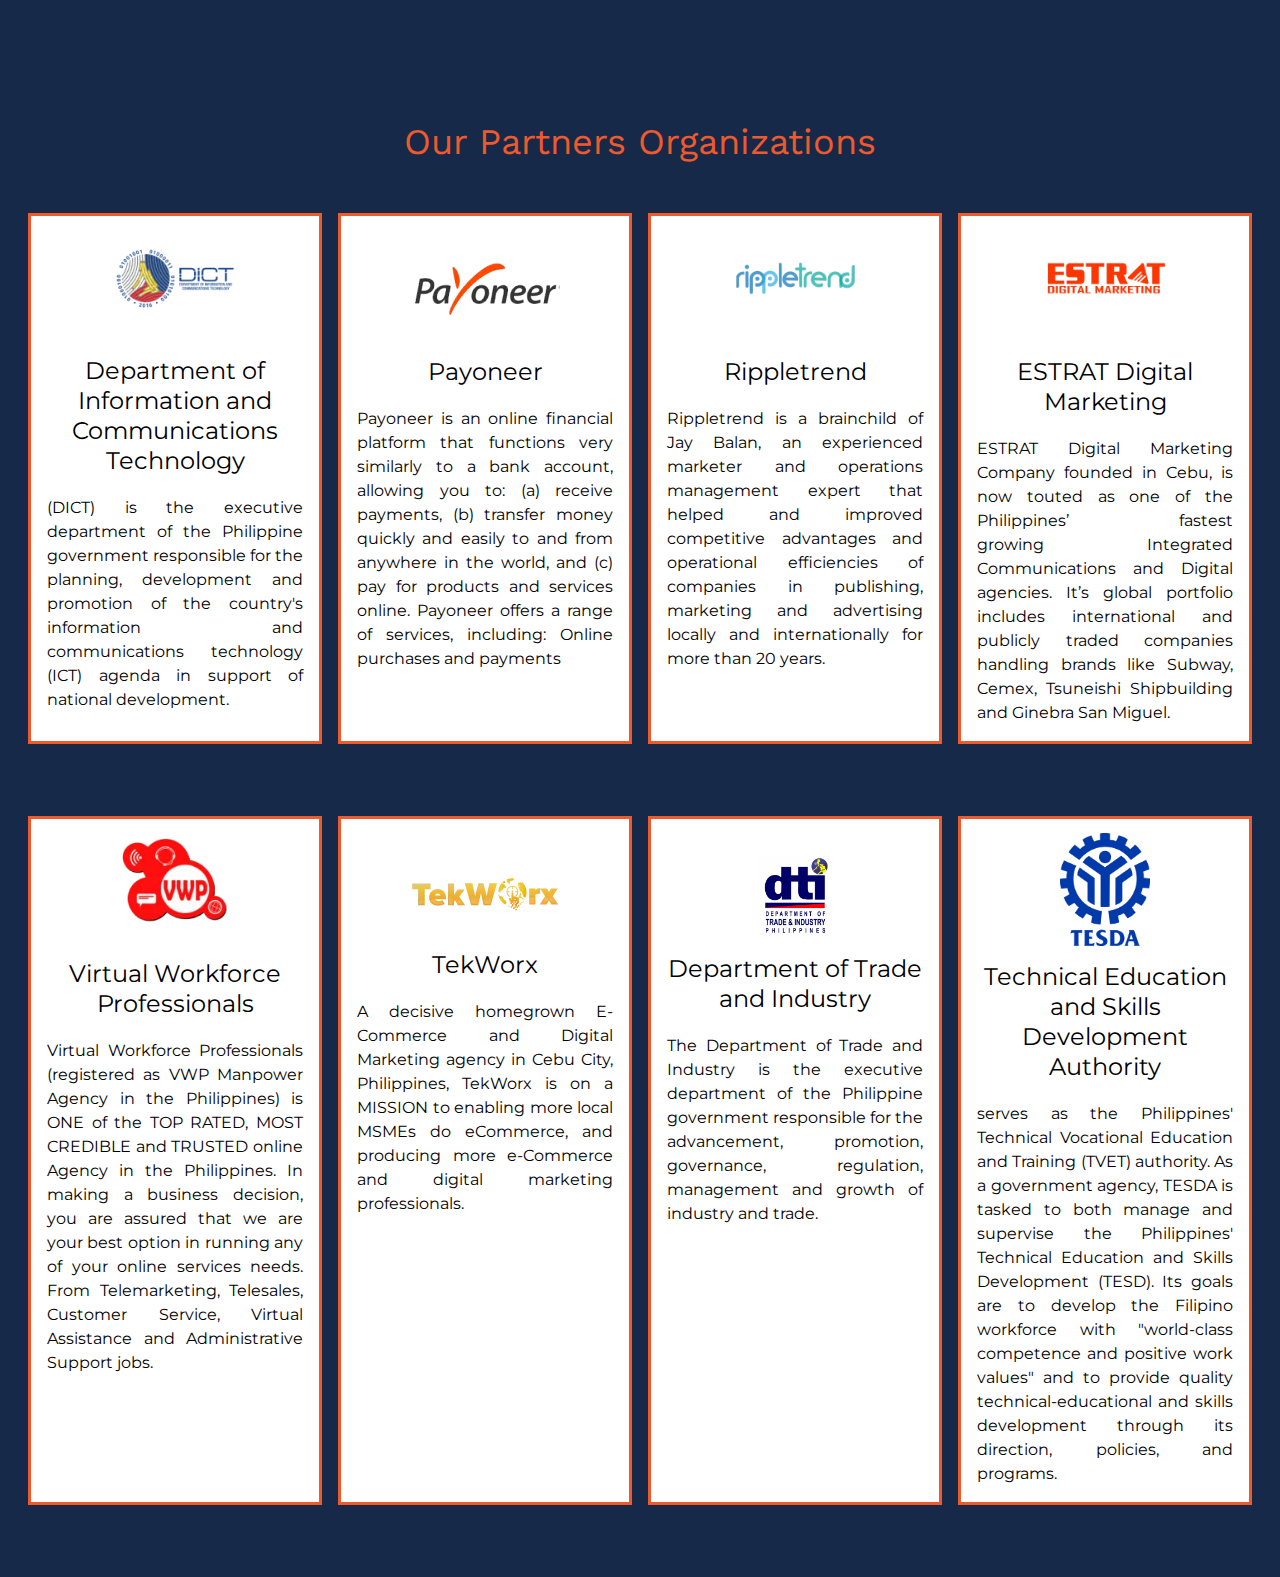
<file: partners.html>
<html>

<head>
  <meta charset="utf-8">
  <title>Portfolio</title>
  <meta name="viewport" content="width=device-width, initial-scale=1.0">
  <meta property="og:title" content="">
  <meta property="og:description" content="">
  <meta property="og:image" content="">
  <meta name="description" content="">
  <meta name="keywords" content="">
  <meta name="robots" content="">
  <link rel="icon"
    href="images/aHR0cHM6Ly9hc3NldHMuZ3Jvb3ZlYXBwcy5jb20vaW1hZ2VzLzVmODkxY2FkM2Q4NmY1MDA3NmZlOGZjMC8xNzA3NDA2NDI4X1VudGl0bGVkZGVzaWduMS5wbmc.webp">
  <link rel="preconnect" href="https://fonts.gstatic.com">
  <link
    href="https://fonts.googleapis.com/css2?family=Abril+Fatface&family=Amatic+SC:wght@400;700&family=Architects+Daughter&family=Asap:wght@400;700&family=Balsamiq+Sans:wght@400;700&family=Barlow:wght@400;700;900&family=Bebas+Neue&family=Bitter:wght@400;700;900&family=Cabin:wght@400;700&family=Cairo:wght@400;700&family=Cormorant+Garamond:wght@400;700&family=Crimson+Text:wght@400;700&family=Dancing+Script:wght@400;700&family=Fira+Sans:wght@400;700;900&family=Fjalla+One&family=Indie+Flower&family=Josefin+Sans:wght@400;700&family=Lato:wght@400;700;900&family=Libre+Baskerville:wght@400;700&family=Libre+Franklin:wght@400;700;900&family=Lobster&family=Lora:wght@400;700&family=Martel:wght@400;700;900&family=Merriweather:wght@400;700;900&family=Montserrat:wght@400;700;900&family=Mukta:wght@400;700&family=Noto+Sans+JP:wght@400;700&family=Noto+Sans+KR:wght@400;700;900&family=Noto+Sans:wght@400;700&family=Noto+Serif:wght@400;700&family=Nunito+Sans:wght@200;300;400;700;900&family=Nunito:wght@300;400;700;900&family=Old+Standard+TT:wght@400;700&family=Open+Sans+Condensed:wght@300;700&family=Open+Sans:wght@300;400;700&family=Oswald:wght@400;700&family=Overpass:wght@400;700;900&family=Oxygen:wght@300;400;700&family=PT+Sans+Narrow:wght@400;700&family=PT+Sans:wght@400;700&family=PT+Serif:wght@400;700&family=Pacifico&family=Playfair+Display:wght@400;700;900&family=Poppins:ital,wght@0,300;0,400;0,700;0,900;1,300;1,400;1,700;1,900&family=Raleway:wght@400;700;900&family=Roboto+Condensed:wght@400;700&family=Roboto+Slab:wght@400;700;900&family=Roboto:ital,wght@0,100;0,300;0,400;0,500;0,700;0,900;1,100;1,300;1,400;1,500;1,700;1,900&family=Rubik:ital,wght@0,400;0,700;1,900&family=Shadows+Into+Light&family=Signika:wght@400;700&family=Slabo+27px&family=Source+Code+Pro:wght@400;700;900&family=Source+Sans+Pro:wght@400;700;900&family=Source+Serif+Pro:wght@400;700;900&family=Tajawal:wght@400;700;900&family=Titillium+Web:wght@400;700;900&family=Ubuntu:wght@400;700&family=Work+Sans:wght@400;700;900&display=swap"
    rel="stylesheet">
  <link href="css/inpage_published.css" rel="stylesheet">
  <script type="text/javascript" async="" defer="" src="js/matomo.js"></script>
  <script src="js/e7647a48d4.js" crossorigin="anonymous"></script>
  <script
    type="text/javascript"> window.websiteurl = "https://fopsco.ph/"; var megamenuEvent = new Event('megamenuLoaded'); function setPageUrl(button, page, queryString) { var pageUrl = site.pages[page]?.url; button.setAttribute('href', pageUrl + (queryString || '')); } function urlWithQueryParam(linkHREF) { if (linkHREF.match(/^(http|https)?:\/\//i)) { var newQuery = window.location.search.substring(1); if (linkHREF.includes(newQuery)) return linkHREF; var baseLink = linkHREF.split('?')[0]; var existingQuery = linkHREF.split('?')[1] || ''; var hash = baseLink.split('#')[1] || existingQuery.split('#')[1] || ''; baseLink = baseLink.split('#')[0]; existingQuery = existingQuery.split('#')[0]; newQuery = newQuery ? '&' + newQuery : ''; var hashStr = hash ? '#' + hash : ''; var queryStr = existingQuery || newQuery ? '?' + existingQuery + newQuery : ''; return baseLink + queryStr + hashStr; } return linkHREF; } function openQuickPopup(id, config, popupFrame) { const popupClosebutton = '<button class="quick-popup-close-' + (config.closeButton || 'small') + '"><svg xmlns="http://www.w3.org/2000/svg" viewBox="0 0 32 32"><title>Close</title><g stroke-linecap="square" stroke-linejoin="miter" stroke-width="1" transform="translate(0.5 0.5)" fill="#dcdcea" stroke="#dcdcea"><line fill="none" stroke="#dcdcea" stroke-miterlimit="10" x1="27" y1="5" x2="5" y2="27"></line> <line fill="none" stroke="#dcdcea" stroke-miterlimit="10" x1="27" y1="27" x2="5" y2="5"></line></g></svg></button>'; if (document.body.classList.contains('gpblsh')) { if (!document.querySelector('[data-gp-quick-popup-id="' + id + '"]')) { var quickPopupWrapper = document.createElement('div'); quickPopupWrapper.setAttribute('data-gp-quick-popup-id', id); quickPopupWrapper.classList.add('hidden-popup'); var quickPopupWrapperInner = document.createElement('div'); quickPopupWrapperInner.innerHTML = popupClosebutton; quickPopupWrapperInner.style = "width:" + (config.width || 625) + "px"; popupFrame.classList.add('popupframe'); quickPopupWrapperInner.prepend(popupFrame); quickPopupWrapper.prepend(quickPopupWrapperInner); document.body.prepend(quickPopupWrapper); quickPopupWrapper.classList.remove('hidden-popup'); if (config.appearingAnimation) { quickPopupWrapper.children[0].classList.add(config.appearingAnimation); quickPopupWrapper.children[0].classList.add('animated'); } quickPopupWrapper.addEventListener('click', e => { if (config.leavingAnimation) { quickPopupWrapper.children[0].classList.add(config.leavingAnimation); quickPopupWrapper.children[0].classList.add('animated'); setTimeout(() => { quickPopupWrapper.children[0].classList.remove(config.leavingAnimation); quickPopupWrapper.classList.add('hidden-popup'); }, 1000); } else { quickPopupWrapper.classList.add('hidden-popup'); } }); } else { document.querySelector('[data-gp-quick-popup-id="' + id + '"]').classList.remove('hidden-popup'); } } } </script>
  <script>window.site || window.encodeSite || (window.encodeSite = function (e, s) { return e.pages = JSON.parse(atob(e.pages)), window.site = function (e) { try { const s = { ...e.pages } || {}; return new Proxy({}, {}) instanceof Object ? (delete e.pages, e.isProxy = !0, new Proxy(e, { pages: s, get(e, s) { return "pages" === s && s in this.pages ? this.pages[s] : "pages" === s ? this.pages : s in e ? e[s] : void 0 }, set: (e, s, t) => (e[s] = t, !0) })) : void 0 } catch (e) { } const s = { ...e.pages } || {}; if (new Proxy({}, {}) instanceof Object) return delete e.pages, e.isProxy = !0, new Proxy(e, { pages: s, get(e, s) { return "pages" === s && s in this.pages ? this.pages[s] : "pages" === s ? this.pages : s in e ? e[s] : void 0 }, set: (e, s, t) => (e[s] = t, !0) }) }(e), window.site });</script>
  <script
    type="text/javascript"> var _paq = window._paq || []; /* tracker methods like "setCustomDimension" should be called before "trackPageView" */ _paq.push(["setDocumentTitle", document.domain + "/" + document.title]); _paq.push(["setCookieDomain", "*.localhost"]); _paq.push(["setDomains", ["*.localhost"]]); _paq.push(['setCustomDimension', 1, "65c07809eeff8f0f7c60e362"]); _paq.push(['setCustomDimension', 2, "T3PAfAnEf"]); _paq.push(['trackPageView']); _paq.push(['enableLinkTracking']); (function () { var u = "//matomo.groovetech.io/"; _paq.push(['setTrackerUrl', u + 'matomo.php']); _paq.push(['setSiteId', '4']); var d = document, g = d.createElement('script'), s = d.getElementsByTagName('script')[0]; g.type = 'text/javascript'; g.async = true; g.defer = true; g.src = u + 'matomo.js'; s.parentNode.insertBefore(g, s); })(); </script>
  <noscript>
    <p><img src="//matomo.groovetech.io/matomo.php?idsite=4&rec=1" style="border:0;" alt="" /></p>
  </noscript>
  <link data-gp-stylesheet="" href="css/partners.css" rel="stylesheet">
</head>

<body data-gp-site-id="65c07809eeff8f0f7c60e362" data-gp-style="" class="gpblsh">
  <script>
    if (!window.mergeContentSettings) { function mergeContentSettings() { } }
  </script>
  <script
    id="IE-check"> (function () { if (!!window.navigator.userAgent.match(/MSIE|Trident/)) { document.getElementById("IE-warning").style.display = "block"; } else { document.getElementById("IE-warning").remove(); } })(); </script>
  <div id="custom-top"> </div>
  <script> (function () { var populateSiteSettings = async function () { if (window.encodeSite) { const result = await encodeSite({ "pages": "[base64]", "popups": [], "navigation": [{ "url": "index", "name": "HOME", "megamenu": null, "megamenuHideScreens": [], "megamenuAlignment": null, "megamenuMaxWidth": null, "children": [] }, { "url": "about-us", "name": "ABOUT", "megamenu": null, "megamenuHideScreens": [], "megamenuAlignment": null, "megamenuMaxWidth": null, "children": [] }, { "url": "membership", "name": "MEMBERSHIP", "megamenu": null, "megamenuHideScreens": [], "megamenuAlignment": null, "megamenuMaxWidth": null, "children": [] }, { "url": "partners", "name": "PARTNERS", "megamenu": null, "megamenuHideScreens": [], "megamenuAlignment": null, "megamenuMaxWidth": null, "children": [] }, { "url": "contact-us", "name": "CONTACT US", "megamenu": null, "megamenuHideScreens": [], "megamenuAlignment": null, "megamenuMaxWidth": null, "children": [] }], "baseURL": "https://v1.gdapis.com/api" }, "65c07809eeff8f0f7c60e362"); if (!window.inBuilder && window.websiteurl) { const separator = window.websiteurl.charAt(window.websiteurl.length - 1) === '/' ? '' : '/'; for (const page in window.site.pages) { window.site.pages[page].url = window.websiteurl + separator + window.site.pages[page]?.url; } } if (window.site) window.encodeSite = undefined; site.subscribed = []; site.subscribe = callback => { site.subscribed.push(callback); }; var clearSiteCheck = setInterval(function () { if (window.site.isProxy) { window.dispatchEvent(new Event('settingsLoaded')); clearInterval(clearSiteCheck); } }, 250); } }; document.readyState !== 'loading' ? populateSiteSettings() : document.addEventListener("DOMContentLoaded", populateSiteSettings); })(); </script>
  <div id="page-container" data-gp-page-id="T3PAfAnEf">
    <div class="blocks-container" id="blocks-container">
      <section class="gp-component-id-uo_PK4LVI gp-component" data-gp-component="block" data-gp-style=""
        data-gp-block="true" data-gp-component-id="uo_PK4LVI" tabindex="0" id="uo_PK4LVI" data-gp-block-id="12377230"
        data-gp-block-type="block" data-gp-block-data="{" id":12377230,"type":"block","thumbnail":"=""
        assets.grooveapps.com="" pages-screenshots=""
        65c4ce9fcc537.png","category":"fopsco","tag":"designed","user_id":"5f891cad3d86f50076fe8fc0","filename":null,"height":871,"global":0,"tailwind":0}"="">
        <a name="uo_PK4LVI" data-gp-block-anchor=""></a>
        <div class="" data-section-overlay=""></div>
        <div class="gp-component-id-ENOo06xYr_ gp-component" data-gp-container="" data-gp-style=""
          data-gp-component-id="ENOo06xYr_" data-gp-component="container" tabindex="0">
          <div class="gp-component gp-component-id-MMmZJZUNEv" data-gp-container="" data-gp-style="" data-gp-dnd=""
            data-gp-component="container" data-gp-component-id="MMmZJZUNEv" tabindex="0">
            <div class="gp-text-container gp-component gp-component-id-8vjQKpWJQX" data-gp-style="" data-gp-text=""
              data-gp-dnd="" data-gp-component-id="8vjQKpWJQX" data-gp-component="null" style="" tabindex="0">
              <h2 class="gp-component-id-NKhZmlAqNC" data-id="quill-node-0"><strong>Our Partners Organizations</strong>
              </h2>
            </div>
          </div>
          <div class="gp-component-id-wgA543qzOU gp-component" data-gp-component="layout-4-4-4-4" data-gp-dnd=""
            data-gp-style="" data-gp-component-id="wgA543qzOU" style="" tabindex="0">
            <div class="gp-component-id-_ZIYd83jti">
              <div class="gp-component-id-W6sZBk3hSW" data-gp-grid-col="">
                <div class="gp-component-id-bu6Seg5_ZX gp-component animate__onreveal no-animation" data-gp-container=""
                  data-gp-style="" data-gp-component-id="bu6Seg5_ZX" data-gp-component="container" tabindex="0"
                  data-gp-animation-duration="2s"><img
                    src="images/aHR0cHM6Ly9hc3NldHMuZ3Jvb3ZlYXBwcy5jb20vaW1hZ2VzLzVmODkxY2FkM2Q4NmY1MDA3NmZlOGZjMC8xNzA3MTkzMTAwX0RJQ1QyLnBuZw.webp"
                    alt=""
                    class="inline-flex items-start justify-start object-cover object-center gp-component gp-component-id-dWZlAUuqRg"
                    data-gp-style="" data-gp-dnd="" data-gp-component="image" data-gp-component-id="dWZlAUuqRg"
                    tabindex="0">
                  <div class="gp-component gp-component-id-1AzUTj47rb" data-gp-container="" data-gp-style=""
                    data-gp-dnd="" data-gp-component="container" data-gp-component-id="1AzUTj47rb" tabindex="0">
                    <div class="gp-text-container gp-component gp-component-id-RpGwHXa2ZX" data-gp-style=""
                      data-gp-text="" data-gp-dnd="" data-gp-component-id="RpGwHXa2ZX" data-gp-component="null" style=""
                      tabindex="0">
                      <h3 class="gp-component-id-ik3ohk5B8h" data-id="quill-node-0">Department of Information and
                        Communications Technology</h3>
                    </div>
                    <div class="gp-text-container gp-component gp-component-id-oHh3DmsIiP" data-gp-style=""
                      data-gp-text="" data-gp-dnd="" data-gp-component-id="oHh3DmsIiP" data-gp-component="null" style=""
                      tabindex="0">
                      <p class="gp-component-id-_4ftpvo_aN" style="text-align: justify;" data-id="quill-node-0">(DICT)
                        is the executive department of the Philippine government responsible for the planning,
                        development and promotion of the country's information and communications technology (ICT)
                        agenda in support of national development.</p>
                    </div>
                  </div>
                </div>
              </div>
              <div class="gp-component-id-4wNmWf0BgB" data-gp-grid-col="">
                <div class="gp-component-id-PqrzEgo51j gp-component animate__onreveal no-animation" data-gp-container=""
                  data-gp-style="" data-gp-component-id="PqrzEgo51j" data-gp-component="container" tabindex="0"
                  data-gp-animation-duration="2s"><a data-gp-dnd="" data-gp-style="" data-gp-button-id="MTPRe6NmQ"
                    class="inline-flex items-start justify-start object-cover object-center overflow-hidden gp-component gp-component-id-J1u47Y9438"
                    data-gp-component-id="J1u47Y9438" href="https://fopsco.ph/partners" data-gp-component="null"><img
                      src="images/aHR0cHM6Ly9hc3NldHMuZ3Jvb3ZlYXBwcy5jb20vaW1hZ2VzLzVmODkxY2FkM2Q4NmY1MDA3NmZlOGZjMC8xNzA3MTkzMjgxX3BheW9uZWVyMi5wbmc.webp"
                      alt="" class="object-cover object-center">
                    <script
                      id="script-LVRQqaRpr"> ['load', 'settingsLoaded', 'megamenuLoaded'].forEach(myEvent => { window.addEventListener(myEvent, function () { const button = document.querySelector('[data-gp-button-id="MTPRe6NmQ"]'); if (button) setPageUrl(button, "T3PAfAnEf", null) }); }); </script>
                  </a>
                  <div class="gp-component gp-component-id-ouKgI0uKrP" data-gp-container="" data-gp-style=""
                    data-gp-dnd="" data-gp-component="container" data-gp-component-id="ouKgI0uKrP" tabindex="0">
                    <div class="gp-text-container gp-component gp-component-id-tarjzrE9Szm" data-gp-style=""
                      data-gp-text="" data-gp-dnd="" data-gp-component-id="tarjzrE9Szm" data-gp-component="null"
                      style="" tabindex="0">
                      <h3 class="gp-component-id-ZsvYNTU_vC_" data-id="quill-node-0">Payoneer</h3>
                    </div>
                    <div class="gp-text-container gp-component gp-component-id-t3nRjT09gQW" data-gp-style=""
                      data-gp-text="" data-gp-dnd="" data-gp-component-id="t3nRjT09gQW" data-gp-component="null"
                      style="" tabindex="0">
                      <p class="gp-component-id-uYAkPKGnYB4" data-id="quill-node-0" style="text-align: justify;">
                        Payoneer is an online financial platform that functions very similarly to a bank account,
                        allowing you to: (a) receive payments, (b) transfer money quickly and easily to and from
                        anywhere in the world, and (c) pay for products and services online. Payoneer offers a range of
                        services, including: Online purchases and payments</p>
                    </div>
                  </div>
                </div>
              </div>
              <div class="gp-component-id-OGmueqhKDj" data-gp-grid-col="">
                <div class="gp-component-id-MaKZwuzVe21 gp-component animate__onreveal no-animation"
                  data-gp-container="" data-gp-style="" data-gp-component-id="MaKZwuzVe21" data-gp-component="container"
                  tabindex="0" data-gp-animation-duration="2s"><img
                    src="images/aHR0cHM6Ly9hc3NldHMuZ3Jvb3ZlYXBwcy5jb20vaW1hZ2VzLzVmODkxY2FkM2Q4NmY1MDA3NmZlOGZjMC8xNzA3MTkzNDc3X3JpcHBsZXRyZW5kMi5wbmc.webp"
                    alt=""
                    class="inline-flex items-start justify-start object-cover object-center gp-component gp-component-id-0Hk4kXc_QSh"
                    data-gp-style="" data-gp-dnd="" data-gp-component="image" data-gp-component-id="0Hk4kXc_QSh"
                    style="" tabindex="0">
                  <div class="gp-component gp-component-id-VWpDio9QXkJ" data-gp-container="" data-gp-style=""
                    data-gp-dnd="" data-gp-component="container" data-gp-component-id="VWpDio9QXkJ" tabindex="0">
                    <div class="gp-text-container gp-component gp-component-id-mJpnY8dxfU0" data-gp-style=""
                      data-gp-text="" data-gp-dnd="" data-gp-component-id="mJpnY8dxfU0" data-gp-component="null"
                      style="" tabindex="0">
                      <h3 class="gp-component-id-wdlChOhHZlt" data-id="quill-node-0">Rippletrend</h3>
                    </div>
                    <div class="gp-text-container gp-component gp-component-id-zjK6wbbjrUv" data-gp-style=""
                      data-gp-text="" data-gp-dnd="" data-gp-component-id="zjK6wbbjrUv" data-gp-component="null"
                      style="" tabindex="0">
                      <p class="gp-component-id-6mPnNGl0KHy" data-id="quill-node-0" style="text-align: justify;">
                        Rippletrend is a brainchild of Jay Balan, an experienced marketer and operations management
                        expert that helped and improved competitive advantages and operational efficiencies of companies
                        in publishing, marketing and advertising locally and internationally for more than 20 years.</p>
                    </div>
                  </div>
                </div>
              </div>
              <div class="gp-component-id-UIYl40Sf60" data-gp-grid-col="">
                <div class="gp-component-id-KVGWB1_Bt6o gp-component animate__onreveal no-animation"
                  data-gp-container="" data-gp-style="" data-gp-component-id="KVGWB1_Bt6o" data-gp-component="container"
                  tabindex="0" data-gp-animation-duration="2s"><img
                    src="images/aHR0cHM6Ly9hc3NldHMuZ3Jvb3ZlYXBwcy5jb20vaW1hZ2VzLzVmODkxY2FkM2Q4NmY1MDA3NmZlOGZjMC8xNzA3MTkzNjgxX2VzdHJhdGRpZ2l0YWxtYXJrZXRpbmcyLnBuZw.webp"
                    alt=""
                    class="inline-flex items-start justify-start object-cover object-center gp-component gp-component-id-ALdDM5hG2E4"
                    data-gp-style="" data-gp-dnd="" data-gp-component="image" data-gp-component-id="ALdDM5hG2E4"
                    tabindex="0">
                  <div class="gp-component gp-component-id-_70N4h4OVQW" data-gp-container="" data-gp-style=""
                    data-gp-dnd="" data-gp-component="container" data-gp-component-id="_70N4h4OVQW" tabindex="0">
                    <div class="gp-text-container gp-component gp-component-id-_e0CdLj5IGi" data-gp-style=""
                      data-gp-text="" data-gp-dnd="" data-gp-component-id="_e0CdLj5IGi" data-gp-component="null"
                      style="" tabindex="0">
                      <h3 class="gp-component-id-nxHVXs1hpV8" data-id="quill-node-0">ESTRAT Digital Marketing</h3>
                    </div>
                    <div class="gp-text-container gp-component gp-component-id-uypWN_2xhcl" data-gp-style=""
                      data-gp-text="" data-gp-dnd="" data-gp-component-id="uypWN_2xhcl" data-gp-component="null"
                      style="" tabindex="0">
                      <p class="gp-component-id-AxNOQ110OhH" data-id="quill-node-0" style="text-align: justify;">ESTRAT
                        Digital Marketing Company founded in Cebu, is now touted as one of the Philippines’ fastest
                        growing Integrated Communications and Digital agencies. It’s global portfolio includes
                        international and publicly traded companies handling brands like Subway, Cemex, Tsuneishi
                        Shipbuilding and Ginebra San Miguel.</p>
                    </div>
                  </div>
                </div>
              </div>
            </div>
          </div>
        </div>
      </section>
      <section class="gp-component-id-JaGxzkZIO gp-component" data-gp-component="block" data-gp-style=""
        data-gp-block="true" data-gp-component-id="JaGxzkZIO" tabindex="0" id="JaGxzkZIO" data-gp-block-id="12377746"
        data-gp-block-type="block" data-gp-block-data="{" id":12377746,"type":"block","thumbnail":"=""
        assets.grooveapps.com="" pages-screenshots=""
        65cb9260e48f7.png","category":"fopsco","tag":"designed","user_id":"5f891cad3d86f50076fe8fc0","filename":null,"height":796,"global":0,"tailwind":0}"="">
        <a name="JaGxzkZIO" data-gp-block-anchor=""></a>
        <div class="" data-section-overlay=""></div>
        <div class="gp-component gp-component-id-_29_0ZmBcT" data-gp-container="" data-gp-style=""
          data-gp-component-id="_29_0ZmBcT" data-gp-component="container" tabindex="0">
          <div class="gp-component-id-UyP70h4zau gp-component" data-gp-component="layout-4-4-4-4" data-gp-dnd=""
            data-gp-style="" data-gp-component-id="UyP70h4zau" style="" tabindex="0">
            <div class="gp-component-id-_ZIYd83jti">
              <div class="gp-component-id-W6sZBk3hSW" data-gp-grid-col="">
                <div class="gp-component-id-9qm1TC6DqH gp-component animate__onreveal no-animation" data-gp-container=""
                  data-gp-style="" data-gp-component-id="9qm1TC6DqH" data-gp-component="container" tabindex="0"
                  data-gp-animation-duration="2s"><img
                    src="images/aHR0cHM6Ly9hc3NldHMuZ3Jvb3ZlYXBwcy5jb20vaW1hZ2VzLzVmODkxY2FkM2Q4NmY1MDA3NmZlOGZjMC8xNzA3MTk0ODc1X1ZXUDIucG5n.webp"
                    alt=""
                    class="inline-flex items-start justify-start object-cover object-center gp-component gp-component-id-aUS_JUibri"
                    data-gp-style="" data-gp-dnd="" data-gp-component="image" data-gp-component-id="aUS_JUibri"
                    tabindex="0">
                  <div class="gp-component gp-component-id-dudWNLh1OI" data-gp-container="" data-gp-style=""
                    data-gp-dnd="" data-gp-component="container" data-gp-component-id="dudWNLh1OI" tabindex="0"
                    style="">
                    <div class="gp-text-container gp-component gp-component-id-2A9tnKlFmc" data-gp-style=""
                      data-gp-text="" data-gp-dnd="" data-gp-component-id="2A9tnKlFmc" data-gp-component="null" style=""
                      tabindex="0">
                      <h3 class="gp-component-id-Oo53Lq_9lR">Virtual Workforce Professionals</h3>
                    </div>
                    <div class="gp-text-container gp-component gp-component-id-X16GLYCDq8" data-gp-style=""
                      data-gp-text="" data-gp-dnd="" data-gp-component-id="X16GLYCDq8" data-gp-component="null" style=""
                      tabindex="0">
                      <p class="gp-component-id-dCYDV8t70x" style="text-align: justify;" data-id="quill-node-0">Virtual
                        Workforce Professionals (registered as VWP Manpower Agency in the Philippines) is ONE of the TOP
                        RATED, MOST CREDIBLE and TRUSTED online Agency in the Philippines. In making a business
                        decision, you are assured that we are your best option in running any of your online services
                        needs. From Telemarketing, Telesales, Customer Service, Virtual Assistance and Administrative
                        Support jobs.</p>
                    </div>
                  </div>
                </div>
              </div>
              <div class="gp-component-id-4wNmWf0BgB" data-gp-grid-col="">
                <div class="gp-component-id-D9aqa5Zqm6 gp-component animate__onreveal no-animation" data-gp-container=""
                  data-gp-style="" data-gp-component-id="D9aqa5Zqm6" data-gp-component="container" tabindex="0"
                  data-gp-animation-duration="2s"><img
                    src="images/aHR0cHM6Ly9hc3NldHMuZ3Jvb3ZlYXBwcy5jb20vaW1hZ2VzLzVmODkxY2FkM2Q4NmY1MDA3NmZlOGZjMC8xNzA3MTk1MTQyX3Rla3dvcngyLnBuZw.webp"
                    alt=""
                    class="inline-flex items-start justify-start object-cover object-center gp-component gp-component-id-1AEffh7qI"
                    data-gp-style="" data-gp-dnd="" data-gp-component="image" data-gp-component-id="1AEffh7qI"
                    tabindex="0">
                  <div class="gp-component gp-component-id-k8645pg_x0" data-gp-container="" data-gp-style=""
                    data-gp-dnd="" data-gp-component="container" data-gp-component-id="k8645pg_x0" tabindex="0">
                    <div class="gp-text-container gp-component gp-component-id-NJNJ0fWoKi5" data-gp-style=""
                      data-gp-text="" data-gp-dnd="" data-gp-component-id="NJNJ0fWoKi5" data-gp-component="null"
                      style="" tabindex="0">
                      <h3 class="gp-component-id-W7kyMsRv7v_" data-id="quill-node-1">TekWorx</h3>
                    </div>
                    <div class="gp-text-container gp-component gp-component-id-T1egjEsAPiB" data-gp-style=""
                      data-gp-text="" data-gp-dnd="" data-gp-component-id="T1egjEsAPiB" data-gp-component="null"
                      style="" tabindex="0">
                      <p class="gp-component-id-yHzzpw_D0qv" style="text-align: justify;" data-id="quill-node-0">A
                        decisive homegrown E-Commerce and Digital Marketing agency in Cebu City, Philippines, TekWorx is
                        on a MISSION to enabling more local MSMEs do eCommerce, and producing more e-Commerce and
                        digital marketing professionals.</p>
                    </div>
                  </div>
                </div>
              </div>
              <div class="gp-component-id-OGmueqhKDj" data-gp-grid-col="">
                <div class="gp-component-id-sIWDlPnfVb7 gp-component animate__onreveal no-animation"
                  data-gp-container="" data-gp-style="" data-gp-component-id="sIWDlPnfVb7" data-gp-component="container"
                  tabindex="0" data-gp-animation-duration="2s"><img
                    src="images/aHR0cHM6Ly9hc3NldHMuZ3Jvb3ZlYXBwcy5jb20vaW1hZ2VzLzVmODkxY2FkM2Q4NmY1MDA3NmZlOGZjMC8xNzA3ODI5OTg0X2R0aS53ZWJw.webp"
                    alt=""
                    class="inline-flex items-start justify-start object-cover object-center gp-component gp-component-id-Y09bAYTCanW"
                    data-gp-style="" data-gp-dnd="" data-gp-component="image" data-gp-component-id="Y09bAYTCanW"
                    tabindex="0">
                  <div class="gp-component gp-component-id-slDfZgWc0_0" data-gp-container="" data-gp-style=""
                    data-gp-dnd="" data-gp-component="container" data-gp-component-id="slDfZgWc0_0" tabindex="0">
                    <div class="gp-text-container gp-component gp-component-id-N7230ygWsFO" data-gp-style=""
                      data-gp-text="" data-gp-dnd="" data-gp-component-id="N7230ygWsFO" data-gp-component="null"
                      style="" tabindex="0">
                      <h3 class="gp-component-id-1hXwzPT9alE" data-id="quill-node-0">Department of Trade and Industry
                      </h3>
                    </div>
                    <div class="gp-text-container gp-component gp-component-id-m48Y8r7wIGs" data-gp-style=""
                      data-gp-text="" data-gp-dnd="" data-gp-component-id="m48Y8r7wIGs" data-gp-component="null"
                      style="" tabindex="0">
                      <p class="gp-component-id-lbLApF56Ta1" data-id="quill-node-0" style="text-align: justify;">The
                        Department of Trade and Industry is the executive department of the Philippine government
                        responsible for the advancement, promotion, governance, regulation, management and growth of
                        industry and trade.</p>
                    </div>
                  </div>
                </div>
              </div>
              <div class="gp-component-id-UIYl40Sf60" data-gp-grid-col="">
                <div class="gp-component-id-dtnfOxqxOrQ gp-component animate__onreveal no-animation"
                  data-gp-container="" data-gp-style="" data-gp-component-id="dtnfOxqxOrQ" data-gp-component="container"
                  tabindex="0" data-gp-animation-duration="2s"><img
                    src="images/aHR0cHM6Ly9hc3NldHMuZ3Jvb3ZlYXBwcy5jb20vaW1hZ2VzLzVmODkxY2FkM2Q4NmY1MDA3NmZlOGZjMC8xNzA3ODMwMDIxX1RFU0RBLndlYnA.webp"
                    alt=""
                    class="inline-flex items-start justify-start object-cover object-center gp-component gp-component-id-jv7D_CyXVIy"
                    data-gp-style="" data-gp-dnd="" data-gp-component="image" data-gp-component-id="jv7D_CyXVIy"
                    tabindex="0">
                  <div class="gp-component gp-component-id-rgeifaPkBle" data-gp-container="" data-gp-style=""
                    data-gp-dnd="" data-gp-component="container" data-gp-component-id="rgeifaPkBle" tabindex="0">
                    <div class="gp-text-container gp-component gp-component-id-Jx4XYweUxfh" data-gp-style=""
                      data-gp-text="" data-gp-dnd="" data-gp-component-id="Jx4XYweUxfh" data-gp-component="null"
                      style="" tabindex="0">
                      <h3 class="gp-component-id-Yc_7QqIzbH9" data-id="quill-node-0">Technical Education and Skills
                        Development Authority</h3>
                    </div>
                    <div class="gp-text-container gp-component gp-component-id-IE2Ijy0UH6U" data-gp-style=""
                      data-gp-text="" data-gp-dnd="" data-gp-component-id="IE2Ijy0UH6U" data-gp-component="null"
                      style="" tabindex="0">
                      <p class="gp-component-id-QF0QecoaJuQ" data-id="quill-node-0" style="text-align: justify;">serves
                        as the Philippines' Technical Vocational Education and Training (TVET) authority. As a
                        government agency, TESDA is tasked to both manage and supervise the Philippines' Technical
                        Education and Skills Development (TESD). Its goals are to develop the Filipino workforce with
                        "world-class competence and positive work values" and to provide quality technical-educational
                        and skills development through its direction, policies, and programs.</p>
                    </div>
                  </div>
                </div>
              </div>
            </div>
          </div>
        </div>
      </section>
    </div>
    <div id="blocks-staging" style="top: 0px; left: 0; position: absolute;"></div>
  </div>
  <div id="custom-bottom"> </div>
  <script data-cfasync="false" src="js/email-decode.min.js"></script>
  <script> (function () { var callSiteCallbacks = function () { if (window.site && window.site.subscribed) { site.subscribed.forEach(callback => { callback(); }); } }; document.readyState !== 'loading' ? callSiteCallbacks() : document.addEventListener("DOMContentLoaded", callSiteCallbacks); })(); </script>
  <script src="js/inpage_published.js"></script>
</body>

</html>
</file>
